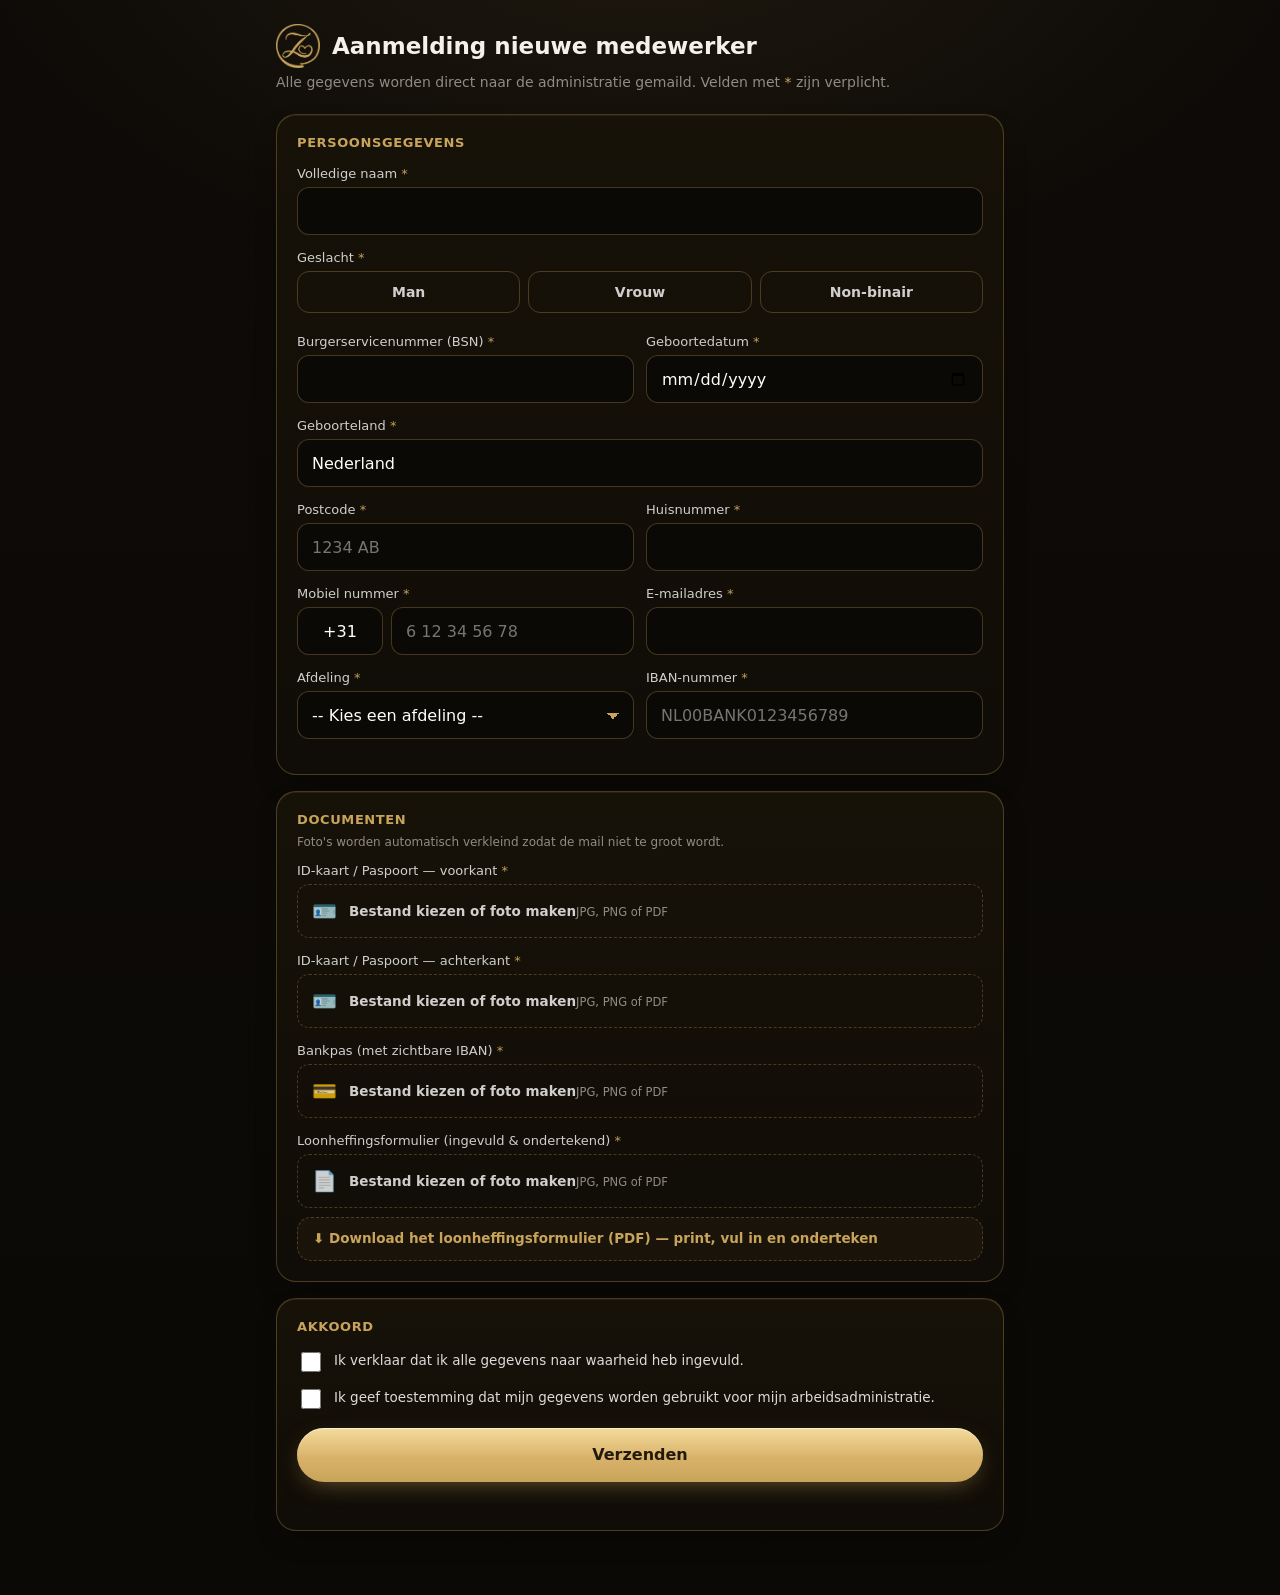
<file: aanmelden/index.html>
<!DOCTYPE html>
<html lang="nl">
<head>
<meta charset="utf-8">
<meta name="viewport" content="width=device-width, initial-scale=1, viewport-fit=cover">
<title>Aanmelden — 't Zusje Roermond</title>
<link rel="icon" type="image/png" href="../favicon.png">
<link rel="apple-touch-icon" href="../favicon.png">
<style>
:root{--gold:#c8a45b;--gold-bright:#f0d28a;--bg:#0b0906;--bg2:#120d08;--line:rgba(200,164,91,.3);--muted:rgba(245,241,232,.55);--grad-gold:linear-gradient(180deg,#f4dc9c 0%,#d9b26a 55%,#c8a45b 100%);--ease:cubic-bezier(.4,0,.2,1)}
*,*::before,*::after{box-sizing:border-box}
html,body{margin:0;background:radial-gradient(ellipse 90% 45% at 50% -8%, rgba(200,164,91,.10), transparent 60%),linear-gradient(180deg,#0d0a07,#0b0906);color:#f5f1e8;font-family:Inter,ui-sans-serif,system-ui,-apple-system,"Segoe UI",sans-serif;-webkit-font-smoothing:antialiased}
.wrap{max-width:760px;margin:0 auto;padding:24px 16px calc(48px + env(safe-area-inset-bottom))}

.backbtn{display:inline-block;border:1px solid var(--line);background:transparent;color:var(--gold);
  font-family:inherit;font-size:13px;font-weight:600;padding:9px 16px;border-radius:999px;cursor:pointer;
  margin-bottom:16px;text-decoration:none}
.backbtn:hover{background:#1a1a1a;border-color:var(--gold)}
.head{display:flex;align-items:center;gap:12px;margin-bottom:6px}
.head img{width:44px;height:44px;object-fit:contain}
h1{font-size:23px;font-weight:600;margin:0}
.sub{color:var(--muted);font-size:14px;margin:0 0 24px}

.card{border:1px solid var(--line);border-radius:20px;background:linear-gradient(180deg,#171208,#100c07);padding:20px;margin-bottom:16px;box-shadow:0 12px 30px -14px rgba(0,0,0,.6),inset 0 1px 0 rgba(240,210,138,.07)}
.card h2{font-size:13px;font-weight:700;margin:0 0 16px;color:var(--gold);
  text-transform:uppercase;letter-spacing:.6px}

.field{margin-bottom:15px}
.field:last-child{margin-bottom:0}
label{display:block;font-size:13px;color:rgba(255,255,255,.8);margin:0 0 6px;font-weight:500}
.req{color:var(--gold)}
input[type=text],input[type=date],input[type=tel],input[type=email],select{
  width:100%;min-height:48px;border:1px solid var(--line);border-radius:12px;background:var(--bg);color:#fff;
  font-size:16px;padding:0 14px;outline:none;font-family:inherit}
select{appearance:none;background-image:linear-gradient(45deg,transparent 50%,var(--gold) 50%),linear-gradient(135deg,var(--gold) 50%,transparent 50%);
  background-position:calc(100% - 20px) 21px,calc(100% - 14px) 21px;background-size:6px 6px,6px 6px;background-repeat:no-repeat;padding-right:40px}
input:focus,select:focus{border-color:var(--gold);box-shadow:0 0 0 4px rgba(200,164,91,.15),0 0 20px -8px rgba(200,164,91,.4)}
.row{display:flex;gap:12px;flex-wrap:wrap}
.row>.field{flex:1;min-width:150px}
.hint{font-size:12px;color:var(--muted);margin-top:5px}

/* radio's */
.radios{display:flex;gap:8px;flex-wrap:wrap}
.radio{flex:1;min-width:100px;position:relative}
.radio input{position:absolute;opacity:0;width:0;height:0}
.radio span{display:block;text-align:center;border:1px solid var(--line);border-radius:12px;padding:12px 8px;
  font-size:14px;font-weight:600;cursor:pointer;transition:all .15s ease}
.radio input:checked+span{background:var(--grad-gold);color:#241a0c;border-color:transparent;box-shadow:0 4px 12px -4px rgba(200,164,91,.5)}
.radio input:focus-visible+span{box-shadow:0 0 0 3px rgba(200,164,91,.3)}

/* uploads */
.upload{border:1px dashed var(--line);border-radius:12px;padding:14px;display:flex;align-items:center;gap:12px;
  cursor:pointer;transition:border-color .15s ease,background .15s ease}
.upload:hover{border-color:var(--gold);background:rgba(200,164,91,.05)}
.upload.filled{border-style:solid;border-color:var(--gold);background:rgba(200,164,91,.1);box-shadow:0 0 18px -8px rgba(200,164,91,.35)}
.upload input{display:none}
.upload .ico{font-size:20px;flex:0 0 auto}
.upload .txt{flex:1;min-width:0}
.upload .name{font-size:13.5px;font-weight:600;overflow:hidden;text-overflow:ellipsis;white-space:nowrap}
.upload .meta{font-size:11.5px;color:var(--muted);margin-top:2px}

/* akkoord */
.check{display:flex;align-items:flex-start;gap:10px;margin-bottom:12px}
.check input{width:20px;height:20px;accent-color:var(--gold);flex:0 0 auto;margin-top:2px}
.check label{margin:0;font-size:13.5px;line-height:1.5;color:rgba(255,255,255,.85)}

.btn{width:100%;min-height:54px;border:none;background:var(--grad-gold);color:#241a0c;
  border-radius:999px;font-size:16px;font-weight:800;cursor:pointer;font-family:inherit;margin-top:4px;box-shadow:0 8px 24px -8px rgba(200,164,91,.5),inset 0 1px 0 rgba(255,255,255,.5);transition:all .18s var(--ease)}
.btn:hover:not(:disabled){filter:brightness(1.06);transform:translateY(-1px)}
.btn:disabled{opacity:.5;cursor:not-allowed}
.msg{margin-top:14px;padding:14px 16px;border-radius:12px;font-size:14px;line-height:1.5;display:none}
.msg.err{display:block;background:rgba(255,107,107,.12);border:1px solid rgba(255,107,107,.45);color:#ff9b9b}
.msg.ok{display:block;background:rgba(200,164,91,.12);border:1px solid var(--gold);color:var(--gold)}
.progress{font-size:13px;color:var(--muted);text-align:center;margin-top:10px;min-height:18px}

#done{display:none;text-align:center;padding:40px 20px}
#done .big{font-size:48px;margin-bottom:12px}
#done h2{font-size:22px;margin:0 0 8px;color:var(--gold)}
#done p{color:var(--muted);font-size:14px;line-height:1.6;margin:0 0 20px}
#done button{min-height:48px;padding:0 24px;border:1px solid var(--gold);background:transparent;color:var(--gold);
  border-radius:24px;font-size:15px;font-weight:600;cursor:pointer;font-family:inherit}
.dlform{display:block;margin-top:9px;padding:11px 15px;border:1px dashed var(--line);border-radius:14px;
  color:var(--gold);font-size:13.5px;font-weight:600;text-decoration:none;line-height:1.45;
  background:rgba(200,164,91,.05);transition:all .18s var(--ease)}
.dlform:hover{border-color:var(--gold);background:rgba(200,164,91,.12)}
</style>
</head>
<body>
<div class="wrap">
  <div id="formView">
    <div class="head">
      <img src="../logo.png" alt="">
      <h1>Aanmelding nieuwe medewerker</h1>
    </div>
    <p class="sub">Alle gegevens worden direct naar de administratie gemaild. Velden met <span class="req">*</span> zijn verplicht.</p>

    <form id="signupForm" novalidate>
      <div class="card">
        <h2>Persoonsgegevens</h2>

        <div class="field">
          <label for="fullName">Volledige naam <span class="req">*</span></label>
          <input type="text" id="fullName" name="fullName" autocomplete="name" required>
        </div>

        <div class="field">
          <label>Geslacht <span class="req">*</span></label>
          <div class="radios">
            <label class="radio"><input type="radio" name="gender" value="Man"><span>Man</span></label>
            <label class="radio"><input type="radio" name="gender" value="Vrouw"><span>Vrouw</span></label>
            <label class="radio"><input type="radio" name="gender" value="Non-binair"><span>Non-binair</span></label>
          </div>
        </div>

        <div class="row">
          <div class="field">
            <label for="bsn">Burgerservicenummer (BSN) <span class="req">*</span></label>
            <input type="text" id="bsn" name="bsn" inputmode="numeric" required>
          </div>
          <div class="field">
            <label for="birthDate">Geboortedatum <span class="req">*</span></label>
            <input type="date" id="birthDate" name="birthDate" required>
          </div>
        </div>

        <div class="field">
          <label for="birthCountry">Geboorteland <span class="req">*</span></label>
          <input type="text" id="birthCountry" name="birthCountry" value="Nederland" required>
        </div>

        <div class="row">
          <div class="field">
            <label for="postcode">Postcode <span class="req">*</span></label>
            <input type="text" id="postcode" name="postcode" placeholder="1234 AB" required>
          </div>
          <div class="field">
            <label for="houseNumber">Huisnummer <span class="req">*</span></label>
            <input type="text" id="houseNumber" name="houseNumber" required>
          </div>
        </div>

        <div class="row">
          <div class="field">
            <label for="mobile">Mobiel nummer <span class="req">*</span></label>
            <div style="display:grid;grid-template-columns:86px 1fr;gap:8px">
              <input type="tel" id="landcode" value="+31" aria-label="Landcode" style="text-align:center">
              <input type="tel" id="mobile" name="mobile" placeholder="6 12 34 56 78" required>
            </div>
          </div>
          <div class="field">
            <label for="email">E-mailadres <span class="req">*</span></label>
            <input type="email" id="email" name="email" autocomplete="email" required>
          </div>
        </div>

        <div class="row">
          <div class="field">
            <label for="department">Afdeling <span class="req">*</span></label>
            <select id="department" name="department" required>
              <option value="">-- Kies een afdeling --</option>
              <option>Bediening</option>
              <option>Keuken</option>
              <option>Spoelkeuken</option>
              <option>Schoonmaak</option>
            </select>
          </div>
          <div class="field">
            <label for="iban">IBAN-nummer <span class="req">*</span></label>
            <input type="text" id="iban" name="iban" placeholder="NL00BANK0123456789" required>
          </div>
        </div>
      </div>

      <div class="card">
        <h2>Documenten</h2>
        <p class="hint" style="margin:-8px 0 14px">Foto's worden automatisch verkleind zodat de mail niet te groot wordt.</p>

        <div class="field">
          <label>ID-kaart / Paspoort — voorkant <span class="req">*</span></label>
          <label class="upload" data-for="id_front">
            <span class="ico">🪪</span>
            <span class="txt"><span class="name">Bestand kiezen of foto maken</span><span class="meta">JPG, PNG of PDF</span></span>
            <input type="file" id="id_front" accept=".jpg,.jpeg,.png,.pdf,image/*">
          </label>
        </div>

        <div class="field">
          <label>ID-kaart / Paspoort — achterkant <span class="req">*</span></label>
          <label class="upload" data-for="id_back">
            <span class="ico">🪪</span>
            <span class="txt"><span class="name">Bestand kiezen of foto maken</span><span class="meta">JPG, PNG of PDF</span></span>
            <input type="file" id="id_back" accept=".jpg,.jpeg,.png,.pdf,image/*">
          </label>
        </div>

        <div class="field">
          <label>Bankpas (met zichtbare IBAN) <span class="req">*</span></label>
          <label class="upload" data-for="bank_card">
            <span class="ico">💳</span>
            <span class="txt"><span class="name">Bestand kiezen of foto maken</span><span class="meta">JPG, PNG of PDF</span></span>
            <input type="file" id="bank_card" accept=".jpg,.jpeg,.png,.pdf,image/*">
          </label>
        </div>

        <div class="field">
          <label>Loonheffingsformulier (ingevuld &amp; ondertekend) <span class="req">*</span></label>
          <label class="upload" data-for="tax_form">
            <span class="ico">📄</span>
            <span class="txt"><span class="name">Bestand kiezen of foto maken</span><span class="meta">JPG, PNG of PDF</span></span>
            <input type="file" id="tax_form" accept=".jpg,.jpeg,.png,.pdf,image/*">
          </label>
          <a class="dlform" href="https://download.belastingdienst.nl/belastingdienst/docs/model_opgaaf_gegevens_loonheffingen_lh0082z12fol.pdf" target="_blank" rel="noopener">
            ⬇️ Download het loonheffingsformulier (PDF) — print, vul in en onderteken
          </a>
        </div>
      </div>

      <div class="card">
        <h2>Akkoord</h2>
        <div class="check">
          <input type="checkbox" id="confirm_correct">
          <label for="confirm_correct">Ik verklaar dat ik alle gegevens naar waarheid heb ingevuld.</label>
        </div>
        <div class="check">
          <input type="checkbox" id="confirm_privacy">
          <label for="confirm_privacy">Ik geef toestemming dat mijn gegevens worden gebruikt voor mijn arbeidsadministratie.</label>
        </div>

        <button type="submit" class="btn" id="submitBtn">Verzenden</button>
        <div class="progress" id="progress"></div>
        <div class="msg" id="msg"></div>
      </div>
    </form>
  </div>

  <div id="done">
    <div class="big">✅</div>
    <h2>Bedankt voor je aanmelding!</h2>
    <p>De gegevens en documenten zijn verstuurd naar de administratie.<br>Je hoeft verder niets te doen.</p>
    <button type="button" id="againBtn">Nog een aanmelding invullen</button>
  </div>
</div>

<script>
(function(){
  // Apps Script dat de mail met bijlagen naar roermond@zusje.nl stuurt
  const SCRIPT_URL = "https://script.google.com/macros/s/AKfycbx6XXMHSoVzK_YWDLSq16mtLCgaiT5tpUDcjieL1RUgyUH71VGdkr2II8nqudqjcMYY/exec";

  const $ = id => document.getElementById(id);
  const form = $('signupForm'), btn = $('submitBtn'), msg = $('msg'), prog = $('progress');
  const FILES = ['id_front','id_back','bank_card','tax_form'];
  const MAX_DIM = 1600, JPEG_Q = 0.72, MAX_TOTAL = 18 * 1024 * 1024;

  // Bestandsnaam tonen zodra er iets gekozen is
  FILES.forEach(id=>{
    const input = $(id), box = input.closest('.upload');
    input.addEventListener('change', ()=>{
      const f = input.files && input.files[0];
      box.classList.toggle('filled', !!f);
      box.querySelector('.name').textContent = f ? f.name : 'Bestand kiezen of foto maken';
      box.querySelector('.meta').textContent = f ? (Math.round(f.size/1024) + ' KB') : 'JPG, PNG of PDF';
    });
  });

  function showMsg(type, html){ msg.className = 'msg ' + type; msg.innerHTML = html; }
  function clearMsg(){ msg.className = 'msg'; msg.innerHTML = ''; }

  // Afbeeldingen verkleinen zodat de mail binnen de limiet blijft (PDF blijft ongemoeid)
  function processFile(file){
    return new Promise((resolve, reject)=>{
      if(!file.type.startsWith('image/')){
        const r = new FileReader();
        r.onload = ()=> resolve({ data:(r.result+'').split(',')[1]||'', name:file.name, type:file.type||'application/octet-stream' });
        r.onerror = reject;
        r.readAsDataURL(file);
        return;
      }
      const r = new FileReader();
      r.onload = ()=>{
        const img = new Image();
        img.onload = ()=>{
          let {width:w, height:h} = img;
          const scale = Math.min(1, MAX_DIM/Math.max(w,h));
          w = Math.round(w*scale); h = Math.round(h*scale);
          const c = document.createElement('canvas');
          c.width = w; c.height = h;
          const ctx = c.getContext('2d');
          ctx.fillStyle = '#fff'; ctx.fillRect(0,0,w,h);
          ctx.drawImage(img, 0, 0, w, h);
          const dataUrl = c.toDataURL('image/jpeg', JPEG_Q);
          const base = file.name.replace(/\.[^.]+$/,'');
          resolve({ data:dataUrl.split(',')[1], name: base + '.jpg', type:'image/jpeg' });
        };
        img.onerror = reject;
        img.src = r.result;
      };
      r.onerror = reject;
      r.readAsDataURL(file);
    });
  }

  function validate(){
    const errors = [];
    const val = id => ($(id).value||'').trim();
    if(!val('fullName')) errors.push('Vul de volledige naam in.');
    if(!document.querySelector('input[name="gender"]:checked')) errors.push('Kies een geslacht.');
    if(!/^\d{8,9}$/.test(val('bsn').replace(/\s/g,''))) errors.push('Controleer het BSN (8 of 9 cijfers).');
    if(!val('birthDate')) errors.push('Vul de geboortedatum in.');
    if(!val('birthCountry')) errors.push('Vul het geboorteland in.');
    if(!val('postcode')) errors.push('Vul de postcode in.');
    if(!val('houseNumber')) errors.push('Vul het huisnummer in.');
    const landcode = val('landcode').replace(/\s/g,'') || '+31';
    let mobiel = val('mobile').replace(/\D/g,'');
    if(mobiel.startsWith('0')) mobiel = mobiel.slice(1);
    if(!/^\+\d{1,3}$/.test(landcode)) errors.push('Controleer de landcode (bijv. +31).');
    else if(landcode === '+31' && !/^6\d{8}$/.test(mobiel)) errors.push('Controleer het mobiele nummer (bijv. 6 12 34 56 78).');
    else if(landcode !== '+31' && !/^\d{6,12}$/.test(mobiel)) errors.push('Controleer het mobiele nummer.');
    if(!/^[^@\s]+@[^@\s]+\.[^@\s]+$/.test(val('email'))) errors.push('Controleer het e-mailadres.');
    if(!val('department')) errors.push('Kies een afdeling.');
    const iban = val('iban').toUpperCase().replace(/\s/g,'');
    if(!/^NL\d{2}[A-Z]{4}\d{10}$/.test(iban)) errors.push('Controleer de IBAN (bijv. NL00BANK0123456789).');
    FILES.forEach(id=>{ if(!$(id).files || !$(id).files.length) errors.push('Upload alle vier de documenten.'); });
    if(!$('confirm_correct').checked || !$('confirm_privacy').checked) errors.push('Zet beide vinkjes onderaan.');
    return [...new Set(errors)];
  }

  form.addEventListener('submit', async e=>{
    e.preventDefault();
    clearMsg();
    const errors = validate();
    if(errors.length){ showMsg('err', errors.join('<br>')); window.scrollTo({top:document.body.scrollHeight, behavior:'smooth'}); return; }

    btn.disabled = true; btn.textContent = 'Verzenden…';
    prog.textContent = 'Documenten voorbereiden…';
    try{
      const processed = {};
      let total = 0;
      for(let i=0;i<FILES.length;i++){
        const id = FILES[i];
        prog.textContent = 'Document ' + (i+1) + ' van ' + FILES.length + ' voorbereiden…';
        processed[id] = await processFile($(id).files[0]);
        total += (processed[id].data.length * 3) / 4;
      }
      if(total > MAX_TOTAL) throw new Error('De documenten zijn samen te groot (' + Math.round(total/1024/1024) + ' MB). Maak de fotos kleiner en probeer opnieuw.');

      // Telefoonnummer als één kopieerbaar internationaal nummer
      let mobiel = ($('mobile').value||'').replace(/\D/g,'');
      if(mobiel.startsWith('0')) mobiel = mobiel.slice(1);
      const telefoon = (($('landcode').value||'+31').replace(/\s/g,'')) + mobiel;
      // Geboortedatum als dd-mm-jjjj (direct kopieerbaar)
      const gd = ($('birthDate').value||'').split('-');
      const geboortedatum = gd.length === 3 ? gd[2] + '-' + gd[1] + '-' + gd[0] : $('birthDate').value;

      const velden = {};
      ['fullName','bsn','birthCountry','postcode','houseNumber','email','department','iban']
        .forEach(k => velden[k] = ($(k).value||'').trim());
      velden.birthDate = geboortedatum;
      velden.mobile = telefoon;
      velden.gender = document.querySelector('input[name="gender"]:checked').value;

      // Bijlagen: eerst wat het is, dan de naam van de medewerker
      const LABELS = { id_front:'ID voorkant', id_back:'ID achterkant', bank_card:'Bankpas', tax_form:'Loonheffingsformulier' };
      const files = FILES.map(id => {
        const ext = (processed[id].name.match(/\.[^.]+$/) || [''])[0];
        return { name: LABELS[id] + ' - ' + velden.fullName + ext, mime: processed[id].type, data: processed[id].data };
      });

      prog.textContent = 'Versturen naar de administratie…';
      const r = await fetch(SCRIPT_URL, { method:'POST', body: JSON.stringify({ type:'medewerker', velden, files }) });
      let ok = r.ok;
      try{ const j = await r.json(); ok = ok && j && j.ok !== false; }catch(_){}
      if(!ok) throw new Error('De administratie kon het formulier niet ontvangen.');

      $('formView').style.display = 'none';
      $('done').style.display = 'block';
      window.scrollTo({top:0});
    }catch(err){
      showMsg('err', (err && err.message) ? err.message : 'Er ging iets mis bij het verzenden. Probeer het opnieuw.');
    }finally{
      btn.disabled = false; btn.textContent = 'Verzenden'; prog.textContent = '';
    }
  });

  $('againBtn').addEventListener('click', ()=>{
    form.reset();
    FILES.forEach(id=>{
      const box = $(id).closest('.upload');
      box.classList.remove('filled');
      box.querySelector('.name').textContent = 'Bestand kiezen of foto maken';
      box.querySelector('.meta').textContent = 'JPG, PNG of PDF';
    });
    clearMsg();
    $('done').style.display = 'none';
    $('formView').style.display = 'block';
  });
})();
</script>
</body>
</html>
</file>
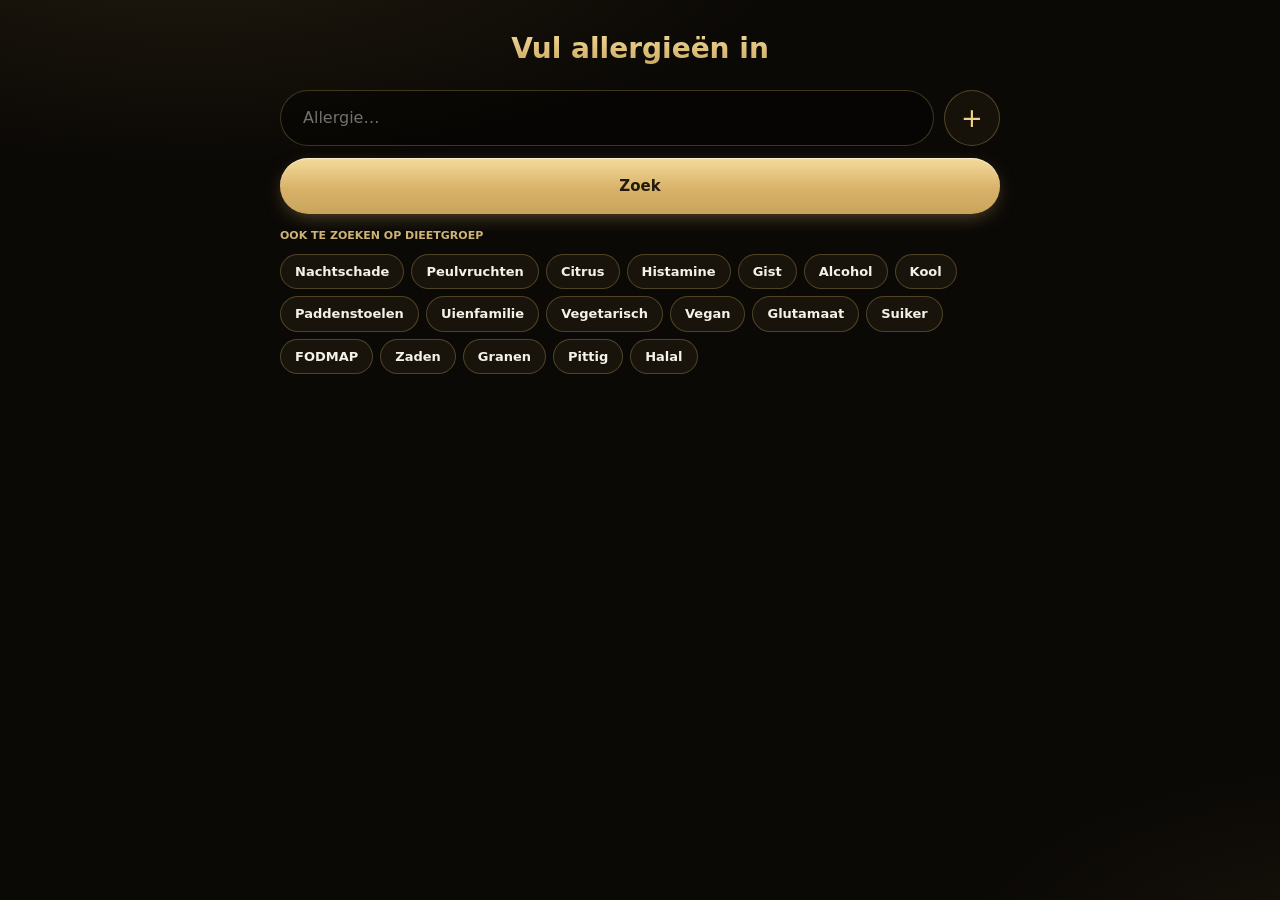
<file: allergenen/index.html>
<!DOCTYPE html>
<html lang="nl">
<head>
<meta charset="utf-8">
<meta name="viewport" content="width=device-width, initial-scale=1, maximum-scale=1, viewport-fit=cover">
<title>Allergenenzoeker</title>

<meta name="theme-color" content="#0b0b0b">
<meta name="mobile-web-app-capable" content="yes">
<meta name="apple-mobile-web-app-capable" content="yes">
<meta name="apple-mobile-web-app-status-bar-style" content="black-translucent">
<meta name="apple-mobile-web-app-title" content="Allergenen">
<meta name="application-name" content="Allergenen">
<meta name="format-detection" content="telephone=no">
<link rel="icon" type="image/png" href="favicon.png">
<link rel="apple-touch-icon" href="favicon.png">
<link rel="shortcut icon" href="favicon.png">
<link rel="manifest" href="manifest.json">

<style>
html,body{margin:0;padding:0;background:#0b0906;color:#f5f1e8}
body::before{content:"";position:fixed;inset:0;pointer-events:none;z-index:0;
  background:
    radial-gradient(ellipse 90% 50% at 15% -8%, rgba(200,164,91,.11), transparent 55%),
    radial-gradient(ellipse 60% 45% at 105% 108%, rgba(200,164,91,.07), transparent 55%)}
#aj-app,#aj-app *,#aj-app *::before,#aj-app *::after{
  box-sizing:border-box !important;
  font-family:Inter,ui-sans-serif,system-ui,-apple-system,BlinkMacSystemFont,"Segoe UI",sans-serif !important;
  letter-spacing:normal !important;
  line-height:1.5 !important;
  color:#f5f1e8 !important;
  -webkit-font-smoothing:antialiased;
}
#aj-app{min-height:100dvh;padding-top:env(safe-area-inset-top);padding-bottom:env(safe-area-inset-bottom);position:relative;z-index:1}
.wrap{max-width:860px;margin:0 auto;padding:28px 16px 48px}
.hero{min-height:32dvh;display:flex;align-items:center;justify-content:center}
.hero-inner{width:100%;max-width:720px}
#aj-app .title{margin:0 0 20px;text-align:center;font-size:28px;font-weight:650;
  background:linear-gradient(180deg,#f4dc9c,#c8a45b) !important;
  -webkit-background-clip:text !important;background-clip:text !important;
  -webkit-text-fill-color:transparent !important}

/* Zoekvelden */
.search-row{display:flex;gap:10px;align-items:center}
.search{flex:1;min-height:56px;border:1px solid rgba(200,164,91,.3);border-radius:999px;padding:0 22px;font-size:16px;outline:none;
  background:rgba(0,0,0,.35);color:#f5f1e8;transition:all .2s cubic-bezier(.4,0,.2,1)}
#aj-app .search::placeholder{color:#f5f1e8 !important;opacity:.45}
.search:focus{border-color:#c8a45b;box-shadow:0 0 0 4px rgba(200,164,91,.16), 0 0 26px -8px rgba(200,164,91,.45)}
#aj-app .btn{min-height:56px;padding:0 24px;border:none;border-radius:999px;
  background:linear-gradient(180deg,#f4dc9c 0%,#d9b26a 55%,#c8a45b 100%);color:#241a0c !important;
  font-size:15px;font-weight:700;cursor:pointer;
  box-shadow:0 6px 20px -6px rgba(200,164,91,.5), inset 0 1px 0 rgba(255,255,255,.5);
  transition:all .18s cubic-bezier(.4,0,.2,1)}
#aj-app .btn:hover{filter:brightness(1.06);transform:translateY(-1px)}
#aj-app .btn:active{transform:scale(.97)}
.search-fields{display:flex;flex-direction:column;gap:10px;margin-bottom:12px}
.field-row{display:flex;gap:10px;align-items:center}
#aj-app .fieldbtn{flex:0 0 auto;width:56px;height:56px;border:1px solid rgba(200,164,91,.35);border-radius:999px;
  background:rgba(200,164,91,.06);color:#f0d28a !important;font-size:26px;line-height:1 !important;font-weight:400;cursor:pointer;
  display:grid;place-items:center;transition:all .18s cubic-bezier(.4,0,.2,1)}
#aj-app .fieldbtn:hover{background:rgba(200,164,91,.16);border-color:rgba(200,164,91,.6);transform:translateY(-1px)}
#aj-app .fieldbtn:active{transform:scale(.95)}
.btn-search{width:100%}

/* Resultaten */
.results-shell{margin-top:12px}
.results-meta{margin:0 0 14px;font-size:13px;color:#f5f1e8;opacity:.6}
.results{display:grid;gap:12px}
.card{border:1px solid rgba(200,164,91,.24);border-radius:20px;overflow:hidden;
  background:linear-gradient(180deg,#16110a,#100c07);
  box-shadow:0 8px 22px -10px rgba(0,0,0,.55), inset 0 1px 0 rgba(255,255,255,.02);
  transition:border-color .2s cubic-bezier(.4,0,.2,1), box-shadow .2s cubic-bezier(.4,0,.2,1)}
.card:hover{border-color:rgba(200,164,91,.5);box-shadow:0 14px 34px -12px rgba(0,0,0,.6), 0 0 24px -10px rgba(200,164,91,.3)}
.card-head{display:flex;align-items:center;justify-content:space-between;gap:12px;padding:16px 18px 12px}
.card-title{margin:0;font-size:17px;font-weight:650;color:#f5f1e8 !important}
.card-main{padding:0 18px 14px}
#aj-app .label{margin:0 0 6px;font-size:11px;color:#f0d28a !important;text-transform:uppercase;letter-spacing:.6px !important;font-weight:700}
.hit-list{margin:0;padding-left:18px}
.hit-list li{margin:5px 0;color:#f5f1e8}
.toggle{width:34px;height:34px;border:1px solid rgba(200,164,91,.35);
  background:linear-gradient(180deg,#f4dc9c,#c8a45b);border-radius:999px;display:grid;place-items:center;cursor:pointer;flex:0 0 auto;
  transition:all .18s cubic-bezier(.4,0,.2,1)}
.toggle:hover{filter:brightness(1.08)}
#aj-app .chev{display:inline-block;font-size:14px;color:#241a0c !important;font-weight:700;transition:transform .18s cubic-bezier(.4,0,.2,1)}
details[open] .chev{transform:rotate(90deg)}
details{border-top:1px solid rgba(200,164,91,.18);background:rgba(0,0,0,.2)}
summary{list-style:none;cursor:pointer;padding:11px 18px;font-size:13px;color:#f5f1e8;opacity:.7;transition:opacity .15s}
summary:hover{opacity:1}
summary::-webkit-details-marker{display:none}
.detail-wrap{padding:0 18px 16px;display:grid;gap:8px}
.comp{border:1px solid rgba(200,164,91,.2);border-radius:14px;padding:11px 14px;background:rgba(255,255,255,.02)}
#aj-app .comp-name{margin:0 0 6px;font-size:14px;font-weight:650;color:#f0d28a !important}
.comp ul{margin:0;padding-left:18px}
.comp li{margin:4px 0;font-size:13px;color:#f5f1e8;opacity:.85}
#aj-app .empty{border:1px dashed rgba(200,164,91,.35);border-radius:18px;padding:30px 16px;text-align:center;color:#f5f1e8 !important;opacity:.7}
.hidden{display:none !important}
@media (max-width:640px){
  .wrap{padding:20px 12px 32px}
  .hero{min-height:28vh}
  .title{font-size:24px}
  .search-row{gap:8px}
  .search{min-height:52px;font-size:15px;padding:0 18px}
  .btn{min-height:52px;padding:0 18px}
  .fieldbtn{width:52px;height:52px;font-size:24px}
  .field-row{gap:8px}
  .card-head{padding:13px 15px 10px}
  .card-main{padding:0 15px 12px}
  summary{padding:10px 15px}
  .detail-wrap{padding:0 15px 13px}
}

/* Suggesties voor dieetgroepen */
#aj-app .groepen{margin:14px 0 4px}
#aj-app .groepen-kop{font-size:11px;font-weight:700;letter-spacing:.6px;text-transform:uppercase;
  color:#f0d28a !important;margin-bottom:9px;opacity:.85}
#aj-app .chips{display:flex;flex-wrap:wrap;gap:7px}
#aj-app .chip{border:1px solid rgba(200,164,91,.32);border-radius:999px;padding:7px 14px;font-size:13px;
  font-weight:600;color:#f5f1e8 !important;background:rgba(200,164,91,.07);cursor:pointer;
  font-family:inherit !important;transition:all .16s cubic-bezier(.4,0,.2,1)}
#aj-app .chip:hover{background:rgba(200,164,91,.2);border-color:rgba(200,164,91,.6);transform:translateY(-1px)}
#aj-app .chip:active{transform:scale(.96)}
</style>
</head>

<body>
<div id="protectedApp">

<div id="aj-app">
  <div class="wrap">
    <section id="hero" class="hero">
      <div class="hero-inner">
        <h1 class="title">Vul allergieën in</h1>
        <div id="searchFields" class="search-fields">
          <div class="field-row">
            <input id="q" class="search allergy-input" type="text" aria-label="Allergie 1" placeholder="Allergie…">
            <button id="addField" class="fieldbtn addbtn" type="button" aria-label="Extra allergie toevoegen" title="Extra allergie toevoegen">+</button>
          </div>
        </div>
        <button id="searchBtn" class="btn btn-search" type="button">Zoek</button>
        <div class="groepen">
          <div class="groepen-kop">Ook te zoeken op dieetgroep</div>
          <div class="chips">
            <button type="button" class="chip">Nachtschade</button>
            <button type="button" class="chip">Peulvruchten</button>
            <button type="button" class="chip">Citrus</button>
            <button type="button" class="chip">Histamine</button>
            <button type="button" class="chip">Gist</button>
            <button type="button" class="chip">Alcohol</button>
            <button type="button" class="chip">Kool</button>
            <button type="button" class="chip">Paddenstoelen</button>
            <button type="button" class="chip">Uienfamilie</button>
            <button type="button" class="chip">Vegetarisch</button>
            <button type="button" class="chip">Vegan</button>
            <button type="button" class="chip">Glutamaat</button>
            <button type="button" class="chip">Suiker</button>
            <button type="button" class="chip">FODMAP</button>
            <button type="button" class="chip">Zaden</button>
            <button type="button" class="chip">Granen</button>
            <button type="button" class="chip">Pittig</button>
            <button type="button" class="chip">Halal</button>
          </div>
        </div>

      </div>
    </section>

    <section id="resultsShell" class="results-shell hidden">
      <p id="resultsMeta" class="results-meta"></p>
      <div id="results" class="results"></div>
    </section>
  </div>
</div>

<script>
let DATA = [];
fetch("data.json").then(r => r.json()).then(d => { DATA = d; }).catch(e => { console.error("Kon data.json niet laden:", e); });

function normalize(str) {
  return (str || "")
    .toLowerCase()
    .normalize("NFD")
    .replace(/[\u0300-\u036f]/g, "")
    .replace(/[^a-z0-9% ]/g, " ")
    .replace(/\s+/g, " ")
    .trim();
}

function escapeHtml(str) {
  return String(str)
    .replace(/&/g,'&amp;')
    .replace(/</g,'&lt;')
    .replace(/>/g,'&gt;')
    .replace(/"/g,'&quot;');
}

function parseTerms(input) {
  return input.split(",").map(s => normalize(s)).filter(Boolean);
}

function escapeRegex(str) {
  return str.replace(/[.*+?^${}()|[\]\\]/g, "\\$&");
}

function containsWholeTerm(bag, term) {
  const pattern = new RegExp("(^|\\s)" + escapeRegex(term) + "(?=$|\\s)");
  return pattern.test(bag);
}

function ingredientBag(c) {
  return normalize([c.name, c.resolvedName, ...(c.ingredients || [])].join(" "));
}

function allergenBag(c) {
  return normalize((c.allergens || []).join(" "));
}

const ALLERGEN_GROUPS = {
  "gluten":["gluten","tarwe","tarwebloem","tarwemeel","tarwezetmeel","tarwegriesmeel","tarwevezel","tarwegluten","tarwemoutmeel","tarwezuurdesem","durum","durumtarwe","durumgriesmeel","rogge","roggebloem","gerst","gerstemout","gerstemoutextract","gerstevlokken","spelt","kamut","haver","havermout","mout","moutextract","couscous","bulgur","seitan","paneermeel","broodkruim","broodkruimels","panko","orzo","grissini","croutons","naan","naanta"],
  "melk":["melk","koemelk","volle melk","magere melk","halfvolle melk","melkpoeder","melkeiwit","melkeiwitten","melkvet","melkbestanddelen","melkchocolade","room","slagroom","zure room","kookroom","roomboter","boter","botervet","karnemelk","karnemelkpoeder","karne","wei","weipoeder","weipermeaat","wei eiwit","yoghurt","labneh","kaas","cheddar","mozzarella","parmezaan","parmezaanse","parmigiano","manchego","gorgonzola","geitenkaas","geitenmelk","brie","camembert","feta","ricotta","mascarpone","gouda","gecondenseerde melk","condens"],
  "lactose":["lactose","melk","koemelk","volle melk","magere melk","melkpoeder","melkeiwit","melkeiwitten","room","slagroom","zure room","kookroom","roomboter","boter","botervet","karnemelk","wei","weipoeder","weipermeaat","yoghurt","labneh","kaas","cheddar","mozzarella","parmezaan","manchego","gorgonzola","geitenkaas","brie","feta","ricotta","mascarpone","gouda","gecondenseerde melk"],
  "ei":["ei","eieren","eigeel","eidooier","eiwit","eipoeder","ei eiwit","ei eiwitpoeder","kippenei","kippenei eiwitpoeder","scharrelei","scharreleigeel","scharrel eigeel","scharreleiwit","heelei","scharrelheelei","meringue"],
  "vis":["vis","zalm","tonijn","kabeljauw","koolvis","pollak","heek","pangasius","schol","pladijs","haring","ansjovis","sardine","makreel","forel","vissaus","vispoeder","visextract","surimi","kibbeling","wijting"],
  "schaaldieren":["schaaldieren","schelpdieren","garnaal","garnalen","gamba","gambas","gamba s","scampi","kreeft","rivierkreeft","rivierkreeftjes","krab","langoustine","witpootgarnaal","noorse garnalen","noorse garnaal","penaeidea"],
  "weekdieren":["weekdieren","inktvis","mossel","mosselen","oester","oesters","octopus","calamari","zeeoor","sint jakobsschelp","slak","escargot"],
  "pinda":["pinda","pindas","pinda s","pindakaas","aardnoot","arachide"],
  "noten":["noten","amandel","amandelen","hazelnoot","walnoot","cashew","cashewnoot","pecan","pistache","macadamia","paranoot","notenmix","pijnboompitten"],
  "soja":["soja","sojabonen","sojaboon","sojasaus","soja eiwit","sojaeiwit","soja lecithine","sojalecithine","sojabloem","sojaolie","sojapasta","edamame","tofu","tempeh","miso"],
  "sesam":["sesam","sesamzaad","sesamolie","sesampasta","sesamzaadpasta","tahin","tahini","za atar","gomasio"],
  "mosterd":["mosterd","mosterdzaad","mosterdmeel","mosterdzaadpoeder","dijon"],
  "selderij":["selderij","knolselderij","bleekselderij","selderijzaad","selderijblad"],
  "sulfieten":["sulfieten","sulfiet","zwaveldioxide","natriumdisulfiet","natriummetabisulfiet","kaliumdisulfiet","disulfiet","e220","e221","e222","e223","e224","e225","e226","e227","e228","wijn","rode wijn","witte wijn","sherry","balsamico"],
  "lupine":["lupine","lupinemeel"]
};


/* ===== Dieet- en voedselgroepen =====
   Deze groepen klappen ALLEEN uit wanneer je de groepsnaam zelf zoekt.
   Zo blijft zoeken op "tomaat" gewoon tomaat, terwijl "nachtschade" de hele
   familie toont. Losse ingrediënten blijven dus onveranderd werken. */

const G_NACHTSCHADE = [
  "tomaat","tomaten","tomatenpuree","tomatenconcentraat","tomatensap","tomatensoep","tomatensaus",
  "tomatenketchup","ketchup","pruimtomaten","gepofte tomaat","zongedroogde tomaat","zongedroogde tomaten",
  "passata","marinarasaus","bruschetta salsa","salsa","pico del gallo","antiboise","tomaten cremesoepje",
  "aardappel","aardappelen","aardappelzetmeel","gemodificeerd aardappelzetmeel","aardappelgratin",
  "aardappelgratin taartje","aardappelflensje","aardappelpuree","aardappel puree","aardappelvlokken",
  "friet","frietje","truffelfrietje","kentang","tator tots","pommes","gnocchi","rosti",
  "paprika","paprikapoeder","paprika extract","paprika-extract","gerookte paprika","pimenton","piquillo",
  "gegrilde paprika","gegrilde rode paprika","gegrilde gele paprika","rode paprika gedroogd",
  "chili","chilipeper","chilipepers","chilipoeder","chiliflakes","chilisaus","rode chili","groene chilipeper",
  "gezouten chilipepers","gemalen rode chilipepers","chili peper-extract","chipotle","ancho",
  "jalapeno","jalapeno pepers","groene jalapeno pepers","spaanse peper","rode peper","rode peper gesneden",
  "verse rode pepers","cayennepeper","cayenne","peperoncino","sambal","sambal oelek","tabasco",
  "sriracha","sriracha mayonaise","harissa","piri piri","gochujang","ajvar","arrabbiata",
  "aubergine","gegrilde aubergine","baba ganoush","goji","gojibes","gojibessen","physalis","tomatillo"
];

const G_PEULVRUCHTEN = [
  "peulvruchten","peulvrucht","boon","bonen","bonenmeel","witte bonen","bruine bonen","kidneybonen",
  "zwarte bonen","cannellini","borlotti","sperziebonen","haricots verts","tuinbonen","kievitsbonen",
  "linzen","linzeneiwit","rode linzen","kikkererwt","kikkererwten","kikkererwtenmeel","hummus","houmous",
  "erwt","erwten","doperwt","doperwten","doperwtenextract","erwteneiwit","erwteneiwitisolaat","erwtenmeel",
  "kapucijners","soja","sojabonen","sojaboon","sojasaus","sojasauspoeder","soja eiwit","sojaeiwit",
  "sojalecithine","soja lecithine","sojabloem","sojaolie","sojapasta","edamame","tofu","tempeh","miso",
  "pinda","pindas","pindakaas","pindasaus","aardnoot","arachide","lupine","lupinemeel","falafel","johannesbroodpitmeel"
];

const G_CITRUS = [
  "citrus","citroen","citroensap","citroenschil","citroenschuim","citroenpuree","citroensorbet",
  "citroensorbetijs","gebrande citroen","citroenschijfje","gesneden partje citroen","citroen-limoen",
  "citroenzuur","citrusvezel","limoen","limoensap","limoenblad","limoenblaadjes","gesneden limoen",
  "sinaasappel","sinaasappelsap","sinaasappelschil","appelsien","mandarijn","mandarijnsap","mandarijnschuim",
  "grapefruit","pomelo","yuzu","bergamot","kumquat","limonade siroop"
];

const G_HISTAMINE = [
  "oude kaas","parmezaan","parmezaanse","parmezaanschuim","parmigiano","grana padano","gorgonzola",
  "blauwader","roquefort","manchego","cheddar","brie","camembert","emmentaler","gruyere",
  "wijn","rode wijn","witte wijn","rijstwijn","sherry","port","bier","champagne","prosecco",
  "azijn","azijnpoeder","azijnzuur","wijnazijn","balsamico","balsamicoazijn","balsamicodressing","rijstazijn",
  "zuurkool","kimchi","miso","sojasaus","sojasauspoeder","vissaus","worcestershire","worcestersaus",
  "gistextract","gist","gistpoeder","zuurdesem","tempeh",
  "salami","chorizo","pastrami","runderpastrami","serranoham","serrano","fuet","bacon","spek","ham","worst",
  "gerookte zalm","tonijn","tonijnsalade","tonijntartaar","makreel","ansjovis","sardine","haring","surimi",
  "spinazie","spinaziepoeder","spinazielasagne","avocado","tomaat","tomaten","tomatenpuree","aubergine",
  "chocolade","melkchocolade","cacao","cacaopoeder","cacaomassa","cacaoboter","cacaobestanddelen",
  "walnoot","cashew","pinda","aardbei","ananas","citroen","sinaasappel","papaja"
];

const G_GIST = [
  "gist","gistextract","gistpoeder","biergist","zuurdesem","desem","brood","broodkruim","broodkruimels",
  "paneermeel","panko","croutons","knoflook croutons","naan","grissini","bierdeeg","bier",
  "wijn","rode wijn","witte wijn","sojasaus","miso","tempeh","zuurkool","kimchi","azijn","balsamico",
  "smaakversterker","bouillon","bouillonpoeder","marmite"
];

const G_ALCOHOL = [
  "alcohol","wijn","rode wijn","witte wijn","rijstwijn","kookwijn","sherry","port","madeira","marsala",
  "bier","pils","champagne","prosecco","cava","likeur","rum","cognac","brandy","whisky","wodka","gin",
  "amaretto","triple sec","cointreau","grand marnier","pernod","calvados","vermouth","limoncello","baileys"
];

const G_KOOL = [
  "kool","koolsoorten","kruisbloemigen","witte kool","rode kool","spitskool","boerenkool","savooiekool",
  "chinese kool","paksoi","spruitjes","spruiten","broccoli","broccolirijst","bloemkool","bloemkoolsalade",
  "gepaneerde bloemkool","koolsalade","koolrabi","koolraap","raap","rucola","radijs","radijsjes","rammenas",
  "mierikswortel","wasabi","wasabipoeder","wasabikruiding","mosterd","mosterdzaad","mosterdmeel","dijon",
  "waterkers","tuinkers","romanesco"
];

const G_PADDENSTOEL = [
  "paddenstoel","paddenstoelen","champignon","champignons","kastanjechampignon","shiitake","oesterzwam",
  "eekhoorntjesbrood","portobello","truffel","truffelmayonaise","truffelstukjes","truffeltapenade",
  "truffelolie","truffelfrietje","gorgonzola","blauwader","roquefort","brie","camembert","schimmelkaas",
  "quorn","mycoproteine"
];

const G_ALLIUM = [
  "ui","uien","uienpoeder","ui poeder","bosui","lente-ui","lenteui","zilverui","zilveruien","rode ui",
  "gefrituurde ui","uienchutney","amsterdamse uien relish","zoetzure komkommer ui","zoetzure rode ui",
  "sjalot","sjalotten","prei","bieslook","bieslooksaus","daslook",
  "knoflook","knoflookpoeder","knoflookpuree","knoflooksaus","knoflookmayonaise","knoflook croutons",
  "knoflook olie","knoflook orzo","look","aioli"
];

const G_DIERLIJK = [
  "vlees","rundvlees","varkensvlees","kippenvlees","kalfsvlees","gehakt","rund","varken","kip","kalfsmuis",
  "bacon","spek","buikspek","ham","serranoham","fuet","worst","knakworst","hotdog","pastrami","chorizo",
  "shortrib","stoofvlees","draadjesvlees","steak","pepersteak","schnitzel","kipsate","carpaccio","beef",
  "ossenhaas","sucade","ribfingers","runderfond","kippenbouillon","runderbouillon","eend","lam","kalkoen",
  "vis","zalm","tonijn","kabeljauw","koolvis","pangasius","haring","ansjovis","makreel","forel","vissaus",
  "vispoeder","visextract","surimi","kibbeling","garnaal","garnalen","gamba","scampi","kreeft","krab",
  "mossel","mosselen","oester","oesters","inktvis","calamari","octopus",
  "melk","koemelk","room","slagroom","kookroom","boter","roomboter","botervet","karnemelk","yoghurt","labneh",
  "kaas","cheddar","mozzarella","parmezaan","feta","geitenkaas","brie","mascarpone","ricotta","gouda",
  "melkpoeder","melkeiwit","wei","weipoeder","stremsel","roomijs","gecondenseerde melk",
  "ei","eieren","eigeel","eidooier","eiwit","eipoeder","kippenei","scharrelei","meringue","mayonaise",
  "honing","gelatine","karmijn","e120","bijenwas","schellak"
];

const G_VEGETARISCH = [
  "vlees","rundvlees","varkensvlees","kippenvlees","kalfsvlees","gehakt","rund","varken","kip","kalfsmuis",
  "bacon","spek","buikspek","ham","serranoham","fuet","worst","knakworst","hotdog","pastrami","chorizo",
  "shortrib","stoofvlees","draadjesvlees","steak","pepersteak","schnitzel","kipsate","carpaccio","beef",
  "ossenhaas","sucade","ribfingers","runderfond","kippenbouillon","runderbouillon","eend","lam","kalkoen",
  "vis","zalm","tonijn","kabeljauw","koolvis","pangasius","haring","ansjovis","makreel","forel","vissaus",
  "vispoeder","visextract","surimi","kibbeling","garnaal","garnalen","gamba","scampi","kreeft","krab",
  "mossel","mosselen","oester","oesters","inktvis","calamari","octopus",
  "gelatine","stremsel","karmijn","e120","worcestershire","worcestersaus"
];

const G_GLUTAMAAT = [
  "glutamaat","mononatriumglutamaat","smaakversterker","smaakversterkers","e621","e627","e631","e635",
  "gistextract","gist","bouillon","bouillonpoeder","kippenbouillon","runderbouillon","groentebouillon",
  "sojasaus","vissaus","maggi","aroma","aroma s","natuurlijk aroma"
];

const G_SUIKER = [
  "suiker","suikers","rietsuiker","suikerriet","suikerrietmelasse","suikerbietstroop","suikerbietenpulp",
  "suikersiroop","suikerstroop","basterdsuiker","poedersuiker","glucose","glucosepoeder","glucosesiroop",
  "glucosestroop","glucose-fructose","glucose-fructosestroop","fructose","fructosestroop","fructosegehalte",
  "dextrose","maltose","maltodextrine","lactose","siroop","maissiroop","appelstroop","honing","agavesiroop",
  "ahornsiroop","melasse","karamel","karamelsiroop","sorbitol","xylitol","maltitol","aspartaam","sucralose"
];

const G_FODMAP = [
  "ui","uien","uienpoeder","bosui","lente-ui","zilverui","zilveruien","rode ui","sjalot","sjalotten","prei",
  "knoflook","knoflookpoeder","knoflookpuree","knoflooksaus","knoflookmayonaise","look","aioli",
  "tarwe","tarwebloem","tarwemeel","tarwezetmeel","durum","couscous","bulgur","brood","paneermeel","panko",
  "croutons","naan","orzo","pasta","spaghetti","penne","rogge","gerst",
  "peulvruchten","bonen","witte bonen","bruine bonen","kidneybonen","linzen","kikkererwten","hummus",
  "doperwt","doperwten","erwten","soja","sojabonen","edamame","cashew","pistache",
  "melk","koemelk","room","slagroom","yoghurt","karnemelk","ijs","roomijs","gecondenseerde melk","lactose",
  "appel","appelblokjes","appelpartjes","appelstroop","peer","mango","kersen","watermeloen","perzik",
  "abrikoos","nectarine","pruim","vijg","vijgen","vijgenjam","dadel","rozijn","rozijnen",
  "honing","agavesiroop","fructosestroop","glucose-fructosestroop","sorbitol","xylitol","maltitol",
  "bloemkool","gepaneerde bloemkool","champignon","champignons","paddenstoelen","asperge","artisjok",
  "zuurkool","kimchi","cashewnoot"
];

const G_ZADEN = [
  "zaden","zaad","pitten","sesam","sesamzaad","sesamolie","sesampasta","tahin","tahini","gomasio","za atar",
  "zonnebloempit","zonnebloempitten","zonnebloemolie","zonnebloemlecithine","pompoenpit","pompoenpitten",
  "lijnzaad","maanzaad","chiazaad","hennepzaad","papaverzaad","quinoazaad","pijnboompitten",
  "mosterdzaad","korianderzaad","venkelzaad","komijnzaad","selderijzaad","karwijzaad","koolzaad","raapzaad"
];

const G_GRANEN = [
  "granen","graan","tarwe","tarwebloem","tarwemeel","tarwezetmeel","tarwegriesmeel","tarwevezel","tarwegluten",
  "durum","durumtarwe","durumgriesmeel","spelt","kamut","rogge","roggebloem","gerst","gerstemout","haver",
  "havermout","mout","moutextract","couscous","bulgur","orzo","seitan","brood","broodkruim","paneermeel",
  "panko","croutons","naan","grissini","pasta","spaghetti","penne","noedels","mie",
  "rijst","rijstbloem","rijstebloem","rijstmeel","rijstzetmeel","rijstolie","rijstazijn","broccolirijst",
  "mais","maisbloem","maiszetmeel","maissiroop","polenta","quinoa","quinoazaad","boekweit","boekweitsalade",
  "gierst","sorghum","teff","amarant","tapioca","tapiocazetmeel","zetmeel"
];

const G_PITTIG = [
  "pittig","scherp","chili","chilipeper","chilipepers","chilipoeder","chiliflakes","chilisaus","rode chili",
  "groene chilipeper","gezouten chilipepers","gemalen rode chilipepers","chili peper-extract","chipotle",
  "jalapeno","groene jalapeno pepers","spaanse peper","rode peper","rode peper gesneden","verse rode pepers",
  "cayennepeper","cayenne","peperoncino","sambal","sambal oelek","tabasco","sriracha","sriracha mayonaise",
  "harissa","piri piri","gochujang","arrabbiata","wasabi","wasabipoeder","wasabikruiding","mierikswortel",
  "currypasta","rode curry","groene curry"
];

const ONE_WAY_GROUPS = {
  "nachtschade": G_NACHTSCHADE, "nachtschades": G_NACHTSCHADE,
  "nachtschadefamilie": G_NACHTSCHADE, "solanaceae": G_NACHTSCHADE,

  "peulvruchten": G_PEULVRUCHTEN, "peulvrucht": G_PEULVRUCHTEN, "peulen": G_PEULVRUCHTEN,

  "citrus": G_CITRUS, "citrusvruchten": G_CITRUS, "citrusvrucht": G_CITRUS,

  "histamine": G_HISTAMINE, "histamine intolerantie": G_HISTAMINE, "histaminevrij": G_HISTAMINE,

  "gist": G_GIST, "gistvrij": G_GIST, "fermentatie": G_GIST, "gefermenteerd": G_GIST,

  "alcohol": G_ALCOHOL, "alcoholvrij": G_ALCOHOL, "drank": G_ALCOHOL,

  "kool": G_KOOL, "koolsoorten": G_KOOL, "kruisbloemigen": G_KOOL, "brassica": G_KOOL,

  "paddenstoelen": G_PADDENSTOEL, "paddenstoel": G_PADDENSTOEL, "champignons": G_PADDENSTOEL,
  "schimmel": G_PADDENSTOEL, "schimmels": G_PADDENSTOEL,

  "uienfamilie": G_ALLIUM, "ui familie": G_ALLIUM, "allium": G_ALLIUM, "lookfamilie": G_ALLIUM,

  "dierlijk": G_DIERLIJK, "dierlijke producten": G_DIERLIJK, "veganistisch": G_DIERLIJK, "vegan": G_DIERLIJK,

  "vegetarisch": G_VEGETARISCH, "vega": G_VEGETARISCH,

  "glutamaat": G_GLUTAMAAT, "smaakversterker": G_GLUTAMAAT, "smaakversterkers": G_GLUTAMAAT, "msg": G_GLUTAMAAT,

  "suiker": G_SUIKER, "suikers": G_SUIKER, "suikervrij": G_SUIKER,

  "fodmap": G_FODMAP, "fodmaps": G_FODMAP, "prikkelbare darm": G_FODMAP,

  "zaden": G_ZADEN, "pitten": G_ZADEN, "zaden en pitten": G_ZADEN,

  "granen": G_GRANEN, "graan": G_GRANEN, "graanvrij": G_GRANEN,

  "pittig": G_PITTIG, "scherp": G_PITTIG, "heet": G_PITTIG
};

const INGREDIENT_VARIANTS = {
  "ui":["ui","uien","bosui","zilverui","zilveruien","rode ui","lente ui","lenteui","sjalot","sjalotten","uienpoeder","ui poeder","gefrituurde ui","amsterdamse uien relish","zoetzure komkommer ui","zoetzure rode ui","uienchutney","bieslook","bieslooksaus"],
  "knoflook":["knoflook","knoflookpoeder","knoflookpuree","knoflooksaus","knoflookmayonaise","knoflook croutons","knoflook olie","knoflook orzo","look","aioli"],
  "kaas":["kaas","cheddar","cheddarsaus","mozzarella","parmezaan","parmezaanse kaas","parmezaanschuim","parmigiano","grana padano","gouda","brie","camembert","roomkaas","mascarpone","ricotta","gorgonzola","manchego","feta","geitenkaas","geitenkaasrolletje","kaassaus","kaaskroketje"],
  "peper":["peper","zwarte peper","witte peper","rode peper","peperkorrels","chili","chilipoeder","chilipeper","jalapeno","jalapeño","paprika","cayennepeper","spaanse peper","pepersteak","pepersaus"],
  "tomaat":["tomaat","tomaten","tomatenpuree","tomatensap","pruimtomaten","tomatensoep","tomatensaus","marinarasaus","bruschetta salsa","pico del gallo","antiboise","tomatenketchup","gepofte tomaat"],
  "citroen":["citroen","citroensap","citroenschil","citroenschuim","citroenpuree","citroensorbet","citroensorbetijs","gebrande citroen","citroenschijfje","gesneden partje citroen"],
  "limoen":["limoen","limoensap","limoenblad","gesneden limoen"],
  "aardappel":["aardappel","aardappelen","aardappelzetmeel","aardappelgratin","aardappelgratin taartje","aardappelflensje","aardappelpuree","aardappel puree","puree","puree met doperwten","friet","frietje","aardappelvlokken","kentang","tator tots"],
  "kip":["kip","kippenvlees","kippenborst","kiphaas","kiphaasjes","kippendij","kippendijvlees","krokante kippenhaas","kipsate","kipsaté","butter chicken","wrap pollo","pollo","kippenhaasje"],
  "rund":["rund","rundvlees","rundervlees","runderfond","runderhamburger","runderhamburgertje","runderpastrami","beef","beef tataki","carpaccio","steak","steak tartaar","pepersteak","ossenhaas","ossenhaasspiesje","stoofvlees","draadjesvlees","sucade","pastrami","kalfsvlees","kalfsmuis","tataki"],
  "varken":["varken","varkensvlees","varkenshaas","bacon","baconstrip","bacon jam","spek","buikspek","oosterse buikspek","fuet","serranoham","serrano","ham","chorizo","ribfinger","ribfingers","shortrib","hotdog","knakworst","worst","schnitzel","saucijs"],
  "vis":["vis","zalm","gerookte zalm","verse zalm","zalmsnippers","tonijn","tonijnsalade","tonijntartaar","kabeljauw","kabeljauwsalade","koolvis","heek","vissaus","vispoeder","surimi","kibbeling","ansjovis"],
  "garnaal":["garnaal","garnalen","gamba","gambas","gamba s","gamba ringen","noorse garnalen","witpootgarnaal","rivierkreeft","rivierkreeftjes","krab","scampi"],
  "brood":["brood","broodje","toast","brioche","brioche toast","brioche bolletje","viking bread","bao bun","hotdogbroodje","grissini","croutons","knoflook croutons","naan","naanta","mini naanta","wrap","tortilla","tortillachips","cracker","nori cracker","pappadum","pappadums","suikerwafel","wafel"],
  "rijst":["rijst","witte rijst","rijstebloem","rijstmeel","rijstzetmeel","mihoen","risotto"],
  "pasta":["pasta","orzo","knoflook orzo","truffel orzo","lasagne","spinazielasagne","gnocchi","noedels","spaghetti"],
  "paddenstoel":["paddenstoel","paddenstoelen","champignon","champignons","bundelzwam","bundelzwammen","shiitake","oesterzwam","kastanjechampignon","pulled paddo","pulled paddos","portobello","truffel","truffeltapenade"],
  "sla":["sla","little gem","littlegem","rucola","frisee","kruidensla","ijsbergsla","veldsla","salade"],
  "saus":["saus","dressing","vinaigrette","sladressing","mayonaise","mayo","jus","saliejus","vleesjus","relish","compote","ketchup","bbq","bbq saus","hoisin","hoisin saus","hoisin mayonaise","sriracha","sriracha mayonaise","pepersaus","hollandaise","hollandaisesaus","pindasaus","cheddarsaus","remouladesaus","antiboise","piccalilly","piccalilly saus","tonnato","tonijnmayonaise","truffelmayonaise","knoflookmayonaise","thai dressing","soja knoflook dressing","balsamicodressing","honing tijmsaus","bieslooksaus","rode wijnsaus","bacon jam","dip"],
  "kruiden":["kruiden","peterselie","bieslook","kervel","basilicum","oregano","tijm","rozemarijn","koriander","dille","tuinkers","munt","salie","dragon","lavas","za atar","kruidensla","kruidenolie","groene kruidencrumble","kruidencrumble"],
  "fruit":["fruit","appel","appelblokjes","appelpartjes","ananas","citroen","limoen","sinaasappel","mandarijn","vijg","vijgenjam","cranberry","kersen","kers","rode bes","rode bessen","framboos","passievrucht","druiven","bes","bessen","rood fruit"]
};

function matchesSmartTerm(component, term) {
  term = normalize(term);
  if (!term) return true;
  const bag = ingredientBag(component) + " " + allergenBag(component);
  const targets = new Set([term]);
  const collect = (key, list) => {
    if (normalize(key) === term || list.some(a => normalize(a) === term)) {
      targets.add(normalize(key));
      list.forEach(a => targets.add(normalize(a)));
    }
  };
  for (const key in ALLERGEN_GROUPS) collect(key, ALLERGEN_GROUPS[key]);
  for (const key in INGREDIENT_VARIANTS) collect(key, INGREDIENT_VARIANTS[key]);
  // Eenrichtingsgroepen: alleen uitklappen op de groepsnaam zelf.
  for (const key in ONE_WAY_GROUPS) {
    if (normalize(key) === term) ONE_WAY_GROUPS[key].forEach(a => targets.add(normalize(a)));
  }
  if (term === "vlees" || term === "vleeswaren") {
    ["vlees","rundvlees","varkensvlees","kippenvlees","kalfsvlees","gehakt","rund","varken","kip","kalfsmuis","bacon","spek","buikspek","ham","serranoham","fuet","worst","knakworst","hotdog","pastrami","runderpastrami","shortrib","stoofvlees","draadjesvlees","steak","pepersteak","schnitzel","kipsate","kippenhaasje","carpaccio","beef","ossenhaas","sucade","ribfingers"].forEach(m => targets.add(normalize(m)));
  }
  for (const t of targets) {
    if (t && containsWholeTerm(bag, t)) return true;
  }
  return false;
}

function render() {
  const terms = parseTerms(document.getElementById("q").value.trim());
  const resultsEl = document.getElementById("results");
  const statsEl = document.getElementById("stats");

  const filtered = DATA.map(dish => {
    const matchingComponents = terms.length
      ? dish.components.filter(c => terms.every(t => matchesSmartTerm(c, t)))
      : dish.components.slice();

    return {
      ...dish,
      matchingComponents,
      otherComponents: dish.components.filter(c => !matchingComponents.includes(c))
    };
  }).filter(dish => !terms.length || dish.matchingComponents.length > 0);

  statsEl.textContent = terms.length
    ? `${filtered.length} gerecht(en) gevonden`
    : `${DATA.length} gerecht(en) in totaal`;

  if (!filtered.length) {
    resultsEl.innerHTML = '<div class="empty">Geen matches gevonden.</div>';
    return;
  }

  resultsEl.innerHTML = filtered.map(dish => {
    const dishTags = (dish.allergens || []).length
      ? dish.allergens.map(a => `<span class="tag alert">${escapeHtml(a)}</span>`).join("")
      : `<span class="tag">Geen allergenen herkend</span>`;

    const left = dish.matchingComponents.length
      ? `<ul>${dish.matchingComponents.map(c => `<li><strong>${escapeHtml(c.name)}</strong></li>`).join("")}</ul>`
      : `<div class="small">Geen specifieke onderdelen gevonden.</div>`;

    const right = dish.otherComponents.length
      ? `<ul>${dish.otherComponents.map(c => `<li>${escapeHtml(c.name)}</li>`).join("")}</ul>`
      : `<div class="small">Geen overige onderdelen.</div>`;

    const details = dish.components.map(c => {
      const ctags = (c.allergens || []).length
        ? c.allergens.map(a => `<span class="tag alert">${escapeHtml(a)}</span>`).join("")
        : `<span class="tag">Geen allergenen herkend</span>`;
      const ingList = (c.ingredients || []).length
        ? `<ul>${c.ingredients.map(i => `<li>${escapeHtml(i)}</li>`).join("")}</ul>`
        : `<div class="small">Geen detail beschikbaar.</div>`;
      const linked = c.dbFound ? 'Database gekoppeld' : 'Nog geen uitgewerkte productentry';

      return `
        <div class="comp">
          <div class="compname">${escapeHtml(c.name)}</div>
          <div class="small">${linked}</div>
          <div class="tags" style="margin:8px 0">${ctags}</div>
          ${ingList}
        </div>
      `;
    }).join("");

    return `
      <div class="card">
        <div class="head">
          <h2 class="title">${escapeHtml(dish.title)}</h2>
          <div class="tags">${dishTags}</div>
        </div>
        <div class="body">
          <div class="grid">
            <div class="box">
              <h3>producten waar dit in zit</h3>
              ${left}
            </div>
            <div class="box">
              <h3>overige producten van dit gerecht</h3>
              ${right}
            </div>
          </div>
          <details>
            <summary>toon alle onderdelen + ingrediënten</summary>
            <div class="compwrap">${details}</div>
          </details>
        </div>
      </div>
    `;
  }).join("");
}



function renderMinimal() {
  const inputs = document.querySelectorAll(".allergy-input");
  const raw = [...inputs].map(i => i.value.trim()).filter(Boolean).join(",");
  const terms = parseTerms(raw);
  const resultsEl = document.getElementById("results");
  const metaEl = document.getElementById("resultsMeta");
  const shellEl = document.getElementById("resultsShell");

  if (!terms.length) {
    shellEl.classList.add("hidden");
    resultsEl.innerHTML = "";
    metaEl.textContent = "";
    return;
  }

  // OF-logica: een gerecht verschijnt zodra het minstens één van de ingevoerde
  // allergieën bevat, zodat je álles ziet wat je niet mag serveren.
  // Bij "halal" tonen we juist het niet-halal vlees dat je NIET mag serveren.
  function componentMatchesTerm(c, t){
    if (t === "halal") return matchesSmartTerm(c, "vlees") && !matchesSmartTerm(c, "halal");
    return matchesSmartTerm(c, t);
  }
  const filtered = DATA.map(dish => {
    const matchingComponents = dish.components.filter(c => terms.some(t => componentMatchesTerm(c, t)));
    return {...dish, matchingComponents};
  }).filter(dish => dish.matchingComponents.length > 0);

  shellEl.classList.remove("hidden");
  metaEl.textContent = `${filtered.length} gerecht(en) gevonden`;

  if (!filtered.length) {
    resultsEl.innerHTML = '<div class="empty">Geen resultaten gevonden.</div>';
    return;
  }

  resultsEl.innerHTML = filtered.map((dish, idx) => {
    const hitList = `<ul class="hit-list">${dish.matchingComponents.map(c => `<li><strong>${escapeHtml(c.name)}</strong>${matchesSmartTerm(c, "halal") ? ' <span style="color:#c8a45b;font-weight:600">(halal)</span>' : ''}</li>`).join("")}</ul>`;
    const detailHtml = dish.matchingComponents.map(c => {
      const ingList = (c.ingredients || []).length
        ? `<ul>${c.ingredients.map(i => `<li>${escapeHtml(i)}</li>`).join("")}</ul>`
        : `<ul><li>${escapeHtml(c.name)}</li></ul>`;
      return `<div class="comp"><p class="comp-name">${escapeHtml(c.name)}</p>${ingList}</div>`;
    }).join("");

    return `
      <div class="card">
        <div class="card-head">
          <h2 class="card-title">${escapeHtml(dish.title)}</h2>
          <button class="toggle" type="button" aria-label="Toon details" onclick="toggleDetail('detail-${idx}')">
            <span class="chev">›</span>
          </button>
        </div>
        <div class="card-main">
          <p class="label">Niet serveren:</p>
          ${hitList}
        </div>
        <details id="detail-${idx}">
          <summary>Details</summary>
          <div class="detail-wrap">${detailHtml}</div>
        </details>
      </div>
    `;
  }).join("");

  document.querySelectorAll("details").forEach(d => d.open = false);
}

function toggleDetail(id) {
  const el = document.getElementById(id);
  if (!el) return;
  el.open = !el.open;
}

function onInputKeydown(e){
  if (e.key === "Enter") {
    e.preventDefault();
    renderMinimal();
    if (document.activeElement) document.activeElement.blur();
  }
}
// Search live while typing, across all fields.
function wireInput(input){
  input.addEventListener("input", renderMinimal);
  input.addEventListener("keydown", onInputKeydown);
}

function addField(){
  const wrap = document.getElementById("searchFields");
  const row = document.createElement("div");
  row.className = "field-row";
  const idx = wrap.querySelectorAll(".allergy-input").length + 1;
  const input = document.createElement("input");
  input.type = "text";
  input.className = "search allergy-input";
  input.setAttribute("aria-label", "Allergie " + idx);
  input.placeholder = "Allergie…";
  const rm = document.createElement("button");
  rm.type = "button";
  rm.className = "fieldbtn rmbtn";
  rm.setAttribute("aria-label", "Verwijder dit veld");
  rm.title = "Verwijder";
  rm.textContent = "−";
  rm.addEventListener("click", () => { row.remove(); renderMinimal(); });
  row.appendChild(input);
  row.appendChild(rm);
  wrap.appendChild(row);
  wireInput(input);
  input.focus();
}

document.getElementById("addField").addEventListener("click", addField);
document.getElementById("searchBtn").addEventListener("click", () => {
  renderMinimal();
  if (document.activeElement) document.activeElement.blur();
});
wireInput(document.getElementById("q"));

// Chips: zet de dieetgroep in het eerste vrije veld en zoek meteen.
document.querySelectorAll(".chip").forEach(chip => {
  chip.addEventListener("click", () => {
    const velden = [...document.querySelectorAll(".allergy-input")];
    const leeg = velden.find(v => !v.value.trim()) || velden[velden.length - 1];
    if (leeg) leeg.value = chip.textContent.trim();
    document.getElementById("searchBtn").click();
  });
});
</script>

</div>
</body>

</html>
</file>
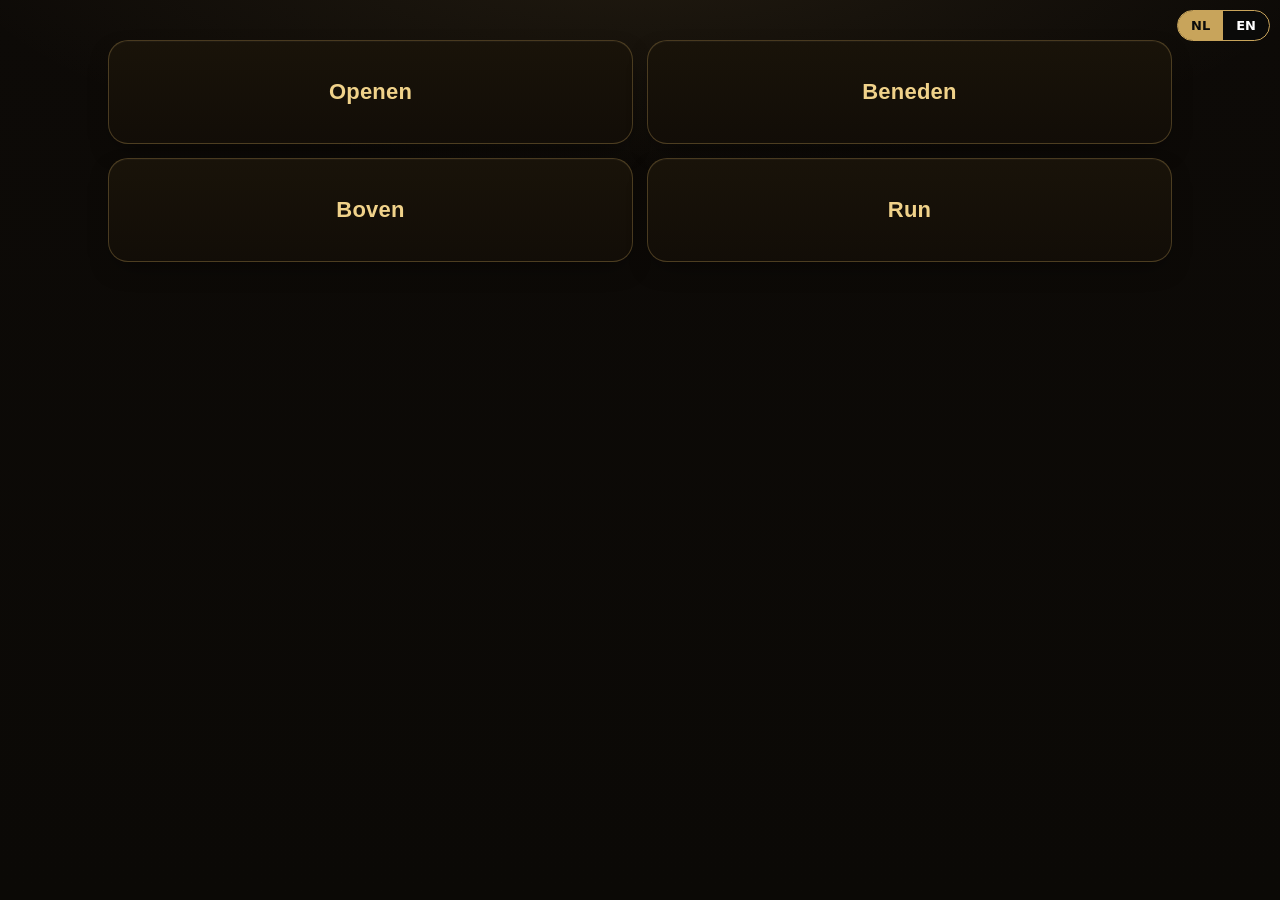
<file: checklists/index.html>
<!DOCTYPE html>
<html lang="nl">
<head>
  <meta charset="UTF-8" />
  <meta name="viewport" content="width=device-width, initial-scale=1, viewport-fit=cover" />
  <title>Checklist menu</title>
  <link rel="preconnect" href="https://fonts.googleapis.com">
<link rel="preconnect" href="https://fonts.gstatic.com" crossorigin>
<link href="https://fonts.googleapis.com/css2?family=Inter:wght@400;500;600;700;800&display=swap" rel="stylesheet">
<style>
    :root{
      --bg:#0b0906;
      --bg-2:#0e0b07;
      --card:#151009;
      --card-2:#191309;
      --text:#f5f1e8;
      --muted:#b8b0a0;
      --gold:#c8a45b;
      --gold-bright:#f0d28a;
      --gold-line:rgba(200,164,91,.4);
      --gold-soft:rgba(200,164,91,.14);
      --success:#22c55e;
      --danger:#ef4444;
      --grad-gold:linear-gradient(180deg,#f4dc9c 0%,#d9b26a 55%,#c8a45b 100%);
      --ease:cubic-bezier(.4,0,.2,1);
    }

    *{ box-sizing:border-box; -webkit-tap-highlight-color:transparent; }
    html,body{ min-height:100%; }

    body{
      margin:0;
      background:
        radial-gradient(ellipse 90% 40% at 50% -5%, rgba(200,164,91,.10), transparent 60%),
        linear-gradient(180deg, #0d0a07 0%, #0b0906 100%);
      color:var(--text);
      font-family:Inter,'Segoe UI',system-ui,-apple-system,Arial,sans-serif;
      -webkit-font-smoothing:antialiased;
    }

    .app-shell{ width:100%; min-height:100vh; }

    .screen{ display:none; width:100%; min-height:100vh; }
    .screen.active{ display:block; animation:screenIn .25s var(--ease); }
    @keyframes screenIn{ from{opacity:0; transform:translateY(6px)} to{opacity:1; transform:none} }

    .menu-wrap,
    .checklist-wrapper{
      max-width:1100px;
      margin:0 auto;
      padding:22px 18px 72px;
    }

    .hero{
      position:relative;
      background:linear-gradient(180deg, rgba(30,24,15,.85), rgba(17,13,8,.9));
      border:1px solid var(--gold-line);
      border-radius:24px;
      padding:24px 20px 20px;
      box-shadow:0 16px 44px -14px rgba(0,0,0,.6), 0 0 40px -18px rgba(200,164,91,.3),
        inset 0 1px 0 rgba(240,210,138,.12);
      margin-bottom:20px;
      overflow:hidden;
    }
    .hero::before{
      content:""; position:absolute; left:18%; right:18%; top:0; height:1px;
      background:linear-gradient(90deg,transparent,rgba(240,210,138,.65),transparent);
    }

    .hero-title{
      font-size:clamp(26px,3.5vw,40px);
      font-weight:750;
      letter-spacing:-.01em;
      text-align:center;
      margin:0;
      color:#fff;
    }

    .hero-subtitle{
      text-align:center;
      color:var(--muted);
      font-size:14px;
      margin-top:8px;
      line-height:1.5;
    }

    .menu-grid{
      display:grid;
      grid-template-columns:repeat(2, minmax(0,1fr));
      gap:14px;
      margin-top:18px;
    }

    .menu-card{
      position:relative;
      border:1px solid rgba(200,164,91,.3);
      border-radius:20px;
      background:linear-gradient(180deg, #191309 0%, #120d07 100%);
      padding:20px;
      min-height:104px;
      display:flex;
      align-items:center;
      justify-content:center;
      text-align:center;
      color:var(--text);
      cursor:pointer;
      box-shadow:0 10px 26px -10px rgba(0,0,0,.55), inset 0 1px 0 rgba(255,255,255,.03);
      transition:transform .22s var(--ease), border-color .22s var(--ease), box-shadow .22s var(--ease);
    }

    .menu-card:hover{
      transform:translateY(-3px);
      border-color:var(--gold);
      box-shadow:0 18px 40px -12px rgba(0,0,0,.6), 0 8px 30px -8px rgba(200,164,91,.35);
    }
    .menu-card:active{ transform:translateY(-1px) scale(.985); }

    .menu-card-title{
      font-size:22px;
      font-weight:800;
      letter-spacing:.01em;
      color:var(--gold-bright);
      margin:0;
    }

    .menu-card-text{
      color:var(--muted);
      font-size:14px;
      line-height:1.5;
      margin:0;
    }

    .topbar{
      display:flex;
      align-items:center;
      justify-content:space-between;
      gap:12px;
      margin-bottom:16px;
      flex-wrap:wrap;
    }

    .back-btn{
      appearance:none;
      border:none;
      background:var(--grad-gold);
      color:#241a0c;
      border-radius:999px;
      padding:12px 18px;
      font-weight:800;
      font-family:inherit;
      font-size:14px;
      cursor:pointer;
      box-shadow:0 6px 18px -6px rgba(200,164,91,.5), inset 0 1px 0 rgba(255,255,255,.5);
      transition:all .18s var(--ease);
    }
    .back-btn:hover{ filter:brightness(1.06); transform:translateY(-1px); }
    .back-btn:active{ transform:scale(.97); }

    .checklist-title{
      font-size:clamp(24px,3.2vw,34px);
      font-weight:750;
      letter-spacing:-.01em;
      text-align:center;
      margin:0;
      flex:1;
      color:#fff;
    }

    .checklist-subtitle{
      text-align:center;
      color:var(--muted);
      font-size:14px;
      margin-top:8px;
    }

    .notice-banner{
      background:linear-gradient(180deg, rgba(200,164,91,.18), rgba(200,164,91,.07));
      color:#fff;
      border:1px solid var(--gold-line);
      border-radius:18px;
      font-weight:800;
      font-size:clamp(14px,2vw,18px);
      padding:15px 18px;
      text-align:center;
      line-height:1.45;
      margin-bottom:20px;
      text-transform:uppercase;
      letter-spacing:.03em;
      box-shadow:0 0 0 1px rgba(200,164,91,.06), 0 10px 28px -12px rgba(0,0,0,.5);
    }

    .section{ margin-top:24px; }

    .section-heading{
      display:flex;
      align-items:center;
      gap:10px;
      font-size:17px;
      font-weight:800;
      letter-spacing:.02em;
      color:#fff;
      margin:0 0 14px;
      padding:13px 16px;
      border:1px solid rgba(200,164,91,.3);
      border-radius:16px;
      background:linear-gradient(180deg, rgba(200,164,91,.10), rgba(200,164,91,.02));
      box-shadow:inset 0 1px 0 rgba(240,210,138,.1);
    }

    .checklist-grid{
      display:grid;
      gap:12px;
      grid-template-columns:repeat(2,minmax(0,1fr));
    }

    .checklist-card{
      background:linear-gradient(180deg, #16110a 0%, #100c07 100%);
      border:1px solid rgba(200,164,91,.24);
      border-radius:16px;
      padding:14px 15px;
      display:flex;
      align-items:flex-start;
      gap:12px;
      box-shadow:0 6px 18px -8px rgba(0,0,0,.5), inset 0 1px 0 rgba(255,255,255,.02);
      transition:transform .18s var(--ease), border-color .18s var(--ease), box-shadow .18s var(--ease);
    }

    .checklist-card:hover{
      transform:translateY(-1px);
      border-color:var(--gold);
      box-shadow:0 12px 26px -10px rgba(0,0,0,.55), 0 0 20px -8px rgba(200,164,91,.25);
    }

    .checklist-card input[type="checkbox"]{
      width:21px;
      height:21px;
      min-width:21px;
      margin-top:2px;
      cursor:pointer;
      accent-color:var(--gold);
    }

    .checklist-card label{
      font-size:15.5px;
      font-weight:700;
      line-height:1.5;
      cursor:pointer;
      color:var(--text);
    }
    .checklist-card:has(input:checked){ border-color:rgba(200,164,91,.5); }
    .checklist-card:has(input:checked) label{ opacity:.55; }

    .checklist-card.important{
      border:1px solid var(--gold);
      background:
        linear-gradient(180deg, rgba(200,164,91,.16), rgba(200,164,91,.06)),
        linear-gradient(180deg, #191309 0%, #110d07 100%);
      box-shadow:0 12px 28px -10px rgba(0,0,0,.55), 0 0 26px -8px rgba(200,164,91,.28);
    }

    .important-badge{
      display:inline-block;
      margin-right:8px;
      padding:3px 10px;
      border-radius:999px;
      background:var(--grad-gold);
      color:#241a0c;
      font-weight:800;
      font-size:11px;
      text-transform:uppercase;
      letter-spacing:.5px;
      vertical-align:middle;
      box-shadow:0 2px 8px -2px rgba(200,164,91,.5);
    }

    .important-text{
      display:block;
      margin-top:8px;
      color:#f6e3b4;
      font-weight:750;
      font-size:13px;
    }

    .form-panel{
      margin-top:28px;
      background:linear-gradient(180deg, rgba(30,24,15,.8), rgba(17,13,8,.85));
      border:1px solid var(--gold-line);
      border-radius:20px;
      padding:20px;
      box-shadow:0 14px 34px -14px rgba(0,0,0,.55), inset 0 1px 0 rgba(240,210,138,.08);
    }

    .form-footer{
      display:flex;
      gap:10px;
      flex-wrap:wrap;
      align-items:center;
      justify-content:center;
    }

    .form-footer input[type="text"]{
      padding:13px 18px;
      width:340px;
      max-width:100%;
      border-radius:999px;
      border:1px solid var(--gold-line);
      background:rgba(0,0,0,.35);
      color:var(--text);
      font-size:15px;
      font-family:inherit;
      outline:none;
      transition:all .2s var(--ease);
    }
    .form-footer input[type="text"]::placeholder{ color:var(--muted); }
    .form-footer input[type="text"]:focus{
      border-color:var(--gold);
      box-shadow:0 0 0 4px rgba(200,164,91,.15), 0 0 22px -8px rgba(200,164,91,.4);
    }

    .form-footer button{
      appearance:none;
      border:none;
      background:var(--grad-gold);
      color:#241a0c;
      border-radius:999px;
      padding:13px 26px;
      font-weight:800;
      font-family:inherit;
      font-size:15px;
      cursor:pointer;
      box-shadow:0 6px 20px -6px rgba(200,164,91,.5), inset 0 1px 0 rgba(255,255,255,.5);
      transition:all .18s var(--ease);
    }
    .form-footer button:hover{ filter:brightness(1.06); transform:translateY(-1px); }
    .form-footer button:active{ transform:scale(.97); }
    .form-footer button:disabled{
      opacity:.4; cursor:not-allowed; transform:none; filter:grayscale(.5);
    }

    .hint{
      margin-top:12px;
      text-align:center;
      color:var(--muted);
      font-size:13px;
      line-height:1.5;
    }

    .success-message,
    .error-message{
      display:none;
      margin-top:12px;
      text-align:center;
      font-weight:700;
      font-size:14px;
      padding:12px 16px;
      border-radius:14px;
    }
    .success-message{
      color:#c9f2d6;
      background:rgba(34,197,94,.12);
      border:1px solid rgba(34,197,94,.4);
    }
    .error-message{
      color:#ffc9c9;
      background:rgba(239,68,68,.12);
      border:1px solid rgba(239,68,68,.4);
    }

    @media (max-width:760px){
      .checklist-grid{ grid-template-columns:1fr; }
      .menu-grid{ grid-template-columns:1fr; }
      .checklist-title{ width:100%; }
    }

  </style>
</head>
<body>
  <div class="app-shell">

    <!-- MENU -->
    <section class="screen active" id="screen-menu">
      <div class="menu-wrap">
        <div class="menu-grid">
          <button class="menu-card" data-open-screen="screen-openen">
            <div class="menu-card-title">Openen</div>
          </button>

          <button class="menu-card" data-open-screen="screen-beneden">
            <div class="menu-card-title">Beneden</div>
          </button>

          <button class="menu-card" data-open-screen="screen-boven">
            <div class="menu-card-title">Boven</div>
          </button>

          <button class="menu-card" data-open-screen="screen-run">
            <div class="menu-card-title">Run</div>
          </button>
        </div>
      </div>
    </section>

    <!-- OPENEN -->
    <section class="screen" id="screen-openen">
      <div class="checklist-wrapper checklist-page" data-page="openen">
        <div class="topbar">
          <button class="back-btn" data-back-menu>← Terug naar menu</button>
          <div class="checklist-title">Checklist Openen</div>
        </div>

        <div class="hero">
          
        </div>

        <div class="notice-banner">
          HOUD ALTIJD DE TELEFOON BIJ TIJDENS HET WERKEN. ALLE TELEFOONTJES MOETEN WORDEN BEANTWOORD!
        </div>

        <div class="sections-host" data-host="openen"></div>

        <div class="form-panel">
          <div class="form-footer">
            <input type="text" class="naam-input" placeholder="Je naam…" />
            <button class="submit-btn">Checklist verzenden</button>
          </div>
          <div class="success-message ok-msg">✔ Dank je — checklist ontvangen!</div>
          <div class="error-message err-msg">❌ Verzenden mislukt — probeer het opnieuw.</div>
        </div>
      </div>
    </section>

    <!-- BENEDEN -->
    <section class="screen" id="screen-beneden">
      <div class="checklist-wrapper checklist-page" data-page="beneden">
        <div class="topbar">
          <button class="back-btn" data-back-menu>← Terug naar menu</button>
          <div class="checklist-title">Sluitchecklist — Bar beneden</div>
        </div>

        <div class="hero">
          <div class="checklist-subtitle"></div>
        </div>

        <div class="sections-host" data-host="beneden"></div>

        <div class="form-panel">
          <div class="form-footer">
            <input type="text" class="naam-input" placeholder="Je naam…" />
            <button class="submit-btn">Checklist verzenden</button>
          </div>
          <div class="success-message ok-msg">✔️ Dank je — checklist ontvangen!</div>
          <div class="error-message err-msg">❌ Verzenden mislukt — probeer het opnieuw.</div>
        </div>
      </div>
    </section>

    <!-- BOVEN -->
    <section class="screen" id="screen-boven">
      <div class="checklist-wrapper checklist-page" data-page="boven">
        <div class="topbar">
          <button class="back-btn" data-back-menu>← Terug naar menu</button>
          <div class="checklist-title">Checklist Bar Afsluiten & Restaurant Taken (Boven)</div>
        </div>

        <div class="hero">
          <div class="checklist-subtitle"></div>
        </div>

        <div class="sections-host" data-host="boven"></div>

        <div class="form-panel">
          <div class="form-footer">
            <input type="text" class="naam-input" placeholder="Je naam…" />
            <button class="submit-btn">Checklist verzenden</button>
          </div>
          <div class="success-message ok-msg">✔️ Dank je — checklist ontvangen!</div>
          <div class="error-message err-msg">❌ Verzenden mislukt — probeer het opnieuw.</div>
        </div>
      </div>
    </section>

    <!-- RUN -->
    <section class="screen" id="screen-run">
      <div class="checklist-wrapper checklist-page" data-page="run">
        <div class="topbar">
          <button class="back-btn" data-back-menu>← Terug naar menu</button>
          <div class="checklist-title">Checklist — Run</div>
        </div>

        <div class="hero">
          <div class="checklist-subtitle"></div>
        </div>

        <div class="sections-host" data-host="run"></div>

        <div class="form-panel">
          <div class="form-footer">
            <input type="text" class="naam-input" placeholder="Je naam…" />
            <button class="submit-btn">Checklist verzenden</button>
          </div>
          <div class="success-message ok-msg">✔️ Dank je — checklist ontvangen!</div>
          <div class="error-message err-msg">❌ Verzenden mislukt — probeer het opnieuw.</div>
        </div>
      </div>
    </section>
  </div>

  <script>
    (function(){
      const SCRIPT_URL = "https://script.google.com/macros/s/AKfycbw_Tn0z0s3AJ7CARzHt9sFy8CGhrCe_HzS9ao0KKDtgzq9TR_H-28WBss316I6PDcr7/exec";

      const screens = Array.from(document.querySelectorAll('.screen'));

      function showScreen(id){
        screens.forEach(screen => screen.classList.toggle('active', screen.id === id));
        window.scrollTo({ top: 0, behavior: 'instant' in window ? 'instant' : 'auto' });
        requestResize();
      }

      document.querySelectorAll('[data-open-screen]').forEach(btn=>{
        btn.addEventListener('click', ()=> showScreen(btn.dataset.openScreen));
      });

      document.querySelectorAll('[data-back-menu]').forEach(btn=>{
        btn.addEventListener('click', ()=> showScreen('screen-menu'));
      });

      function weekdayLateCutoff02(){
        const tz='Europe/Amsterdam';
        const now=new Date();
        const hourFmt=new Intl.DateTimeFormat('nl-NL',{timeZone:tz,hour:'2-digit',hour12:false});
        const hour=Number(hourFmt.format(now));
        const ref=(hour<2)?new Date(now.getTime()-2*60*60*1000):now;
        const wdFmt=new Intl.DateTimeFormat('nl-NL',{timeZone:tz,weekday:'short'});
        return wdFmt.format(ref).toLowerCase();
      }

      // Checklist-inhoud (secties + punten) komt uit Supabase en wordt hieronder
      // gerenderd; daggebonden taken hebben een weekday-veld.

      function show(el){
        el.style.display='block';
        clearTimeout(el._t);
        el._t=setTimeout(()=>el.style.display='none',3000);
      }

      function resetPageForm(page){
        const naamEl = page.querySelector('.naam-input');
        if(naamEl) naamEl.value = '';
        page.querySelectorAll('input[type="checkbox"]').forEach(chk => chk.checked = false);
      }

      // OPENEN
      (function(){
        const page = document.querySelector('[data-page="openen"]');
        const CHECKLIST = "Openen";
        const naamEl = page.querySelector('.naam-input');
        const btn = page.querySelector('.submit-btn');
        const okMsg = page.querySelector('.ok-msg');
        const errMsg = page.querySelector('.err-msg');

        async function submitForm(){
          errMsg.style.display='none';
          okMsg.style.display='none';
          const by = (naamEl.value||'').trim();
          if(!by){ alert('Vul alsjeblieft je naam in.'); naamEl.focus(); return; }

          const fields = Array.from(page.querySelectorAll('input[type="checkbox"]')).map(chk=>{
            const lbl = page.querySelector(`label[for="${chk.id}"]`);
            return { id: chk.id, label: (lbl?.textContent||'').trim(), checked: chk.checked };
          });

          const params = new URLSearchParams();
          params.set('checklist', CHECKLIST);
          params.set('by', by);
          params.set('fields', JSON.stringify({ total: fields.length, checked: fields.filter(i=>i.checked).length, items: fields }));

          btn.disabled = true;
          const orig = btn.textContent;
          btn.textContent = 'Verzenden…';

          try{
            const r = await fetch(SCRIPT_URL, {
              method:'POST',
              headers:{'Content-Type':'application/x-www-form-urlencoded'},
              body:params.toString()
            });
            if(!r.ok) throw new Error();
            resetPageForm(page);
            show(okMsg);
          }catch(e){
            try{
              const blob = new Blob([params.toString()],{type:'application/x-www-form-urlencoded'});
              if(navigator.sendBeacon && navigator.sendBeacon(SCRIPT_URL, blob)){
                resetPageForm(page);
                show(okMsg);
              } else {
                show(errMsg);
              }
            }catch(_){
              show(errMsg);
            }
          }finally{
            btn.disabled = false;
            btn.textContent = orig;
            requestResize();
          }
        }

        btn.addEventListener('click', submitForm);
        naamEl.addEventListener('keydown', e=>{ if(e.key==='Enter') submitForm(); });
      })();

      // BENEDEN
      (function(){
        const page = document.querySelector('[data-page="beneden"]');
        const DASH_CHECKLIST = "Bediening onder";
        const LOCAL_TAB_NAME = "Bar beneden";
        const naamEl = page.querySelector('.naam-input');
        const btn = page.querySelector('.submit-btn');
        const okMsg = page.querySelector('.ok-msg');
        const errMsg = page.querySelector('.err-msg');

        btn.addEventListener('click', async function(){
          const naam = (naamEl.value || '').trim();
          if(!naam){ alert('Vul alsjeblieft je naam in.'); naamEl.focus(); return; }

          const params = new URLSearchParams();
          params.append('checklist', DASH_CHECKLIST);
          params.append('by', naam);
          params.append('tijd', new Date().toISOString());
          params.append('tab', LOCAL_TAB_NAME);

          btn.disabled = true;
          const orig = btn.textContent;
          btn.textContent = 'Verzenden…';

          try{
            const res = await fetch(SCRIPT_URL, {
              method:'POST',
              headers:{ 'Content-Type':'application/x-www-form-urlencoded' },
              body: params.toString()
            });
            if(res.ok){
              show(okMsg);
              resetPageForm(page);
            }else{
              show(errMsg);
            }
          }catch(e){
            show(errMsg);
          }finally{
            btn.disabled = false;
            btn.textContent = orig;
            requestResize();
          }
        });
      })();

      // BOVEN
      (function(){
        const page = document.querySelector('[data-page="boven"]');
        const DASH_CHECKLIST = "Bediening boven";
        const LOCAL_TAB_NAME = "Bar boven";
        const naamEl = page.querySelector('.naam-input');
        const btn = page.querySelector('.submit-btn');
        const okMsg = page.querySelector('.ok-msg');
        const errMsg = page.querySelector('.err-msg');

        btn.addEventListener('click', async function(){
          const naam=(naamEl.value||'').trim();
          if(!naam){alert('Vul alsjeblieft je naam in.');naamEl.focus();return;}
          const params=new URLSearchParams();
          params.append('checklist',DASH_CHECKLIST);
          params.append('by',naam);
          params.append('tijd',new Date().toISOString());
          params.append('tab',LOCAL_TAB_NAME);
          btn.disabled=true;
          const orig=btn.textContent;
          btn.textContent='Verzenden…';
          try{
            const res=await fetch(SCRIPT_URL,{
              method:'POST',
              headers:{'Content-Type':'application/x-www-form-urlencoded'},
              body:params.toString()
            });
            if(res.ok){
              show(okMsg);
              resetPageForm(page);
            }else{
              show(errMsg);
            }
          }catch(e){
            show(errMsg);
          }finally{
            btn.disabled=false;
            btn.textContent=orig;
            requestResize();
          }
        });
      })();

      // RUN
      (function(){
        const page = document.querySelector('[data-page="run"]');
        const DASH_CHECKLIST = "Run";
        const LOCAL_TAB_NAME = "Run";
        const naamEl = page.querySelector('.naam-input');
        const btn = page.querySelector('.submit-btn');
        const okMsg = page.querySelector('.ok-msg');
        const errMsg = page.querySelector('.err-msg');

        btn.addEventListener('click', async function(){
          const naam = (naamEl.value || '').trim();
          if(!naam){ alert('Vul alsjeblieft je naam in.'); naamEl.focus(); return; }

          const params = new URLSearchParams();
          params.append('checklist', DASH_CHECKLIST);
          params.append('by', naam);
          params.append('tijd', new Date().toISOString());
          params.append('tab', LOCAL_TAB_NAME);

          btn.disabled = true;
          const orig = btn.textContent;
          btn.textContent = 'Verzenden…';
          try{
            const res = await fetch(SCRIPT_URL, {
              method: 'POST',
              headers: { 'Content-Type': 'application/x-www-form-urlencoded' },
              body: params.toString()
            });
            if(res.ok){
              show(okMsg);
              resetPageForm(page);
            }else{
              show(errMsg);
            }
          }catch(e){
            show(errMsg);
          }finally{
            btn.disabled = false;
            btn.textContent = orig;
            requestResize();
          }
        });
      })();

      function requestResize(){
        const active = document.querySelector('.screen.active');
        const h = Math.max(
          document.body.scrollHeight,
          document.documentElement.scrollHeight,
          active ? active.scrollHeight : 0
        );
        if(window.parent){
          window.parent.postMessage({ type:"resizeChecklist", height:h }, "*");
        }
      }

      window.addEventListener('load', requestResize);
      window.addEventListener('resize', requestResize);
      try{ new ResizeObserver(requestResize).observe(document.body); }catch(_){ setInterval(requestResize, 800); }
    })();
  </script>

<!-- ===== Checklist-inhoud uit Supabase + bewerkmodus ===== -->
<style>
  .cl-editbar{display:flex;justify-content:center;padding:14px 0 26px}
  .cl-editbtn{background:transparent;border:1px solid var(--gold-line,rgba(200,164,91,.35));color:var(--muted,#9a9a9a);
    font:600 12px/1 Inter,system-ui,sans-serif;padding:9px 16px;border-radius:999px;cursor:pointer;letter-spacing:.03em}
  .cl-editbtn:hover{border-color:var(--gold,#c8a45b);color:var(--gold,#c8a45b)}
  .cl-editbtn.on{background:var(--gold,#c8a45b);color:#0b0b0b;border-color:var(--gold,#c8a45b)}
  .cl-sec-tools,.cl-item-tools{display:inline-flex;gap:6px;margin-left:8px;vertical-align:middle}
  .cl-mini{background:transparent;border:1px solid rgba(200,164,91,.45);color:var(--gold,#c8a45b);
    width:28px;height:28px;border-radius:8px;cursor:pointer;font-size:13px;line-height:1;padding:0}
  .cl-mini:hover{background:rgba(200,164,91,.15)}
  .cl-mini.danger{border-color:rgba(255,107,107,.5);color:#ff8f8f}
  .cl-add{margin:10px 0 4px;background:transparent;border:1px dashed rgba(200,164,91,.5);color:var(--gold,#c8a45b);
    padding:9px 14px;border-radius:10px;cursor:pointer;font:600 13px/1 Inter,system-ui,sans-serif}
  .cl-add:hover{background:rgba(200,164,91,.1)}
  .cl-editing .checklist-card{border-style:dashed}
  .cl-daily-tag{font-size:11px;font-weight:700;color:var(--gold,#c8a45b);opacity:.8;margin-left:6px}
</style>
<script>
(function(){
  const SB_URL  = "https://xiwdbvxnjcrdwjhmpjnf.supabase.co";
  const SB_ANON = "eyJhbGciOiJIUzI1NiIsInR5cCI6IkpXVCJ9.eyJpc3MiOiJzdXBhYmFzZSIsInJlZiI6Inhpd2RidnhuamNyZHdqaG1wam5mIiwicm9sZSI6ImFub24iLCJpYXQiOjE3NTQ2NjE1NzAsImV4cCI6MjA3MDIzNzU3MH0.d14QNY5Pof9j3zmlbs-5gBTs25s6xo_XYhyVbWE2P1k";
  // Actieve vestiging komt via ?loc= uit de app-shell
  const LOC = (function(){
    try{ const v = new URLSearchParams(location.search).get("loc"); return v || "roermond"; }
    catch(e){ return "roermond"; }
  })();
  const PASSWORD = "kikker";
  const H = { apikey:SB_ANON, Authorization:"Bearer "+SB_ANON, "Content-Type":"application/json" };

  let ITEMS = [];
  let editMode = {};                       // per pagina aan/uit
  let unlocked = false;   // elke keer opnieuw invoeren
  try{ localStorage.removeItem("zusje_cl_unlocked"); sessionStorage.removeItem("zusje_cl_unlocked"); }catch(e){}  // Restanten van de eerdere onthoud-versie

  const esc = s => String(s==null?"":s).replace(/&/g,"&amp;").replace(/</g,"&lt;").replace(/>/g,"&gt;").replace(/"/g,"&quot;");

  // Weekdag met nachtgrens 02:00 (zelfde logica als de rest van de app)
  function weekdayNow(){
    const tz="Europe/Amsterdam", now=new Date();
    const hour=Number(new Intl.DateTimeFormat('nl-NL',{timeZone:tz,hour:'2-digit',hour12:false}).format(now));
    const ref=(hour<2)?new Date(now.getTime()-2*3600*1000):now;
    return new Intl.DateTimeFormat('nl-NL',{timeZone:tz,weekday:'short'}).format(ref).toLowerCase().replace('.','');
  }

  async function api(path, opts){
    const r = await fetch(SB_URL+"/rest/v1/"+path, Object.assign({headers:H, cache:"no-store"}, opts||{}));
    if(!r.ok) throw new Error("HTTP "+r.status);
    return r.status===204 ? null : r.json().catch(()=>null);
  }

  async function load(){
    try{
      try{
        ITEMS = await api("checklist_items?select=*&location=eq."+encodeURIComponent(LOC)+"&order=page,section_order,sort_order") || [];
      }catch(err){
        // Vestigingskolom bestaat nog niet: toon dan gewoon alles
        ITEMS = await api("checklist_items?select=*&order=page,section_order,sort_order") || [];
      }
    }catch(e){ console.warn("Checklist-items laden mislukt:", e); ITEMS = []; }
    renderAll();
  }

  function pagesOf(page){
    const wd = weekdayNow();
    const rows = ITEMS.filter(r => r.page === page)
                      .filter(r => !r.weekday || r.weekday === wd);
    const secs = [];
    rows.forEach(r=>{
      let s = secs.find(x=>x.name === r.section);
      if(!s){ s = {name:r.section, order:r.section_order, items:[]}; secs.push(s); }
      s.items.push(r);
    });
    secs.sort((a,b)=>a.order-b.order);
    return secs;
  }

  function itemHtml(it, editing){
    const id = "cl-item-"+it.id;
    const tools = editing ? `<span class="cl-item-tools">
        <button class="cl-mini" title="Bewerken" data-act="edit-item" data-id="${it.id}">✎</button>
        <button class="cl-mini danger" title="Verwijderen" data-act="del-item" data-id="${it.id}">🗑</button>
      </span>` : "";
    const dayTag = it.weekday ? `<span class="cl-daily-tag">(${esc(it.weekday)})</span>` : "";
    if(it.important){
      return `<div class="checklist-card important">
        <input type="checkbox" id="${id}">
        <label for="${id}">
          <span class="important-badge">Belangrijk</span>
          ${esc(it.label)}${dayTag}
          ${it.important_text ? `<span class="important-text">${esc(it.important_text)}</span>` : ""}
        </label>${tools}
      </div>`;
    }
    return `<div class="checklist-card">
      <input type="checkbox" id="${id}"><label for="${id}">${esc(it.label)}${dayTag}</label>${tools}
    </div>`;
  }

  function renderPage(page){
    const host = document.querySelector(`.sections-host[data-host="${page}"]`);
    if(!host) return;
    const editing = !!editMode[page];
    const secs = pagesOf(page);
    let html = "";
    secs.forEach(sec=>{
      const secTools = editing ? `<span class="cl-sec-tools">
          <button class="cl-mini" title="Categorie hernoemen" data-act="edit-sec" data-page="${page}" data-sec="${esc(sec.name)}">✎</button>
          <button class="cl-mini danger" title="Categorie verwijderen" data-act="del-sec" data-page="${page}" data-sec="${esc(sec.name)}">🗑</button>
        </span>` : "";
      html += `<div class="section">
        <div class="section-heading">${esc(sec.name)}${secTools}</div>
        <div class="checklist-grid">${sec.items.map(it=>itemHtml(it, editing)).join("")}</div>
        ${editing ? `<button class="cl-add" data-act="add-item" data-page="${page}" data-sec="${esc(sec.name)}">+ Punt toevoegen</button>` : ""}
      </div>`;
    });
    if(editing){
      html += `<button class="cl-add" data-act="add-sec" data-page="${page}">+ Categorie toevoegen</button>`;
    }
    if(!secs.length && !editing){
      html += `<div class="section"><div class="section-heading">Nog geen punten</div></div>`;
    }
    host.innerHTML = html;
    host.closest(".checklist-page").classList.toggle("cl-editing", editing);
  }

  function ensureEditBar(page){
    const pageEl = document.querySelector(`.checklist-page[data-page="${page}"]`);
    if(!pageEl || pageEl.querySelector(".cl-editbar")) return;
    const bar = document.createElement("div");
    bar.className = "cl-editbar";
    bar.innerHTML = `<button class="cl-editbtn" data-act="toggle-edit" data-page="${page}">✎ Lijst bewerken</button>`;
    pageEl.appendChild(bar);
  }

  function renderAll(){
    ["openen","beneden","boven","run"].forEach(p=>{ renderPage(p); ensureEditBar(p); });
    if(typeof window.clApplyLang === "function") window.clApplyLang();
  }

  function askPassword(){
    if(unlocked) return true;
    const v = prompt("Wachtwoord om de checklist te bewerken:");
    if(v === null) return false;
    if(v.trim().toLowerCase() === PASSWORD){
      unlocked = true;
      return true;
    }
    alert("Onjuist wachtwoord.");
    return false;
  }

  async function refresh(){ await load(); }

  document.addEventListener("click", async (e)=>{
    const btn = e.target.closest("[data-act]");
    if(!btn) return;
    const act  = btn.dataset.act;
    const page = btn.dataset.page;
    const sec  = btn.dataset.sec;
    const id   = btn.dataset.id;

    if(act === "toggle-edit"){
      if(!editMode[page] && !askPassword()) return;
      editMode[page] = !editMode[page];
      if(!editMode[page]) unlocked = false;   // sluiten = weer op slot
      btn.classList.toggle("on", editMode[page]);
      btn.textContent = editMode[page] ? "✓ Klaar met bewerken" : "✎ Lijst bewerken";
      renderPage(page);
      if(typeof window.clApplyLang === "function") window.clApplyLang();
      return;
    }
    if(!unlocked) return;

    try{
      if(act === "edit-item"){
        const it = ITEMS.find(x=>String(x.id)===String(id)); if(!it) return;
        const v = prompt("Punt aanpassen:", it.label);
        if(v===null || !v.trim()) return;
        await api("checklist_items?id=eq."+id, {method:"PATCH", body:JSON.stringify({label:v.trim()})});
        await refresh();
      }
      else if(act === "del-item"){
        const it = ITEMS.find(x=>String(x.id)===String(id)); if(!it) return;
        if(!confirm(`Punt verwijderen?\n\n"${it.label}"`)) return;
        await api("checklist_items?id=eq."+id, {method:"DELETE"});
        await refresh();
      }
      else if(act === "add-item"){
        const v = prompt("Nieuw punt:");
        if(v===null || !v.trim()) return;
        const inSec = ITEMS.filter(x=>x.page===page && x.section===sec);
        const secOrder = inSec.length ? inSec[0].section_order : 1;
        const maxSort  = inSec.reduce((m,x)=>Math.max(m,x.sort_order||0),0);
        await api("checklist_items", {method:"POST", body:JSON.stringify({
          page, section:sec, section_order:secOrder, label:v.trim(), sort_order:maxSort+1, location:LOC
        })});
        await refresh();
      }
      else if(act === "edit-sec"){
        const v = prompt("Categorie hernoemen:", sec);
        if(v===null || !v.trim() || v.trim()===sec) return;
        await api(`checklist_items?page=eq.${encodeURIComponent(page)}&section=eq.${encodeURIComponent(sec)}&location=eq.${encodeURIComponent(LOC)}`,
          {method:"PATCH", body:JSON.stringify({section:v.trim()})});
        await refresh();
      }
      else if(act === "del-sec"){
        const n = ITEMS.filter(x=>x.page===page && x.section===sec).length;
        if(!confirm(`Categorie "${sec}" en alle ${n} punten erin verwijderen?`)) return;
        await api(`checklist_items?page=eq.${encodeURIComponent(page)}&section=eq.${encodeURIComponent(sec)}&location=eq.${encodeURIComponent(LOC)}`, {method:"DELETE"});
        await refresh();
      }
      else if(act === "add-sec"){
        const name = prompt("Naam van de nieuwe categorie:");
        if(name===null || !name.trim()) return;
        const first = prompt("Eerste punt in deze categorie:");
        if(first===null || !first.trim()) return;
        const maxSec = ITEMS.filter(x=>x.page===page).reduce((m,x)=>Math.max(m,x.section_order||0),0);
        await api("checklist_items", {method:"POST", body:JSON.stringify({
          page, section:name.trim(), section_order:maxSec+1, label:first.trim(), sort_order:1, location:LOC
        })});
        await refresh();
      }
    }catch(err){
      alert("Opslaan mislukt. Probeer het opnieuw.");
      console.warn(err);
    }
  });

  load();
})();
</script>

<div class="cl-lang" role="group" aria-label="Taal / Language">
  <button id="clLangNL" type="button">NL</button>
  <button id="clLangEN" type="button">EN</button>
</div>
<style>
.cl-lang{position:fixed;top:10px;right:10px;z-index:9999;display:inline-flex;border:1px solid var(--gold);border-radius:999px;overflow:hidden;background:rgba(11,11,11,.9)}
.cl-lang button{border:0;background:transparent;color:#fff;font:600 13px/1 system-ui,-apple-system,sans-serif;padding:8px 13px;cursor:pointer}
.cl-lang button.active{background:var(--gold);color:#0b0b0b}
</style>
<script>
(function(){
  const NL2EN = {"Openen": "Opening", "Beneden": "Downstairs", "Boven": "Upstairs", "Run": "Run", "← Terug naar menu": "← Back to menu", "Checklist Openen": "Opening checklist", "Werk de lijst op volgorde af": "Work through the list in order", "HOUD ALTIJD DE TELEFOON BIJ TIJDENS HET WERKEN. ALLE TELEFOONTJES MOETEN WORDEN BEANTWOORD!": "ALWAYS KEEP THE PHONE WITH YOU WHILE WORKING. ALL CALLS MUST BE ANSWERED!", "□ Terras voorbereiden": "□ Prepare the terrace", "Containers naar binnen.": "Bring the containers inside.", "Belangrijk": "Important", "Terras helemaal vrij maken van sigarettenpeuken en andere rotzooi.": "Completely clear the terrace of cigarette butts and other litter.", "Wordt vaak vergeten — De uitstraling van de zaak is cruciaal!": "Often forgotten — the appearance of the venue is crucial!", "Terrasstoelen en tafels netjes en recht.": "Terrace chairs and tables neat and straight.", "Parasol goed openklappen, Stoepbord plaatsen, Kussens neerleggen op de bank, Tafelgarnering correct plaatsen (Plantjes, kaarsjes, Menu en drankenkaarten)": "Open the parasol properly, place the sidewalk sign, put the cushions on the bench, place the table decoration correctly (plants, candles, menus and drink cards)", "Kaarsjes waar nodig vervangen zodat ze de hele avond mee kunnen": "Replace candles where needed so they last the whole evening", "Spaghettimat rechtleggen": "Straighten the spaghetti mat", "Rommel en peuken uit plantenbak halen": "Remove litter and butts from the planter", "Terraskar netjes maken!": "Tidy up the terrace cart!", "□ Voor opening van het restaurant": "□ Before the restaurant opens", "Was ophangen en nieuwe was aanzetten. LET OP VOOR PENNEN IN DE ZAKKEN!!!": "Hang up the laundry and start a new load. WATCH OUT FOR PENS IN THE POCKETS!!!", "Poleermachine en Lattiz aanzetten, bestek/koffiekopjes poleren.": "Turn on the polishing machine and Lattiz, polish cutlery/coffee cups.", "Allergiestroken, verjaardagskaartjes en kinderkaarten klaarleggen voor de lunch.": "Prepare allergy slips, birthday cards and children's cards for lunch.", "Fruit snijden en aanvullen (passievrucht, munt, gember, rozemarijn), alles stickeren en klaarzetten.": "Cut and restock fruit (passion fruit, mint, ginger, rosemary), label everything and set it out.", "Waterflessen bijvullen.": "Refill the water bottles.", "Run klaarzetten: sauzenpompen, tipjes, chips.": "Set up the run: sauce pumps, tips, chips.", "Bestek beneden recht leggen, tafelattributen controleren.": "Lay out the cutlery downstairs straight, check the table items.", "Lamellen overal netjes en op gelijke hoogte.": "Blinds everywhere neat and at equal height.", "Kaarsjes aanzetten (ook toiletten).": "Light the candles (toilets too).", "Computer en muziek aan, verlichting op “Duister”.": "Computer and music on, lighting set to 'Duister'.", "IJsblokjes halen, wasbakken vol laten lopen.": "Get ice cubes, let the sinks fill up.", "Bestelling opruimen (ma, do, za).": "Put away the delivery (Mon, Thu, Sat).", "MADEBLUE waterkaartjes en bierviltjes aanvullen.": "Restock MADEBLUE water cards and beer coasters.", "Verwarming aanzetten.": "Turn on the heating.", "⏰ Voor 16:00 klaar": "⏰ Done before 16:00", "Stoelen en tafels uit beide garderobes.": "Chairs and tables out of both cloakrooms.", "Voor 16:00: indekken, stoelen recht, kaarten klaarzetten en versieren.": "Before 16:00: set the tables, chairs straight, prepare cards and decorate.", "Reserveringen: groepen bellen, allergieën checken, WhatsApp herinneringen sturen.": "Reservations: call groups, check allergies, send WhatsApp reminders.", "Reserveringslijst opnieuw uitprinten en overschrijven.": "Reprint and rewrite the reservation list.", "Kaartjes voor morgen schrijven (stroken, allergenen, verjaardagen).": "Write the cards for tomorrow (slips, allergens, birthdays).", "Tafelgarnering checken.": "Check the table decoration.", "Tafelgarnering controleren volgens protocol plaatsen. Drankenkaartjes en topkaartjes netjes. Kaarsje per 4 gasten in het midden!": "Check the table decoration and place it according to protocol. Drink cards and top cards neat. One candle per 4 guests in the middle!", "Tafelindeling checken.": "Check the table layout.", "Koffiedoosjes checken.": "Check the coffee boxes.", "Personeelsdrank koud zetten voor de avond.": "Chill the staff drinks for the evening.", "Checklist verzenden": "Submit checklist", "Tip: Dashboard vinkt": "Tip: the dashboard checks", "af. Reset om 04:00.": "off. Resets at 04:00.", "✔ Dank je — checklist ontvangen!": "✔ Thank you — checklist received!", "❌ Verzenden mislukt — probeer het opnieuw.": "❌ Submission failed — please try again.", "Sluitchecklist — Bar beneden": "Closing checklist — Downstairs bar", "□ Bar schoonmaken": "□ Clean the bar", "Wijnen stickeren met datum wanneer geopend (OOK RODE WIJNEN).": "Label wines with the date when opened (RED WINES TOO).", "Kratten met lege flesjes naar de kelder of in de lift.": "Crates of empty bottles to the cellar or in the lift.", "Bar schoonmaken met warm sopje met Addix.": "Clean the bar with warm soapy water with Addix.", "Onderkant van opvangplaten niet vergeten.": "Don't forget the underside of the drip trays.", "Matjes onder bierglazen door de poleermachine halen.": "Run the mats under the beer glasses through the polishing machine.", "Bierglazen netjes terugplaatsen met labels naar voren.": "Put the beer glasses back neatly with labels facing front.", "Borstel, stop, afschuimers en ijsbak door de poleermachine.": "Brush, plug, skimmers and ice bin through the polishing machine.", "Filters en onderdelen poleermachine door de spoel.": "Filters and polishing machine parts through the dishwasher.", "Alle dienbladen naar de spoel brengen.": "Bring all trays to the dishwasher.", "Fruit en kruiden controleren, afdekken en terug in de koeling.": "Check fruit and herbs, cover and return to the fridge.", "Snoepjes, kaartjes, biervilten, rietjes en stokjes bijvullen.": "Restock sweets, cards, beer coasters, straws and sticks.", "Vuilniszakken verwisselen, volle naar kelder.": "Change the bin bags, full ones to the cellar.", "Biertap reinigen, putjes spoelen met water en azijn.": "Clean the beer tap, rinse the drip trays with water and vinegar.", "Alle tappen afdekken met folie.": "Cover all taps with foil.", "☕ Koffiehoek": "☕ Coffee corner", "Filterdragers reinigen met middel en programma starten.": "Clean the filter holders with cleaner and start the programme.", "Lekbak en koffiedrapbak leeg en schoon.": "Drip tray and coffee grounds tray empty and clean.", "Lattiz schoonmaken, lekbak leeg, lattiz uit.": "Clean the Lattiz, empty the drip tray, Lattiz off.", "Kopjes, schotels en glazen poleren.": "Polish cups, saucers and glasses.", "Buitenkant koffiemachine schoon en vlekvrij.": "Outside of the coffee machine clean and spotless.", "□ Overige taken": "□ Other tasks", "Bovenkant van de bar netjes en leeg.": "Top of the bar neat and empty.", "Computerhoek netjes en schoon.": "Computer corner neat and clean.", "Waterflessen naar boven brengen.": "Bring the water bottles upstairs.", "Werkbank bij kassa schoonmaken en kassascherm poetsen.": "Clean the workbench by the till and wipe the till screen.", "Tafels schoonmaken en schuiven, garnering controleren.": "Clean and move the tables, check the decoration.", "Indekken met bestek.": "Set the tables with cutlery.", "Vloer rondom prullenbak netjes en schoon.": "Floor around the bin neat and clean.", "Garderobe vrij van stoelen, tafels, kratjes etc.": "Cloakroom clear of chairs, tables, crates etc.", "Terraskar opgeruimd en netjes.": "Terrace cart tidy and neat.", "⏱️ Daggebonden taken": "⏱️ Day-specific tasks", "Tip: het dashboard vinkt": "Tip: the dashboard checks", "Bediening onder": "Service downstairs", "af zodra je indient.": "off as soon as you submit.", "✔️ Dank je — checklist ontvangen!": "✔️ Thank you — checklist received!", "Checklist Bar Afsluiten & Restaurant Taken (Boven)": "Checklist Closing the Bar & Restaurant Tasks (Upstairs)", "□ Bar afsluiten": "□ Close the bar", "Wijnen stickeren met datum wanneer geopend.": "Label wines with the date when opened.", "Bar schoonmaken met warm sopje met allesreiniger of Addix.": "Clean the bar with warm soapy water with all-purpose cleaner or Addix.", "Onderkant van de opvangplaten niet vergeten.": "Don't forget the underside of the drip trays.", "Borstel, wasbakstop, afschuimers, ijsbak door de poleermachine.": "Brush, sink plug, skimmers, ice bin through the polishing machine.", "Fruit en kruiden controleren, afdekken, terug in keukenkoeling.": "Check fruit and herbs, cover, return to the kitchen fridge.", "Snoepjes, kaartjes, rekeningmapjes, biervilten, rietjes, stampers en stokjes bijvullen.": "Restock sweets, cards, bill folders, beer coasters, straws, muddlers and sticks.", "Kassascherm poetsen met blauwe spray.": "Wipe the till screen with the blue spray.", "Vuilniszakken wisselen, volle naar de kelder.": "Change the bin bags, full ones to the cellar.", "Tap reinigen met tapreiniger, putjes spoelen met water en azijn.": "Clean the tap with tap cleaner, rinse the drip trays with water and vinegar.", "Alle tappen afgedekt met folie.": "All taps covered with foil.", "□ Restaurant taken": "□ Restaurant tasks", "Werkbank bij kassa opruimen en schoonmaken. Kassa poetsen.": "Tidy and clean the workbench by the till. Wipe the till.", "Verwarming uitzetten.": "Turn off the heating.", "Tafels schoon en schuiven. Tafelgarnering goed zetten en controleren.": "Tables clean and moved. Set and check the table decoration.", "Indekken met placemats, servetten en glazen.": "Set the tables with placemats, napkins and glasses.", "Sopje weggooien en andere zooi opruimen.": "Throw away the soapy water and clear up other mess.", "Kaarsjes uitmaken.": "Put out the candles.", "Bediening boven": "Service upstairs", "Checklist — Run": "Checklist — Run", "□ Run": "□ Run", "Dienbladen poetsen": "Wipe the trays", "Run schoonmaken": "Clean the run", "Sauzen in de koeling": "Sauces in the fridge", "Glaswerk van de run terug naar de bar": "Glassware from the run back to the bar", "Vuilniszak run verwisselen": "Change the run bin bag", "Kast met broodbakken poetsen": "Wipe the cupboard with bread bins", "Klaptafels schoonmaken": "Clean the folding tables", "Run vloer vegen": "Sweep the run floor", "Koffiedoosjes uit de spoel halen": "Take the coffee boxes out of the dishwasher", "Extra dagtaken (Zie dashboard)": "Extra daily tasks (See dashboard)", "direct af zodra je indient.": "off immediately as soon as you submit."};
  const PH = { nl:"Je naam\u2026", en:"Your name\u2026" };
  let clLang = localStorage.getItem("zusje_checklist_lang") || "nl";
  function translate(toEN){
    const w = document.createTreeWalker(document.body, NodeFilter.SHOW_TEXT, null);
    const nodes = []; let n;
    while (n = w.nextNode()) nodes.push(n);
    nodes.forEach(node => {
      const raw = node.nodeValue; const t = raw.trim();
      if (!t) return;
      if (toEN){
        const en = NL2EN[t];
        if (en !== undefined){ if (node.__nl == null) node.__nl = raw; node.nodeValue = raw.replace(t, en); }
      } else if (node.__nl != null){ node.nodeValue = node.__nl; }
    });
    document.querySelectorAll(".naam-input").forEach(i => { i.placeholder = toEN ? PH.en : PH.nl; });
  }
  function apply(){
    translate(clLang === "en");
    const nl = document.getElementById("clLangNL"), en = document.getElementById("clLangEN");
    if (nl) nl.classList.toggle("active", clLang === "nl");
    if (en) en.classList.toggle("active", clLang === "en");
    document.documentElement.lang = clLang;
  }
  function setLang(l){ clLang = l; localStorage.setItem("zusje_checklist_lang", l); apply(); }
  document.getElementById("clLangNL").addEventListener("click", () => setLang("nl"));
  document.getElementById("clLangEN").addEventListener("click", () => setLang("en"));
  // Beschikbaar maken zodat dynamisch geladen checklist-items ook vertaald worden.
  window.clApplyLang = apply;
  apply();
})();
</script>

</body>
</html>
</file>
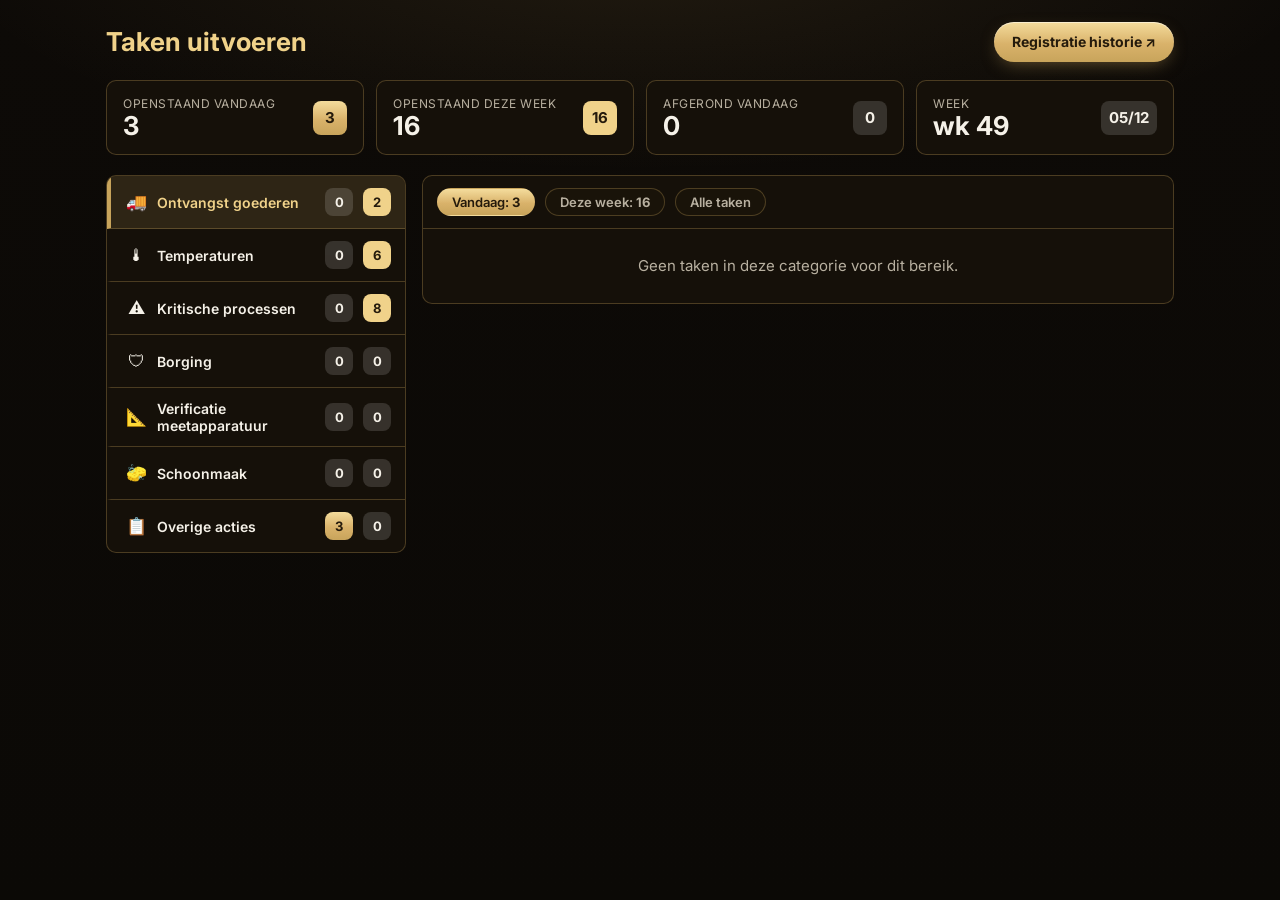
<file: haccp/index.html>
<!DOCTYPE html>
<html lang="nl">
<head>
<meta charset="utf-8">
<meta name="viewport" content="width=device-width, initial-scale=1, viewport-fit=cover">
<title>HACCP</title>
<link rel="preconnect" href="https://fonts.googleapis.com">
<link rel="preconnect" href="https://fonts.gstatic.com" crossorigin>
<link href="https://fonts.googleapis.com/css2?family=Inter:wght@400;500;600;700;800&display=swap" rel="stylesheet">
<style>
  :root{
    /* Huisstijl Zusje-app: zelfde opzet, alleen andere kleuren.
       --oranje/--blauw houden hun naam zodat de rest van de opmaak klopt. */
    --oranje:#c8a45b; --oranje-dim:rgba(200,164,91,.14);
    --blauw:#f0d28a; --grijs:#0b0906; --lijn:rgba(200,164,91,.3);
    --tekst:#f5f1e8; --zacht:#b8b0a0;
    --groen:#22c55e; --rood:#ef4444;
    --vlak:#151009; --vlak-2:#191309; --veld:rgba(0,0,0,.35);
    --grad-gold:linear-gradient(180deg,#f4dc9c 0%,#d9b26a 55%,#c8a45b 100%);
    --radius:10px;
    --font:Inter,-apple-system,BlinkMacSystemFont,"Segoe UI",Roboto,Arial,sans-serif;
  }
  *{box-sizing:border-box}
  html,body{margin:0;padding:0}
  body{font-family:var(--font);color:var(--tekst);-webkit-font-smoothing:antialiased;
       background:
         radial-gradient(ellipse 90% 40% at 50% -5%, rgba(200,164,91,.10), transparent 60%),
         linear-gradient(180deg,#0d0a07 0%,#0b0906 100%);
       background-attachment:fixed;
       font-size:15px;line-height:1.45;-webkit-text-size-adjust:100%}
  /* knoppen erven de tekstkleur; anders vallen ze weg op de donkere ondergrond */
  button{font-family:inherit;font-size:inherit;color:inherit}

  /* ---------- kop ---------- */
  header{background:var(--vlak);border-bottom:1px solid var(--lijn);position:sticky;top:0;z-index:20}
  .kop{max-width:1100px;margin:0 auto;padding:12px 16px;display:flex;align-items:center;gap:14px;flex-wrap:wrap}
  .merk{font-weight:700;font-size:17px;color:var(--tekst);letter-spacing:.2px}
  .merk span{color:var(--oranje)}
  .kop-rechts{margin-left:auto;display:flex;align-items:center;gap:10px}
  .mw{background:var(--oranje-dim);color:var(--blauw);border:1px solid var(--lijn);
      padding:5px 12px;border-radius:99px;font-size:13px;font-weight:600;cursor:pointer}
  .knop-tekst{background:none;border:0;color:var(--zacht);cursor:pointer;font-size:13px;text-decoration:underline}

  main{max-width:1100px;margin:0 auto;padding:18px 16px 60px}
  h1{font-size:26px;margin:4px 0 18px;color:var(--blauw)}

  /* ---------- tellers ---------- */
  .tellers{display:grid;grid-template-columns:repeat(auto-fit,minmax(160px,1fr));gap:12px;margin-bottom:20px}
  .teller{background:var(--vlak);border:1px solid var(--lijn);border-radius:var(--radius);
          padding:14px 16px;display:flex;align-items:center;justify-content:space-between;gap:10px}
  .teller small{display:block;color:var(--zacht);font-size:12px;text-transform:uppercase;letter-spacing:.5px}
  .teller b{font-size:26px;line-height:1}
  .bal{min-width:34px;height:34px;border-radius:8px;display:flex;align-items:center;justify-content:center;
       font-weight:700;font-size:15px;color:#241a0c;padding:0 8px}
  .bal.oranje{background:var(--grad-gold)} .bal.blauw{background:var(--blauw)}
  .bal.leeg{background:rgba(255,255,255,.14);color:var(--tekst)}

  /* ---------- indeling ---------- */
  .grid{display:grid;grid-template-columns:300px 1fr;gap:16px;align-items:start}
  @media(max-width:820px){.grid{grid-template-columns:1fr}}

  .cats{background:var(--vlak);border:1px solid var(--lijn);border-radius:var(--radius);overflow:hidden}
  .cat{display:flex;align-items:center;gap:10px;padding:12px 14px;border:0;background:none;
       width:100%;text-align:left;cursor:pointer;border-left:4px solid transparent;border-bottom:1px solid var(--lijn)}
  .cat:last-child{border-bottom:0}
  .cat:hover{background:rgba(200,164,91,.08)}
  .cat.actief{background:var(--oranje-dim);border-left-color:var(--oranje)}
  .cat.actief .nm{color:var(--blauw)}
  .cat .ic{font-size:17px;width:22px;text-align:center}
  .cat .nm{flex:1;font-size:14px;font-weight:600}
  .cat .bal{min-width:28px;height:28px;font-size:13px}

  .paneel{background:var(--vlak);border:1px solid var(--lijn);border-radius:var(--radius);overflow:hidden}
  .paneel-kop{padding:12px 14px;border-bottom:1px solid var(--lijn);display:flex;gap:10px;align-items:center;flex-wrap:wrap}
  .tab{border:1px solid var(--lijn);background:var(--vlak-2);border-radius:99px;padding:5px 14px;
       cursor:pointer;font-size:13px;font-weight:600;color:var(--zacht)}
  .tab.actief{background:var(--grad-gold);border-color:transparent;color:#241a0c}

  table{width:100%;border-collapse:collapse}
  th{font-size:12px;text-transform:uppercase;letter-spacing:.4px;color:var(--zacht);
     text-align:left;padding:10px 14px;border-bottom:1px solid var(--lijn);font-weight:600}
  td{padding:11px 14px;border-bottom:1px solid var(--lijn);font-size:14px;vertical-align:top}
  tr.rij{cursor:pointer}
  tr.rij:hover td{background:rgba(200,164,91,.08)}
  tr.rij.klaar td{color:var(--zacht)}
  .afd{color:var(--zacht);font-size:13px}
  .vink{color:var(--groen);font-weight:700}
  .leeg-melding{padding:26px 14px;color:var(--zacht);text-align:center}
  @media(max-width:600px){th:nth-child(2),td:nth-child(2){display:none}}

  /* ---------- dialoog ---------- */
  .overlay{position:fixed;inset:0;background:rgba(0,0,0,.72);-webkit-backdrop-filter:blur(4px);backdrop-filter:blur(4px);display:flex;
           align-items:flex-start;justify-content:center;padding:24px 14px;overflow:auto;z-index:50}
  .overlay[hidden]{display:none}
  .dlg{background:var(--vlak);border:1px solid var(--lijn);border-radius:var(--radius);max-width:560px;width:100%;
       box-shadow:0 12px 40px rgba(0,0,0,.6);margin:auto}
  .dlg-kop{display:flex;align-items:center;gap:10px;padding:13px 16px;border-bottom:1px solid var(--lijn)}
  .dlg-kop h2{font-size:14px;margin:0;font-weight:600;flex:1}
  .sluit{border:0;background:none;font-size:22px;line-height:1;color:var(--zacht);cursor:pointer;padding:0 4px}
  .dlg-body{padding:18px 16px}
  .dlg-voet{padding:12px 16px;border-top:1px solid var(--lijn);display:flex;gap:10px;justify-content:flex-end;flex-wrap:wrap}

  .taaktitel{color:var(--oranje);font-weight:700;font-size:15px;margin:0 0 2px}
  .taakafd{color:var(--zacht);font-size:13px;margin:0 0 12px}
  .instructie{background:var(--oranje-dim);color:#f6e3b4;border-left:3px solid var(--oranje);padding:9px 12px;
              border-radius:0 6px 6px 0;font-size:13.5px;margin:0 0 16px}
  .kopje{font-weight:700;font-size:13px;margin:18px 0 8px;color:var(--tekst)}
  label.veld{display:block;margin-bottom:14px}
  label.veld .lbl{display:block;font-size:13px;color:var(--zacht);margin-bottom:4px}
  input[type=text],input[type=number],select,textarea{
    width:100%;padding:8px 10px;border:1px solid var(--lijn);border-radius:6px;
    font-family:inherit;font-size:15px;background:var(--veld);color:var(--tekst)}
  input.kort{max-width:150px}
  textarea{min-height:74px;resize:vertical}
  input:focus,select:focus,textarea:focus{outline:2px solid var(--oranje);outline-offset:-1px;border-color:var(--oranje)}
  .buiten-norm{border-color:var(--rood)!important;background:rgba(239,68,68,.12)}
  .norm-waarschuwing{color:var(--rood);font-size:12.5px;font-weight:600;margin-top:4px}
  .norm-ok{color:var(--groen);font-size:12.5px;font-weight:600;margin-top:4px}

  .schakel{display:flex;align-items:center;gap:10px;margin:0 0 16px;cursor:pointer;font-size:14px}
  .schakel input{position:absolute;opacity:0;width:0;height:0}
  .spoor{width:42px;height:23px;border-radius:99px;background:rgba(255,255,255,.16);position:relative;transition:background .15s;flex:none}
  .spoor::after{content:'';position:absolute;top:2px;left:2px;width:19px;height:19px;border-radius:50%;
                background:#f5f1e8;transition:transform .15s;box-shadow:0 1px 3px rgba(0,0,0,.3)}
  .schakel input:checked + .spoor{background:var(--oranje)}
  .schakel input:checked + .spoor::after{transform:translateX(19px)}

  .beoordeling-rij{display:flex;align-items:center;gap:10px;padding:7px 0;border-bottom:1px solid var(--lijn)}
  .beoordeling-rij span{flex:1;font-size:14px}
  .duim{border:1px solid var(--lijn);background:var(--veld);border-radius:6px;width:42px;height:34px;
        cursor:pointer;font-size:17px;line-height:1}
  .duim.op.aan{background:rgba(34,197,94,.2);border-color:var(--groen)}
  .duim.neer.aan{background:rgba(239,68,68,.2);border-color:var(--rood)}

  .keuzes{display:flex;gap:10px;flex-wrap:wrap}
  .keuze{border:1px solid var(--lijn);background:var(--veld);color:var(--tekst);border-radius:99px;padding:8px 18px;cursor:pointer;font-size:14px}
  .keuze.aan{background:var(--grad-gold);border-color:transparent;color:#241a0c;font-weight:700}

  .btn{border:0;border-radius:6px;padding:9px 18px;cursor:pointer;font-weight:600;font-size:14px}
  .btn.primair{background:var(--grad-gold);color:#241a0c}
  .btn.grijs{background:rgba(255,255,255,.08);color:var(--tekst)}
  .btn:disabled{opacity:.5;cursor:not-allowed}
  .let-op{color:var(--oranje);font-size:12.5px;text-align:center;margin:14px 0 0}

  .hist-rij{border-bottom:1px solid var(--lijn);padding:10px 0;font-size:13.5px}
  .hist-rij b{display:block;font-size:14px}
  .hist-meta{color:var(--zacht);font-size:12.5px}
  .hist-detail{margin-top:4px}

  .sync{font-size:12px;font-weight:600;padding:4px 10px;border-radius:99px;
        border:1px solid var(--lijn);color:var(--zacht);background:var(--vlak-2);white-space:nowrap}
  .sync.ok{background:rgba(34,197,94,.12);border-color:rgba(34,197,94,.4);color:#c9f2d6}
  .sync.wacht{background:var(--oranje-dim);border-color:var(--lijn);color:#f6e3b4}
  .sync.uit{background:rgba(255,255,255,.06)}
  .hint{font-size:12.5px;color:var(--zacht);margin:-8px 0 16px}
  .hint a{color:var(--oranje)}
  .melding{font-size:13px;font-weight:600;margin:10px 0 0}
  .melding.goed{color:var(--groen)} .melding.fout{color:var(--rood)}

  /* ---------- titel + spreadsheetknop ---------- */
  .titelrij{display:flex;align-items:center;justify-content:space-between;gap:12px;flex-wrap:wrap;margin:4px 0 18px}
  .titelrij h1{margin:0}
  .knop-sheet{display:inline-flex;align-items:center;gap:6px;background:var(--grad-gold);color:#241a0c;
    text-decoration:none;font-weight:700;font-size:14px;padding:10px 18px;border-radius:99px;
    box-shadow:0 6px 18px -6px rgba(200,164,91,.5),inset 0 1px 0 rgba(255,255,255,.5);transition:filter .15s,transform .15s}
  .knop-sheet:hover{filter:brightness(1.06);transform:translateY(-1px)}
  .knop-sheet:active{transform:scale(.97)}

  /* ---------- wachtrij-indicator (alleen zichtbaar als er iets klaarstaat) ---------- */
  #syncStatus{position:fixed;right:16px;bottom:16px;z-index:40;cursor:pointer;
    font-size:13px;font-weight:700;padding:10px 16px;border-radius:99px;font-family:inherit;
    background:var(--oranje-dim);border:1px solid var(--lijn);color:#f6e3b4;
    box-shadow:0 8px 24px -8px rgba(0,0,0,.6)}
  #syncStatus[hidden]{display:none}
  #syncStatus:hover{filter:brightness(1.15)}
</style>
</head>
<body>

<main>
  <div class="titelrij">
    <h1>Taken uitvoeren</h1>
    <a class="knop-sheet" href="https://docs.google.com/spreadsheets/d/1-Vy5ebrcC8FM9-zetaa3zq7pkBv0yw2BFIBzbY3DMhI/edit"
       target="_blank" rel="noopener">Registratie historie &#8599;</a>
  </div>

  <div class="tellers">
    <div class="teller"><div><small>Openstaand vandaag</small><b id="tVandaag">0</b></div><div class="bal oranje" id="bVandaag">0</div></div>
    <div class="teller"><div><small>Openstaand deze week</small><b id="tWeek">0</b></div><div class="bal blauw" id="bWeek">0</div></div>
    <div class="teller"><div><small>Afgerond vandaag</small><b id="tKlaar">0</b></div><div class="bal leeg" id="bKlaar">0</div></div>
    <div class="teller"><div><small>Week</small><b id="tWeeknr">–</b></div><div class="bal leeg" id="bDatum">–</div></div>
  </div>

  <div class="grid">
    <div class="cats" id="cats"></div>
    <div class="paneel">
      <div class="paneel-kop">
        <button class="tab actief" data-bereik="vandaag" id="tabVandaag">Vandaag: <b>0</b></button>
        <button class="tab" data-bereik="week" id="tabWeek">Deze week: <b>0</b></button>
        <button class="tab" data-bereik="alle" id="tabAlle">Alle taken</button>
      </div>
      <div id="lijst"></div>
    </div>
  </div>
</main>

<button id="syncStatus" type="button" hidden
        title="Tik om nu opnieuw te versturen"></button>

<!-- registratie -->
<div class="overlay" id="ovTaak" hidden>
  <div class="dlg">
    <div class="dlg-kop"><h2>Registreren uitgevoerde taak</h2><button class="sluit" data-sluit="ovTaak">×</button></div>
    <div class="dlg-body" id="taakBody"></div>
    <div class="dlg-voet">
      <button class="btn grijs" data-sluit="ovTaak">Pagina sluiten</button>
      <button class="btn primair" id="btnOpslaan">Opslaan en sluiten</button>
    </div>
  </div>
</div>



<script src="instellingen.js"></script>
<script src="taken.js"></script>
<script src="app.js"></script>
</body>
</html>
</file>
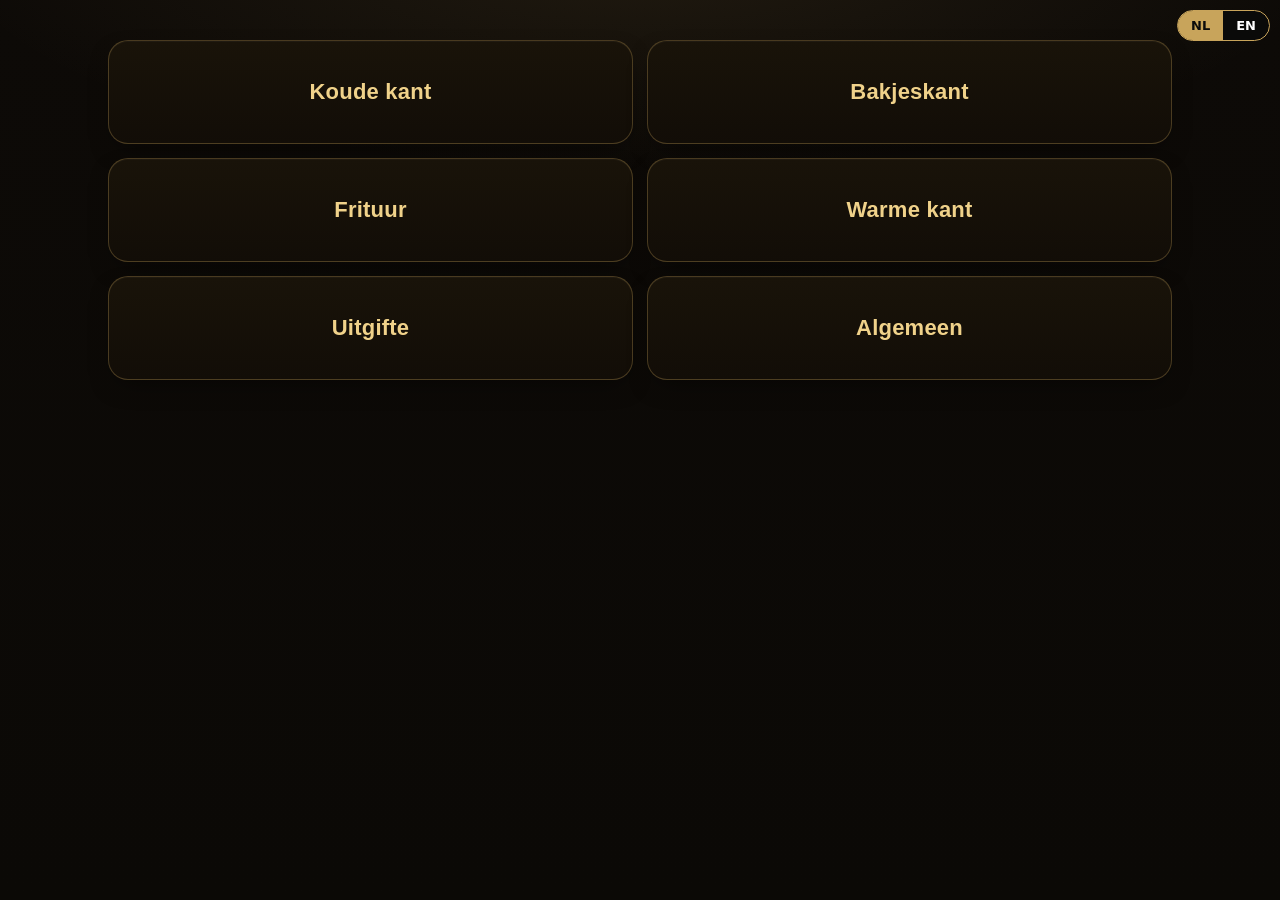
<file: keukenchecklists/index.html>
<!DOCTYPE html>
<html lang="nl">
<head>
  <meta charset="UTF-8" />
  <meta name="viewport" content="width=device-width, initial-scale=1, viewport-fit=cover" />
  <title>Keuken checklists</title>
  <link rel="preconnect" href="https://fonts.googleapis.com">
<link rel="preconnect" href="https://fonts.gstatic.com" crossorigin>
<link href="https://fonts.googleapis.com/css2?family=Inter:wght@400;500;600;700;800&display=swap" rel="stylesheet">
<style>
    :root{
      --bg:#0b0906;
      --bg-2:#0e0b07;
      --card:#151009;
      --card-2:#191309;
      --text:#f5f1e8;
      --muted:#b8b0a0;
      --gold:#c8a45b;
      --gold-bright:#f0d28a;
      --gold-line:rgba(200,164,91,.4);
      --gold-soft:rgba(200,164,91,.14);
      --success:#22c55e;
      --danger:#ef4444;
      --grad-gold:linear-gradient(180deg,#f4dc9c 0%,#d9b26a 55%,#c8a45b 100%);
      --ease:cubic-bezier(.4,0,.2,1);
    }

    *{ box-sizing:border-box; -webkit-tap-highlight-color:transparent; }
    html,body{ min-height:100%; }

    body{
      margin:0;
      background:
        radial-gradient(ellipse 90% 40% at 50% -5%, rgba(200,164,91,.10), transparent 60%),
        linear-gradient(180deg, #0d0a07 0%, #0b0906 100%);
      color:var(--text);
      font-family:Inter,'Segoe UI',system-ui,-apple-system,Arial,sans-serif;
      -webkit-font-smoothing:antialiased;
    }

    .app-shell{ width:100%; min-height:100vh; }

    .screen{ display:none; width:100%; min-height:100vh; }
    .screen.active{ display:block; animation:screenIn .25s var(--ease); }
    @keyframes screenIn{ from{opacity:0; transform:translateY(6px)} to{opacity:1; transform:none} }

    .menu-wrap,
    .checklist-wrapper{
      max-width:1100px;
      margin:0 auto;
      padding:22px 18px 72px;
    }

    .hero{
      position:relative;
      background:linear-gradient(180deg, rgba(30,24,15,.85), rgba(17,13,8,.9));
      border:1px solid var(--gold-line);
      border-radius:24px;
      padding:24px 20px 20px;
      box-shadow:0 16px 44px -14px rgba(0,0,0,.6), 0 0 40px -18px rgba(200,164,91,.3),
        inset 0 1px 0 rgba(240,210,138,.12);
      margin-bottom:20px;
      overflow:hidden;
    }
    .hero::before{
      content:""; position:absolute; left:18%; right:18%; top:0; height:1px;
      background:linear-gradient(90deg,transparent,rgba(240,210,138,.65),transparent);
    }

    .hero-title{
      font-size:clamp(26px,3.5vw,40px);
      font-weight:750;
      letter-spacing:-.01em;
      text-align:center;
      margin:0;
      color:#fff;
    }

    .hero-subtitle{
      text-align:center;
      color:var(--muted);
      font-size:14px;
      margin-top:8px;
      line-height:1.5;
    }

    .menu-grid{
      display:grid;
      grid-template-columns:repeat(2, minmax(0,1fr));
      gap:14px;
      margin-top:18px;
    }

    .menu-card{
      position:relative;
      border:1px solid rgba(200,164,91,.3);
      border-radius:20px;
      background:linear-gradient(180deg, #191309 0%, #120d07 100%);
      padding:20px;
      min-height:104px;
      display:flex;
      align-items:center;
      justify-content:center;
      text-align:center;
      color:var(--text);
      cursor:pointer;
      box-shadow:0 10px 26px -10px rgba(0,0,0,.55), inset 0 1px 0 rgba(255,255,255,.03);
      transition:transform .22s var(--ease), border-color .22s var(--ease), box-shadow .22s var(--ease);
    }

    .menu-card:hover{
      transform:translateY(-3px);
      border-color:var(--gold);
      box-shadow:0 18px 40px -12px rgba(0,0,0,.6), 0 8px 30px -8px rgba(200,164,91,.35);
    }
    .menu-card:active{ transform:translateY(-1px) scale(.985); }

    .menu-card-title{
      font-size:22px;
      font-weight:800;
      letter-spacing:.01em;
      color:var(--gold-bright);
      margin:0;
    }

    .menu-card-text{
      color:var(--muted);
      font-size:14px;
      line-height:1.5;
      margin:0;
    }

    .topbar{
      display:flex;
      align-items:center;
      justify-content:space-between;
      gap:12px;
      margin-bottom:16px;
      flex-wrap:wrap;
    }

    .back-btn{
      appearance:none;
      border:none;
      background:var(--grad-gold);
      color:#241a0c;
      border-radius:999px;
      padding:12px 18px;
      font-weight:800;
      font-family:inherit;
      font-size:14px;
      cursor:pointer;
      box-shadow:0 6px 18px -6px rgba(200,164,91,.5), inset 0 1px 0 rgba(255,255,255,.5);
      transition:all .18s var(--ease);
    }
    .back-btn:hover{ filter:brightness(1.06); transform:translateY(-1px); }
    .back-btn:active{ transform:scale(.97); }

    .checklist-title{
      font-size:clamp(24px,3.2vw,34px);
      font-weight:750;
      letter-spacing:-.01em;
      text-align:center;
      margin:0;
      flex:1;
      color:#fff;
    }

    .checklist-subtitle{
      text-align:center;
      color:var(--muted);
      font-size:14px;
      margin-top:8px;
    }

    .notice-banner{
      background:linear-gradient(180deg, rgba(200,164,91,.18), rgba(200,164,91,.07));
      color:#fff;
      border:1px solid var(--gold-line);
      border-radius:18px;
      font-weight:800;
      font-size:clamp(14px,2vw,18px);
      padding:15px 18px;
      text-align:center;
      line-height:1.45;
      margin-bottom:20px;
      text-transform:uppercase;
      letter-spacing:.03em;
      box-shadow:0 0 0 1px rgba(200,164,91,.06), 0 10px 28px -12px rgba(0,0,0,.5);
    }

    .section{ margin-top:24px; }

    .section-heading{
      display:flex;
      align-items:center;
      gap:10px;
      font-size:17px;
      font-weight:800;
      letter-spacing:.02em;
      color:#fff;
      margin:0 0 14px;
      padding:13px 16px;
      border:1px solid rgba(200,164,91,.3);
      border-radius:16px;
      background:linear-gradient(180deg, rgba(200,164,91,.10), rgba(200,164,91,.02));
      box-shadow:inset 0 1px 0 rgba(240,210,138,.1);
    }

    .checklist-grid{
      display:grid;
      gap:12px;
      grid-template-columns:repeat(2,minmax(0,1fr));
    }

    .checklist-card{
      background:linear-gradient(180deg, #16110a 0%, #100c07 100%);
      border:1px solid rgba(200,164,91,.24);
      border-radius:16px;
      padding:14px 15px;
      display:flex;
      align-items:flex-start;
      gap:12px;
      box-shadow:0 6px 18px -8px rgba(0,0,0,.5), inset 0 1px 0 rgba(255,255,255,.02);
      transition:transform .18s var(--ease), border-color .18s var(--ease), box-shadow .18s var(--ease);
    }

    .checklist-card:hover{
      transform:translateY(-1px);
      border-color:var(--gold);
      box-shadow:0 12px 26px -10px rgba(0,0,0,.55), 0 0 20px -8px rgba(200,164,91,.25);
    }

    .checklist-card input[type="checkbox"]{
      width:21px;
      height:21px;
      min-width:21px;
      margin-top:2px;
      cursor:pointer;
      accent-color:var(--gold);
    }

    .checklist-card label{
      font-size:15.5px;
      font-weight:700;
      line-height:1.5;
      cursor:pointer;
      color:var(--text);
    }
    .checklist-card:has(input:checked){ border-color:rgba(200,164,91,.5); }
    .checklist-card:has(input:checked) label{ opacity:.55; }

    .checklist-card.important{
      border:1px solid var(--gold);
      background:
        linear-gradient(180deg, rgba(200,164,91,.16), rgba(200,164,91,.06)),
        linear-gradient(180deg, #191309 0%, #110d07 100%);
      box-shadow:0 12px 28px -10px rgba(0,0,0,.55), 0 0 26px -8px rgba(200,164,91,.28);
    }

    .important-badge{
      display:inline-block;
      margin-right:8px;
      padding:3px 10px;
      border-radius:999px;
      background:var(--grad-gold);
      color:#241a0c;
      font-weight:800;
      font-size:11px;
      text-transform:uppercase;
      letter-spacing:.5px;
      vertical-align:middle;
      box-shadow:0 2px 8px -2px rgba(200,164,91,.5);
    }

    .important-text{
      display:block;
      margin-top:8px;
      color:#f6e3b4;
      font-weight:750;
      font-size:13px;
    }

    .form-panel{
      margin-top:28px;
      background:linear-gradient(180deg, rgba(30,24,15,.8), rgba(17,13,8,.85));
      border:1px solid var(--gold-line);
      border-radius:20px;
      padding:20px;
      box-shadow:0 14px 34px -14px rgba(0,0,0,.55), inset 0 1px 0 rgba(240,210,138,.08);
    }

    .form-footer{
      display:flex;
      gap:10px;
      flex-wrap:wrap;
      align-items:center;
      justify-content:center;
    }

    .form-footer input[type="text"]{
      padding:13px 18px;
      width:340px;
      max-width:100%;
      border-radius:999px;
      border:1px solid var(--gold-line);
      background:rgba(0,0,0,.35);
      color:var(--text);
      font-size:15px;
      font-family:inherit;
      outline:none;
      transition:all .2s var(--ease);
    }
    .form-footer input[type="text"]::placeholder{ color:var(--muted); }
    .form-footer input[type="text"]:focus{
      border-color:var(--gold);
      box-shadow:0 0 0 4px rgba(200,164,91,.15), 0 0 22px -8px rgba(200,164,91,.4);
    }

    .form-footer button{
      appearance:none;
      border:none;
      background:var(--grad-gold);
      color:#241a0c;
      border-radius:999px;
      padding:13px 26px;
      font-weight:800;
      font-family:inherit;
      font-size:15px;
      cursor:pointer;
      box-shadow:0 6px 20px -6px rgba(200,164,91,.5), inset 0 1px 0 rgba(255,255,255,.5);
      transition:all .18s var(--ease);
    }
    .form-footer button:hover{ filter:brightness(1.06); transform:translateY(-1px); }
    .form-footer button:active{ transform:scale(.97); }
    .form-footer button:disabled{
      opacity:.4; cursor:not-allowed; transform:none; filter:grayscale(.5);
    }

    .hint{
      margin-top:12px;
      text-align:center;
      color:var(--muted);
      font-size:13px;
      line-height:1.5;
    }

    .success-message,
    .error-message{
      display:none;
      margin-top:12px;
      text-align:center;
      font-weight:700;
      font-size:14px;
      padding:12px 16px;
      border-radius:14px;
    }
    .success-message{
      color:#c9f2d6;
      background:rgba(34,197,94,.12);
      border:1px solid rgba(34,197,94,.4);
    }
    .error-message{
      color:#ffc9c9;
      background:rgba(239,68,68,.12);
      border:1px solid rgba(239,68,68,.4);
    }

    @media (max-width:760px){
      .checklist-grid{ grid-template-columns:1fr; }
      .menu-grid{ grid-template-columns:1fr; }
      .checklist-title{ width:100%; }
    }

  </style>
</head>
<body>
  <div class="app-shell">

    <!-- MENU -->
    <section class="screen active" id="screen-menu">
      <div class="menu-wrap">
        <div class="menu-grid">
          <button class="menu-card" data-open-screen="screen-koude">
            <div class="menu-card-title">Koude kant</div>
          </button>

          <button class="menu-card" data-open-screen="screen-bakjes">
            <div class="menu-card-title">Bakjeskant</div>
          </button>

          <button class="menu-card" data-open-screen="screen-frituur">
            <div class="menu-card-title">Frituur</div>
          </button>

          <button class="menu-card" data-open-screen="screen-warme">
            <div class="menu-card-title">Warme kant</div>
          </button>

          <button class="menu-card" data-open-screen="screen-uitgifte">
            <div class="menu-card-title">Uitgifte</div>
          </button>

          <button class="menu-card" data-open-screen="screen-algemeen">
            <div class="menu-card-title">Algemeen</div>
          </button>
        </div>
      </div>
    </section>

    <section class="screen" id="screen-koude">
      <div class="checklist-wrapper checklist-page" data-page="keuken-koude" data-dash="Keuken — Koude kant">
        <div class="topbar">
          <button class="back-btn" data-back-menu>← Terug naar menu</button>
          <div class="checklist-title">Poetslijst — Koude kant</div>
        </div>

        <div class="hero">
          <div class="checklist-subtitle"></div>
        </div>

        <div class="sections-host" data-host="keuken-koude"></div>

        <div class="form-panel">
          <div class="form-footer">
            <input type="text" class="naam-input" placeholder="Je naam…" />
            <button class="submit-btn">Checklist verzenden</button>
          </div>
          <div class="success-message ok-msg">✔️ Dank je — checklist ontvangen!</div>
          <div class="error-message err-msg">❌ Verzenden mislukt — probeer het opnieuw.</div>
        </div>
      </div>
    </section>

    <section class="screen" id="screen-bakjes">
      <div class="checklist-wrapper checklist-page" data-page="keuken-bakjes" data-dash="Keuken — Bakjeskant">
        <div class="topbar">
          <button class="back-btn" data-back-menu>← Terug naar menu</button>
          <div class="checklist-title">Poetslijst — Bakjeskant</div>
        </div>

        <div class="hero">
          <div class="checklist-subtitle"></div>
        </div>

        <div class="sections-host" data-host="keuken-bakjes"></div>

        <div class="form-panel">
          <div class="form-footer">
            <button class="submit-btn">Markeer als gedaan</button>
          </div>
          <div class="success-message ok-msg">✔️ Dank je — checklist ontvangen!</div>
          <div class="error-message err-msg">❌ Verzenden mislukt — probeer het opnieuw.</div>
        </div>
      </div>
    </section>

    <section class="screen" id="screen-frituur">
      <div class="checklist-wrapper checklist-page" data-page="keuken-frituur" data-dash="Keuken — Frituur">
        <div class="topbar">
          <button class="back-btn" data-back-menu>← Terug naar menu</button>
          <div class="checklist-title">Poetslijst — Frituur</div>
        </div>

        <div class="hero">
          <div class="checklist-subtitle"></div>
        </div>

        <div class="sections-host" data-host="keuken-frituur"></div>

        <div class="form-panel">
          <div class="form-footer">
            <button class="submit-btn">Markeer als gedaan</button>
          </div>
          <div class="success-message ok-msg">✔️ Dank je — checklist ontvangen!</div>
          <div class="error-message err-msg">❌ Verzenden mislukt — probeer het opnieuw.</div>
        </div>
      </div>
    </section>

    <section class="screen" id="screen-warme">
      <div class="checklist-wrapper checklist-page" data-page="keuken-warme" data-dash="Keuken — Warme kant">
        <div class="topbar">
          <button class="back-btn" data-back-menu>← Terug naar menu</button>
          <div class="checklist-title">Poetslijst — Warme kant</div>
        </div>

        <div class="hero">
          <div class="checklist-subtitle"></div>
        </div>

        <div class="sections-host" data-host="keuken-warme"></div>

        <div class="form-panel">
          <div class="form-footer">
            <button class="submit-btn">Markeer als gedaan</button>
          </div>
          <div class="success-message ok-msg">✔️ Dank je — checklist ontvangen!</div>
          <div class="error-message err-msg">❌ Verzenden mislukt — probeer het opnieuw.</div>
        </div>
      </div>
    </section>

    <section class="screen" id="screen-uitgifte">
      <div class="checklist-wrapper checklist-page" data-page="keuken-uitgifte" data-dash="Keuken — Uitgifte">
        <div class="topbar">
          <button class="back-btn" data-back-menu>← Terug naar menu</button>
          <div class="checklist-title">Poetslijst — Uitgifte</div>
        </div>

        <div class="hero">
          <div class="checklist-subtitle"></div>
        </div>

        <div class="sections-host" data-host="keuken-uitgifte"></div>

        <div class="form-panel">
          <div class="form-footer">
            <button class="submit-btn">Markeer als gedaan</button>
          </div>
          <div class="success-message ok-msg">✔️ Dank je — checklist ontvangen!</div>
          <div class="error-message err-msg">❌ Verzenden mislukt — probeer het opnieuw.</div>
        </div>
      </div>
    </section>

    <section class="screen" id="screen-algemeen">
      <div class="checklist-wrapper checklist-page" data-page="keuken-algemeen" data-dash="Keuken — Algemeen" data-gate="1">
        <div class="topbar">
          <button class="back-btn" data-back-menu>← Terug naar menu</button>
          <div class="checklist-title">Keuken — Algemene checklist</div>
        </div>

        <div class="hero">
          <div class="checklist-subtitle"></div>
        </div>

        <div class="section">
          <div class="section-heading">□ Afdelingen</div>
          <div class="dept-list" id="deptList"></div>
        </div>

        <div class="sections-host" data-host="keuken-algemeen"></div>

        <div class="form-panel">
          <div class="form-footer">
            <input type="text" class="naam-input" placeholder="Je naam…" />
            <button class="submit-btn">Checklist verzenden</button>
          </div>
          <div class="gate-hint" id="gateHint">Rond eerst alles af om te kunnen indienen.</div>
          <div class="success-message ok-msg">✔️ Dank je — checklist ontvangen!</div>
          <div class="error-message err-msg">❌ Verzenden mislukt — probeer het opnieuw.</div>
        </div>
      </div>
    </section>

  <script>
    (function(){
      const SCRIPT_URL = "https://script.google.com/macros/s/AKfycbw_Tn0z0s3AJ7CARzHt9sFy8CGhrCe_HzS9ao0KKDtgzq9TR_H-28WBss316I6PDcr7/exec";
      const AUTO_BY = "Keuken";   // lijsten zonder naamveld worden op 'Keuken' gezet

      const screens = Array.from(document.querySelectorAll('.screen'));
      function showScreen(id){
        screens.forEach(s => s.classList.toggle('active', s.id === id));
        window.scrollTo({ top: 0, behavior: 'instant' in window ? 'instant' : 'auto' });
        requestResize();
      }
      document.querySelectorAll('[data-open-screen]').forEach(btn=>{
        btn.addEventListener('click', ()=> showScreen(btn.dataset.openScreen));
      });
      document.querySelectorAll('[data-back-menu]').forEach(btn=>{
        btn.addEventListener('click', ()=> showScreen('screen-menu'));
      });

      function show(el){
        el.style.display='block';
        clearTimeout(el._t);
        el._t=setTimeout(()=>el.style.display='none',3000);
      }
      function resetPageForm(page){
        const naamEl = page.querySelector('.naam-input');
        if(naamEl) naamEl.value = '';
        page.querySelectorAll('input[type="checkbox"]').forEach(chk => chk.checked = false);
      }

      // Eén generieke verzendknop voor alle keukenlijsten
      document.querySelectorAll('.checklist-page').forEach(page=>{
        const btn    = page.querySelector('.submit-btn');
        const naamEl = page.querySelector('.naam-input');
        const okMsg  = page.querySelector('.ok-msg');
        const errMsg = page.querySelector('.err-msg');
        const CHECKLIST = page.dataset.dash || '';
        if(!btn) return;

        btn.addEventListener('click', async function(){
          errMsg.style.display='none'; okMsg.style.display='none';
          let by = AUTO_BY;
          if(naamEl){
            by = (naamEl.value||'').trim();
            if(!by){ alert('Vul alsjeblieft je naam in.'); naamEl.focus(); return; }
          }

          const fields = Array.from(page.querySelectorAll('input[type="checkbox"]')).map(chk=>{
            const lbl = page.querySelector('label[for="'+chk.id+'"]');
            return { id: chk.id, label: (lbl?lbl.textContent:'').trim(), checked: chk.checked };
          });

          const params = new URLSearchParams();
          params.set('checklist', CHECKLIST);
          params.set('by', by);
          params.set('fields', JSON.stringify({
            total: fields.length,
            checked: fields.filter(i=>i.checked).length,
            items: fields
          }));

          btn.disabled = true;
          const orig = btn.textContent;
          btn.textContent = 'Verzenden…';
          try{
            const r = await fetch(SCRIPT_URL, {
              method:'POST',
              headers:{'Content-Type':'application/x-www-form-urlencoded'},
              body:params.toString()
            });
            if(!r.ok) throw new Error('HTTP '+r.status);
            resetPageForm(page);
            show(okMsg);
          }catch(e){
            try{
              const blob = new Blob([params.toString()],{type:'application/x-www-form-urlencoded'});
              if(navigator.sendBeacon && navigator.sendBeacon(SCRIPT_URL, blob)){
                resetPageForm(page); show(okMsg);
              } else { show(errMsg); }
            }catch(_){ show(errMsg); }
          }finally{
            btn.disabled = false;
            btn.textContent = orig;
            requestResize();
          }
        });
      });

      /* ===== Afdelingen-status + indien-slot (Algemeen) ===== */
      const DEPARTMENTS = [
        { key:"Keuken — Koude kant", label:"Koude kant" },
        { key:"Keuken — Bakjeskant", label:"Bakjeskant" },
        { key:"Keuken — Frituur",    label:"Frituur"    },
        { key:"Keuken — Warme kant", label:"Warme kant" },
        { key:"Keuken — Uitgifte",   label:"Uitgifte"   }
      ];
      let deptDone = new Map();

      function norm(s){
        return String(s||"").trim()
          .replace(/\u2014/g,'-').replace(/\u2013/g,'-')
          .replace(/-+/g,'-').replace(/\s+/g,' ')
          .replace(/\s*-\s*/g,' - ').trim().toLowerCase();
      }

      const algPage   = document.querySelector('.checklist-page[data-gate="1"]');
      const deptListEl= document.getElementById('deptList');
      const gateHint  = document.getElementById('gateHint');

      function buildDeptList(){
        if(!deptListEl) return;
        deptListEl.innerHTML = "";
        DEPARTMENTS.forEach(dep=>{
          const row = document.createElement('div');
          row.className = "dept-item";
          row.dataset.dept = dep.key;
          row.innerHTML = '<div class="dept-name">'+dep.label+'</div>' +
                          '<div class="dept-chip"><span class="chip chip-open">Open</span></div>';
          deptListEl.appendChild(row);
        });
      }

      function updateDeptUI(){
        document.querySelectorAll('.dept-item').forEach(el=>{
          const done = !!deptDone.get(el.dataset.dept);
          el.querySelector('.dept-chip').innerHTML = done
            ? '<span class="chip chip-ok">Klaar</span>'
            : '<span class="chip chip-open">Open</span>';
        });
      }

      function allDepartmentsDone(){ return DEPARTMENTS.every(d => !!deptDone.get(d.key)); }
      function allPointsChecked(){
        if(!algPage) return true;
        const boxes = algPage.querySelectorAll('.sections-host input[type="checkbox"]');
        return boxes.length > 0 && Array.from(boxes).every(x => x.checked);
      }

      function computeGate(){
        if(!algPage) return;
        const btn = algPage.querySelector('.submit-btn');
        const naamEl = algPage.querySelector('.naam-input');
        if(!btn) return;
        const nameOk   = !naamEl || (naamEl.value||"").trim().length > 0;
        const depsOk   = allDepartmentsDone();
        const pointsOk = allPointsChecked();
        btn.disabled = !(nameOk && depsOk && pointsOk);
        if(!gateHint) return;
        if(!depsOk){        gateHint.textContent = "Nog niet alle 5 afdelingen zijn klaar."; }
        else if(!pointsOk){ gateHint.textContent = "Vink eerst alle punten hieronder af."; }
        else if(!nameOk){   gateHint.textContent = "Vul je naam in om te kunnen indienen."; }
        else {              gateHint.textContent = "Alles is klaar — je kunt indienen."; }
      }
      window.clComputeGate = computeGate;   // aanroepen na (her)render van de punten

      async function fetchStatuses(){
        try{
          const r = await fetch(SCRIPT_URL + "?tz=Europe/Amsterdam", { cache:"no-store" });
          const j = await r.json();
          if(!j || j.ok !== true || !Array.isArray(j.items)) return;
          const got = new Map();
          j.items.forEach(it => got.set(norm(it.name), !!it.done));
          deptDone = new Map();
          DEPARTMENTS.forEach(d => deptDone.set(d.key, !!got.get(norm(d.key))));
          updateDeptUI();
          computeGate();
        }catch(e){ console.warn("status ophalen mislukt", e); }
      }

      if(algPage){
        buildDeptList();
        computeGate();
        const naamEl = algPage.querySelector('.naam-input');
        if(naamEl) naamEl.addEventListener('input', computeGate);
        algPage.addEventListener('change', e=>{
          if(e.target && e.target.type === 'checkbox') computeGate();
        });
        // status verversen bij openen van de Algemeen-pagina en periodiek
        document.querySelectorAll('[data-open-screen="screen-algemeen"]').forEach(b=>{
          b.addEventListener('click', fetchStatuses);
        });
        fetchStatuses();
        setInterval(()=>{ if(document.getElementById('screen-algemeen').classList.contains('active')) fetchStatuses(); }, 30000);
      }

      function requestResize(){
        const active = document.querySelector('.screen.active');
        const h = Math.max(document.body.scrollHeight, document.documentElement.scrollHeight, active ? active.scrollHeight : 0);
        if(window.parent){ window.parent.postMessage({ type:"resizeChecklist", height:h }, "*"); }
      }
      window.addEventListener('load', requestResize);
      window.addEventListener('resize', requestResize);
      try{ new ResizeObserver(requestResize).observe(document.body); }catch(_){ setInterval(requestResize, 800); }
    })();
  </script>

<!-- ===== Checklist-inhoud uit Supabase + bewerkmodus ===== -->
<style>
  .cl-editbar{display:flex;justify-content:center;padding:14px 0 26px}
  .cl-editbtn{background:transparent;border:1px solid var(--gold-line,rgba(200,164,91,.35));color:var(--muted,#9a9a9a);
    font:600 12px/1 Inter,system-ui,sans-serif;padding:9px 16px;border-radius:999px;cursor:pointer;letter-spacing:.03em}
  .cl-editbtn:hover{border-color:var(--gold,#c8a45b);color:var(--gold,#c8a45b)}
  .cl-editbtn.on{background:var(--gold,#c8a45b);color:#0b0b0b;border-color:var(--gold,#c8a45b)}
  .cl-sec-tools,.cl-item-tools{display:inline-flex;gap:6px;margin-left:8px;vertical-align:middle}
  .cl-mini{background:transparent;border:1px solid rgba(200,164,91,.45);color:var(--gold,#c8a45b);
    width:28px;height:28px;border-radius:8px;cursor:pointer;font-size:13px;line-height:1;padding:0}
  .cl-mini:hover{background:rgba(200,164,91,.15)}
  .cl-mini.danger{border-color:rgba(255,107,107,.5);color:#ff8f8f}
  .cl-add{margin:10px 0 4px;background:transparent;border:1px dashed rgba(200,164,91,.5);color:var(--gold,#c8a45b);
    padding:9px 14px;border-radius:10px;cursor:pointer;font:600 13px/1 Inter,system-ui,sans-serif}
  .cl-add:hover{background:rgba(200,164,91,.1)}
  .cl-editing .checklist-card{border-style:dashed}
  .dept-list{display:flex;flex-direction:column;gap:10px;margin-bottom:6px}
  .dept-item{display:flex;align-items:center;justify-content:space-between;gap:12px;
    background:linear-gradient(180deg,#151515 0%,#111111 100%);border:1px solid var(--gold-line,rgba(200,164,91,.35));
    border-radius:14px;padding:12px 14px}
  .dept-name{font-size:15px;font-weight:900;color:var(--text,#fff)}
  .chip{font-weight:900;font-size:12px;line-height:1;padding:8px 12px;border-radius:999px;border:1px solid transparent;
    white-space:nowrap;text-transform:uppercase;letter-spacing:.4px}
  .chip-ok{color:#0b0b0b;background:var(--gold,#c8a45b);border-color:var(--gold,#c8a45b)}
  .chip-open{color:var(--muted,#9a9a9a);background:rgba(255,255,255,.05);border-color:rgba(255,255,255,.12)}
  .gate-hint{font-size:13px;color:var(--muted,#9a9a9a);text-align:center;margin-top:8px;line-height:1.45}
  .submit-btn:disabled{opacity:.45;cursor:not-allowed;filter:grayscale(.4)}
  .cl-daily-tag{font-size:11px;font-weight:700;color:var(--gold,#c8a45b);opacity:.8;margin-left:6px}
</style>
<script>
(function(){
  const SB_URL  = "https://xiwdbvxnjcrdwjhmpjnf.supabase.co";
  const SB_ANON = "eyJhbGciOiJIUzI1NiIsInR5cCI6IkpXVCJ9.eyJpc3MiOiJzdXBhYmFzZSIsInJlZiI6Inhpd2RidnhuamNyZHdqaG1wam5mIiwicm9sZSI6ImFub24iLCJpYXQiOjE3NTQ2NjE1NzAsImV4cCI6MjA3MDIzNzU3MH0.d14QNY5Pof9j3zmlbs-5gBTs25s6xo_XYhyVbWE2P1k";
  // Actieve vestiging komt via ?loc= uit de app-shell
  const LOC = (function(){
    try{ const v = new URLSearchParams(location.search).get("loc"); return v || "roermond"; }
    catch(e){ return "roermond"; }
  })();
  const PASSWORD = "kikker";
  const H = { apikey:SB_ANON, Authorization:"Bearer "+SB_ANON, "Content-Type":"application/json" };

  let ITEMS = [];
  let editMode = {};                       // per pagina aan/uit
  let unlocked = false;   // elke keer opnieuw invoeren
  try{ localStorage.removeItem("zusje_cl_unlocked"); sessionStorage.removeItem("zusje_cl_unlocked"); }catch(e){}  // Restanten van de eerdere onthoud-versie

  const esc = s => String(s==null?"":s).replace(/&/g,"&amp;").replace(/</g,"&lt;").replace(/>/g,"&gt;").replace(/"/g,"&quot;");

  // Weekdag met nachtgrens 02:00 (zelfde logica als de rest van de app)
  function weekdayNow(){
    const tz="Europe/Amsterdam", now=new Date();
    const hour=Number(new Intl.DateTimeFormat('nl-NL',{timeZone:tz,hour:'2-digit',hour12:false}).format(now));
    const ref=(hour<2)?new Date(now.getTime()-2*3600*1000):now;
    return new Intl.DateTimeFormat('nl-NL',{timeZone:tz,weekday:'short'}).format(ref).toLowerCase().replace('.','');
  }

  async function api(path, opts){
    const r = await fetch(SB_URL+"/rest/v1/"+path, Object.assign({headers:H, cache:"no-store"}, opts||{}));
    if(!r.ok) throw new Error("HTTP "+r.status);
    return r.status===204 ? null : r.json().catch(()=>null);
  }

  async function load(){
    try{
      try{
        ITEMS = await api("checklist_items?select=*&location=eq."+encodeURIComponent(LOC)+"&order=page,section_order,sort_order") || [];
      }catch(err){
        // Vestigingskolom bestaat nog niet: toon dan gewoon alles
        ITEMS = await api("checklist_items?select=*&order=page,section_order,sort_order") || [];
      }
    }catch(e){ console.warn("Checklist-items laden mislukt:", e); ITEMS = []; }
    renderAll();
  }

  function pagesOf(page){
    const wd = weekdayNow();
    const rows = ITEMS.filter(r => r.page === page)
                      .filter(r => !r.weekday || r.weekday === wd);
    const secs = [];
    rows.forEach(r=>{
      let s = secs.find(x=>x.name === r.section);
      if(!s){ s = {name:r.section, order:r.section_order, items:[]}; secs.push(s); }
      s.items.push(r);
    });
    secs.sort((a,b)=>a.order-b.order);
    return secs;
  }

  function itemHtml(it, editing){
    const id = "cl-item-"+it.id;
    const tools = editing ? `<span class="cl-item-tools">
        <button class="cl-mini" title="Bewerken" data-act="edit-item" data-id="${it.id}">✎</button>
        <button class="cl-mini danger" title="Verwijderen" data-act="del-item" data-id="${it.id}">🗑</button>
      </span>` : "";
    const dayTag = it.weekday ? `<span class="cl-daily-tag">(${esc(it.weekday)})</span>` : "";
    if(it.important){
      return `<div class="checklist-card important">
        <input type="checkbox" id="${id}">
        <label for="${id}">
          <span class="important-badge">Belangrijk</span>
          ${esc(it.label)}${dayTag}
          ${it.important_text ? `<span class="important-text">${esc(it.important_text)}</span>` : ""}
        </label>${tools}
      </div>`;
    }
    return `<div class="checklist-card">
      <input type="checkbox" id="${id}"><label for="${id}">${esc(it.label)}${dayTag}</label>${tools}
    </div>`;
  }

  function renderPage(page){
    const host = document.querySelector(`.sections-host[data-host="${page}"]`);
    if(!host) return;
    const editing = !!editMode[page];
    const secs = pagesOf(page);
    let html = "";
    secs.forEach(sec=>{
      const secTools = editing ? `<span class="cl-sec-tools">
          <button class="cl-mini" title="Categorie hernoemen" data-act="edit-sec" data-page="${page}" data-sec="${esc(sec.name)}">✎</button>
          <button class="cl-mini danger" title="Categorie verwijderen" data-act="del-sec" data-page="${page}" data-sec="${esc(sec.name)}">🗑</button>
        </span>` : "";
      html += `<div class="section">
        <div class="section-heading">${esc(sec.name)}${secTools}</div>
        <div class="checklist-grid">${sec.items.map(it=>itemHtml(it, editing)).join("")}</div>
        ${editing ? `<button class="cl-add" data-act="add-item" data-page="${page}" data-sec="${esc(sec.name)}">+ Punt toevoegen</button>` : ""}
      </div>`;
    });
    if(editing){
      html += `<button class="cl-add" data-act="add-sec" data-page="${page}">+ Categorie toevoegen</button>`;
    }
    if(!secs.length && !editing){
      html += `<div class="section"><div class="section-heading">Nog geen punten</div></div>`;
    }
    host.innerHTML = html;
    host.closest(".checklist-page").classList.toggle("cl-editing", editing);
  }

  function ensureEditBar(page){
    const pageEl = document.querySelector(`.checklist-page[data-page="${page}"]`);
    if(!pageEl || pageEl.querySelector(".cl-editbar")) return;
    const bar = document.createElement("div");
    bar.className = "cl-editbar";
    bar.innerHTML = `<button class="cl-editbtn" data-act="toggle-edit" data-page="${page}">✎ Lijst bewerken</button>`;
    pageEl.appendChild(bar);
  }

  function renderAll(){
    ["keuken-koude","keuken-bakjes","keuken-frituur","keuken-warme","keuken-uitgifte","keuken-algemeen"].forEach(p=>{ renderPage(p); ensureEditBar(p); });
    if(typeof window.clApplyLang === "function") window.clApplyLang();
    if(typeof window.clComputeGate === "function") window.clComputeGate();
  }

  function askPassword(){
    if(unlocked) return true;
    const v = prompt("Wachtwoord om de checklist te bewerken:");
    if(v === null) return false;
    if(v.trim().toLowerCase() === PASSWORD){
      unlocked = true;
      return true;
    }
    alert("Onjuist wachtwoord.");
    return false;
  }

  async function refresh(){ await load(); }

  document.addEventListener("click", async (e)=>{
    const btn = e.target.closest("[data-act]");
    if(!btn) return;
    const act  = btn.dataset.act;
    const page = btn.dataset.page;
    const sec  = btn.dataset.sec;
    const id   = btn.dataset.id;

    if(act === "toggle-edit"){
      if(!editMode[page] && !askPassword()) return;
      editMode[page] = !editMode[page];
      if(!editMode[page]) unlocked = false;   // sluiten = weer op slot
      btn.classList.toggle("on", editMode[page]);
      btn.textContent = editMode[page] ? "✓ Klaar met bewerken" : "✎ Lijst bewerken";
      renderPage(page);
      if(typeof window.clApplyLang === "function") window.clApplyLang();
      return;
    }
    if(!unlocked) return;

    try{
      if(act === "edit-item"){
        const it = ITEMS.find(x=>String(x.id)===String(id)); if(!it) return;
        const v = prompt("Punt aanpassen:", it.label);
        if(v===null || !v.trim()) return;
        await api("checklist_items?id=eq."+id, {method:"PATCH", body:JSON.stringify({label:v.trim()})});
        await refresh();
      }
      else if(act === "del-item"){
        const it = ITEMS.find(x=>String(x.id)===String(id)); if(!it) return;
        if(!confirm(`Punt verwijderen?\n\n"${it.label}"`)) return;
        await api("checklist_items?id=eq."+id, {method:"DELETE"});
        await refresh();
      }
      else if(act === "add-item"){
        const v = prompt("Nieuw punt:");
        if(v===null || !v.trim()) return;
        const inSec = ITEMS.filter(x=>x.page===page && x.section===sec);
        const secOrder = inSec.length ? inSec[0].section_order : 1;
        const maxSort  = inSec.reduce((m,x)=>Math.max(m,x.sort_order||0),0);
        await api("checklist_items", {method:"POST", body:JSON.stringify({
          page, section:sec, section_order:secOrder, label:v.trim(), sort_order:maxSort+1, location:LOC
        })});
        await refresh();
      }
      else if(act === "edit-sec"){
        const v = prompt("Categorie hernoemen:", sec);
        if(v===null || !v.trim() || v.trim()===sec) return;
        await api(`checklist_items?page=eq.${encodeURIComponent(page)}&section=eq.${encodeURIComponent(sec)}&location=eq.${encodeURIComponent(LOC)}`,
          {method:"PATCH", body:JSON.stringify({section:v.trim()})});
        await refresh();
      }
      else if(act === "del-sec"){
        const n = ITEMS.filter(x=>x.page===page && x.section===sec).length;
        if(!confirm(`Categorie "${sec}" en alle ${n} punten erin verwijderen?`)) return;
        await api(`checklist_items?page=eq.${encodeURIComponent(page)}&section=eq.${encodeURIComponent(sec)}&location=eq.${encodeURIComponent(LOC)}`, {method:"DELETE"});
        await refresh();
      }
      else if(act === "add-sec"){
        const name = prompt("Naam van de nieuwe categorie:");
        if(name===null || !name.trim()) return;
        const first = prompt("Eerste punt in deze categorie:");
        if(first===null || !first.trim()) return;
        const maxSec = ITEMS.filter(x=>x.page===page).reduce((m,x)=>Math.max(m,x.section_order||0),0);
        await api("checklist_items", {method:"POST", body:JSON.stringify({
          page, section:name.trim(), section_order:maxSec+1, label:first.trim(), sort_order:1, location:LOC
        })});
        await refresh();
      }
    }catch(err){
      alert("Opslaan mislukt. Probeer het opnieuw.");
      console.warn(err);
    }
  });

  load();
})();
</script>

<div class="cl-lang" role="group" aria-label="Taal / Language">
  <button id="clLangNL" type="button">NL</button>
  <button id="clLangEN" type="button">EN</button>
</div>
<style>
.cl-lang{position:fixed;top:10px;right:10px;z-index:9999;display:inline-flex;border:1px solid var(--gold);border-radius:999px;overflow:hidden;background:rgba(11,11,11,.9)}
.cl-lang button{border:0;background:transparent;color:#fff;font:600 13px/1 system-ui,-apple-system,sans-serif;padding:8px 13px;cursor:pointer}
.cl-lang button.active{background:var(--gold);color:#0b0b0b}
</style>
<script>
(function(){
  const NL2EN = {"Openen": "Opening", "Beneden": "Downstairs", "Boven": "Upstairs", "Run": "Run", "← Terug naar menu": "← Back to menu", "Checklist Openen": "Opening checklist", "Werk de lijst op volgorde af": "Work through the list in order", "HOUD ALTIJD DE TELEFOON BIJ TIJDENS HET WERKEN. ALLE TELEFOONTJES MOETEN WORDEN BEANTWOORD!": "ALWAYS KEEP THE PHONE WITH YOU WHILE WORKING. ALL CALLS MUST BE ANSWERED!", "□ Terras voorbereiden": "□ Prepare the terrace", "Containers naar binnen.": "Bring the containers inside.", "Belangrijk": "Important", "Terras helemaal vrij maken van sigarettenpeuken en andere rotzooi.": "Completely clear the terrace of cigarette butts and other litter.", "Wordt vaak vergeten — De uitstraling van de zaak is cruciaal!": "Often forgotten — the appearance of the venue is crucial!", "Terrasstoelen en tafels netjes en recht.": "Terrace chairs and tables neat and straight.", "Parasol goed openklappen, Stoepbord plaatsen, Kussens neerleggen op de bank, Tafelgarnering correct plaatsen (Plantjes, kaarsjes, Menu en drankenkaarten)": "Open the parasol properly, place the sidewalk sign, put the cushions on the bench, place the table decoration correctly (plants, candles, menus and drink cards)", "Kaarsjes waar nodig vervangen zodat ze de hele avond mee kunnen": "Replace candles where needed so they last the whole evening", "Spaghettimat rechtleggen": "Straighten the spaghetti mat", "Rommel en peuken uit plantenbak halen": "Remove litter and butts from the planter", "Terraskar netjes maken!": "Tidy up the terrace cart!", "□ Voor opening van het restaurant": "□ Before the restaurant opens", "Was ophangen en nieuwe was aanzetten. LET OP VOOR PENNEN IN DE ZAKKEN!!!": "Hang up the laundry and start a new load. WATCH OUT FOR PENS IN THE POCKETS!!!", "Poleermachine en Lattiz aanzetten, bestek/koffiekopjes poleren.": "Turn on the polishing machine and Lattiz, polish cutlery/coffee cups.", "Allergiestroken, verjaardagskaartjes en kinderkaarten klaarleggen voor de lunch.": "Prepare allergy slips, birthday cards and children's cards for lunch.", "Fruit snijden en aanvullen (passievrucht, munt, gember, rozemarijn), alles stickeren en klaarzetten.": "Cut and restock fruit (passion fruit, mint, ginger, rosemary), label everything and set it out.", "Waterflessen bijvullen.": "Refill the water bottles.", "Run klaarzetten: sauzenpompen, tipjes, chips.": "Set up the run: sauce pumps, tips, chips.", "Bestek beneden recht leggen, tafelattributen controleren.": "Lay out the cutlery downstairs straight, check the table items.", "Lamellen overal netjes en op gelijke hoogte.": "Blinds everywhere neat and at equal height.", "Kaarsjes aanzetten (ook toiletten).": "Light the candles (toilets too).", "Computer en muziek aan, verlichting op “Duister”.": "Computer and music on, lighting set to 'Duister'.", "IJsblokjes halen, wasbakken vol laten lopen.": "Get ice cubes, let the sinks fill up.", "Bestelling opruimen (ma, do, za).": "Put away the delivery (Mon, Thu, Sat).", "MADEBLUE waterkaartjes en bierviltjes aanvullen.": "Restock MADEBLUE water cards and beer coasters.", "Verwarming aanzetten.": "Turn on the heating.", "⏰ Voor 16:00 klaar": "⏰ Done before 16:00", "Stoelen en tafels uit beide garderobes.": "Chairs and tables out of both cloakrooms.", "Voor 16:00: indekken, stoelen recht, kaarten klaarzetten en versieren.": "Before 16:00: set the tables, chairs straight, prepare cards and decorate.", "Reserveringen: groepen bellen, allergieën checken, WhatsApp herinneringen sturen.": "Reservations: call groups, check allergies, send WhatsApp reminders.", "Reserveringslijst opnieuw uitprinten en overschrijven.": "Reprint and rewrite the reservation list.", "Kaartjes voor morgen schrijven (stroken, allergenen, verjaardagen).": "Write the cards for tomorrow (slips, allergens, birthdays).", "Tafelgarnering checken.": "Check the table decoration.", "Tafelgarnering controleren volgens protocol plaatsen. Drankenkaartjes en topkaartjes netjes. Kaarsje per 4 gasten in het midden!": "Check the table decoration and place it according to protocol. Drink cards and top cards neat. One candle per 4 guests in the middle!", "Tafelindeling checken.": "Check the table layout.", "Koffiedoosjes checken.": "Check the coffee boxes.", "Personeelsdrank koud zetten voor de avond.": "Chill the staff drinks for the evening.", "Checklist verzenden": "Submit checklist", "Tip: Dashboard vinkt": "Tip: the dashboard checks", "af. Reset om 04:00.": "off. Resets at 04:00.", "✔ Dank je — checklist ontvangen!": "✔ Thank you — checklist received!", "❌ Verzenden mislukt — probeer het opnieuw.": "❌ Submission failed — please try again.", "Sluitchecklist — Bar beneden": "Closing checklist — Downstairs bar", "□ Bar schoonmaken": "□ Clean the bar", "Wijnen stickeren met datum wanneer geopend (OOK RODE WIJNEN).": "Label wines with the date when opened (RED WINES TOO).", "Kratten met lege flesjes naar de kelder of in de lift.": "Crates of empty bottles to the cellar or in the lift.", "Bar schoonmaken met warm sopje met Addix.": "Clean the bar with warm soapy water with Addix.", "Onderkant van opvangplaten niet vergeten.": "Don't forget the underside of the drip trays.", "Matjes onder bierglazen door de poleermachine halen.": "Run the mats under the beer glasses through the polishing machine.", "Bierglazen netjes terugplaatsen met labels naar voren.": "Put the beer glasses back neatly with labels facing front.", "Borstel, stop, afschuimers en ijsbak door de poleermachine.": "Brush, plug, skimmers and ice bin through the polishing machine.", "Filters en onderdelen poleermachine door de spoel.": "Filters and polishing machine parts through the dishwasher.", "Alle dienbladen naar de spoel brengen.": "Bring all trays to the dishwasher.", "Fruit en kruiden controleren, afdekken en terug in de koeling.": "Check fruit and herbs, cover and return to the fridge.", "Snoepjes, kaartjes, biervilten, rietjes en stokjes bijvullen.": "Restock sweets, cards, beer coasters, straws and sticks.", "Vuilniszakken verwisselen, volle naar kelder.": "Change the bin bags, full ones to the cellar.", "Biertap reinigen, putjes spoelen met water en azijn.": "Clean the beer tap, rinse the drip trays with water and vinegar.", "Alle tappen afdekken met folie.": "Cover all taps with foil.", "☕ Koffiehoek": "☕ Coffee corner", "Filterdragers reinigen met middel en programma starten.": "Clean the filter holders with cleaner and start the programme.", "Lekbak en koffiedrapbak leeg en schoon.": "Drip tray and coffee grounds tray empty and clean.", "Lattiz schoonmaken, lekbak leeg, lattiz uit.": "Clean the Lattiz, empty the drip tray, Lattiz off.", "Kopjes, schotels en glazen poleren.": "Polish cups, saucers and glasses.", "Buitenkant koffiemachine schoon en vlekvrij.": "Outside of the coffee machine clean and spotless.", "□ Overige taken": "□ Other tasks", "Bovenkant van de bar netjes en leeg.": "Top of the bar neat and empty.", "Computerhoek netjes en schoon.": "Computer corner neat and clean.", "Waterflessen naar boven brengen.": "Bring the water bottles upstairs.", "Werkbank bij kassa schoonmaken en kassascherm poetsen.": "Clean the workbench by the till and wipe the till screen.", "Tafels schoonmaken en schuiven, garnering controleren.": "Clean and move the tables, check the decoration.", "Indekken met bestek.": "Set the tables with cutlery.", "Vloer rondom prullenbak netjes en schoon.": "Floor around the bin neat and clean.", "Garderobe vrij van stoelen, tafels, kratjes etc.": "Cloakroom clear of chairs, tables, crates etc.", "Terraskar opgeruimd en netjes.": "Terrace cart tidy and neat.", "⏱️ Daggebonden taken": "⏱️ Day-specific tasks", "Tip: het dashboard vinkt": "Tip: the dashboard checks", "Bediening onder": "Service downstairs", "af zodra je indient.": "off as soon as you submit.", "✔️ Dank je — checklist ontvangen!": "✔️ Thank you — checklist received!", "Checklist Bar Afsluiten & Restaurant Taken (Boven)": "Checklist Closing the Bar & Restaurant Tasks (Upstairs)", "□ Bar afsluiten": "□ Close the bar", "Wijnen stickeren met datum wanneer geopend.": "Label wines with the date when opened.", "Bar schoonmaken met warm sopje met allesreiniger of Addix.": "Clean the bar with warm soapy water with all-purpose cleaner or Addix.", "Onderkant van de opvangplaten niet vergeten.": "Don't forget the underside of the drip trays.", "Borstel, wasbakstop, afschuimers, ijsbak door de poleermachine.": "Brush, sink plug, skimmers, ice bin through the polishing machine.", "Fruit en kruiden controleren, afdekken, terug in keukenkoeling.": "Check fruit and herbs, cover, return to the kitchen fridge.", "Snoepjes, kaartjes, rekeningmapjes, biervilten, rietjes, stampers en stokjes bijvullen.": "Restock sweets, cards, bill folders, beer coasters, straws, muddlers and sticks.", "Kassascherm poetsen met blauwe spray.": "Wipe the till screen with the blue spray.", "Vuilniszakken wisselen, volle naar de kelder.": "Change the bin bags, full ones to the cellar.", "Tap reinigen met tapreiniger, putjes spoelen met water en azijn.": "Clean the tap with tap cleaner, rinse the drip trays with water and vinegar.", "Alle tappen afgedekt met folie.": "All taps covered with foil.", "□ Restaurant taken": "□ Restaurant tasks", "Werkbank bij kassa opruimen en schoonmaken. Kassa poetsen.": "Tidy and clean the workbench by the till. Wipe the till.", "Verwarming uitzetten.": "Turn off the heating.", "Tafels schoon en schuiven. Tafelgarnering goed zetten en controleren.": "Tables clean and moved. Set and check the table decoration.", "Indekken met placemats, servetten en glazen.": "Set the tables with placemats, napkins and glasses.", "Sopje weggooien en andere zooi opruimen.": "Throw away the soapy water and clear up other mess.", "Kaarsjes uitmaken.": "Put out the candles.", "Bediening boven": "Service upstairs", "Checklist — Run": "Checklist — Run", "□ Run": "□ Run", "Dienbladen poetsen": "Wipe the trays", "Run schoonmaken": "Clean the run", "Sauzen in de koeling": "Sauces in the fridge", "Glaswerk van de run terug naar de bar": "Glassware from the run back to the bar", "Vuilniszak run verwisselen": "Change the run bin bag", "Kast met broodbakken poetsen": "Wipe the cupboard with bread bins", "Klaptafels schoonmaken": "Clean the folding tables", "Run vloer vegen": "Sweep the run floor", "Koffiedoosjes uit de spoel halen": "Take the coffee boxes out of the dishwasher", "Extra dagtaken (Zie dashboard)": "Extra daily tasks (See dashboard)", "direct af zodra je indient.": "off immediately as soon as you submit."};
  const PH = { nl:"Je naam\u2026", en:"Your name\u2026" };
  let clLang = localStorage.getItem("zusje_checklist_lang") || "nl";
  function translate(toEN){
    const w = document.createTreeWalker(document.body, NodeFilter.SHOW_TEXT, null);
    const nodes = []; let n;
    while (n = w.nextNode()) nodes.push(n);
    nodes.forEach(node => {
      const raw = node.nodeValue; const t = raw.trim();
      if (!t) return;
      if (toEN){
        const en = NL2EN[t];
        if (en !== undefined){ if (node.__nl == null) node.__nl = raw; node.nodeValue = raw.replace(t, en); }
      } else if (node.__nl != null){ node.nodeValue = node.__nl; }
    });
    document.querySelectorAll(".naam-input").forEach(i => { i.placeholder = toEN ? PH.en : PH.nl; });
  }
  function apply(){
    translate(clLang === "en");
    const nl = document.getElementById("clLangNL"), en = document.getElementById("clLangEN");
    if (nl) nl.classList.toggle("active", clLang === "nl");
    if (en) en.classList.toggle("active", clLang === "en");
    document.documentElement.lang = clLang;
  }
  function setLang(l){ clLang = l; localStorage.setItem("zusje_checklist_lang", l); apply(); }
  document.getElementById("clLangNL").addEventListener("click", () => setLang("nl"));
  document.getElementById("clLangEN").addEventListener("click", () => setLang("en"));
  // Beschikbaar maken zodat dynamisch geladen checklist-items ook vertaald worden.
  window.clApplyLang = apply;
  apply();
})();
</script>

</body>
</html>
</file>
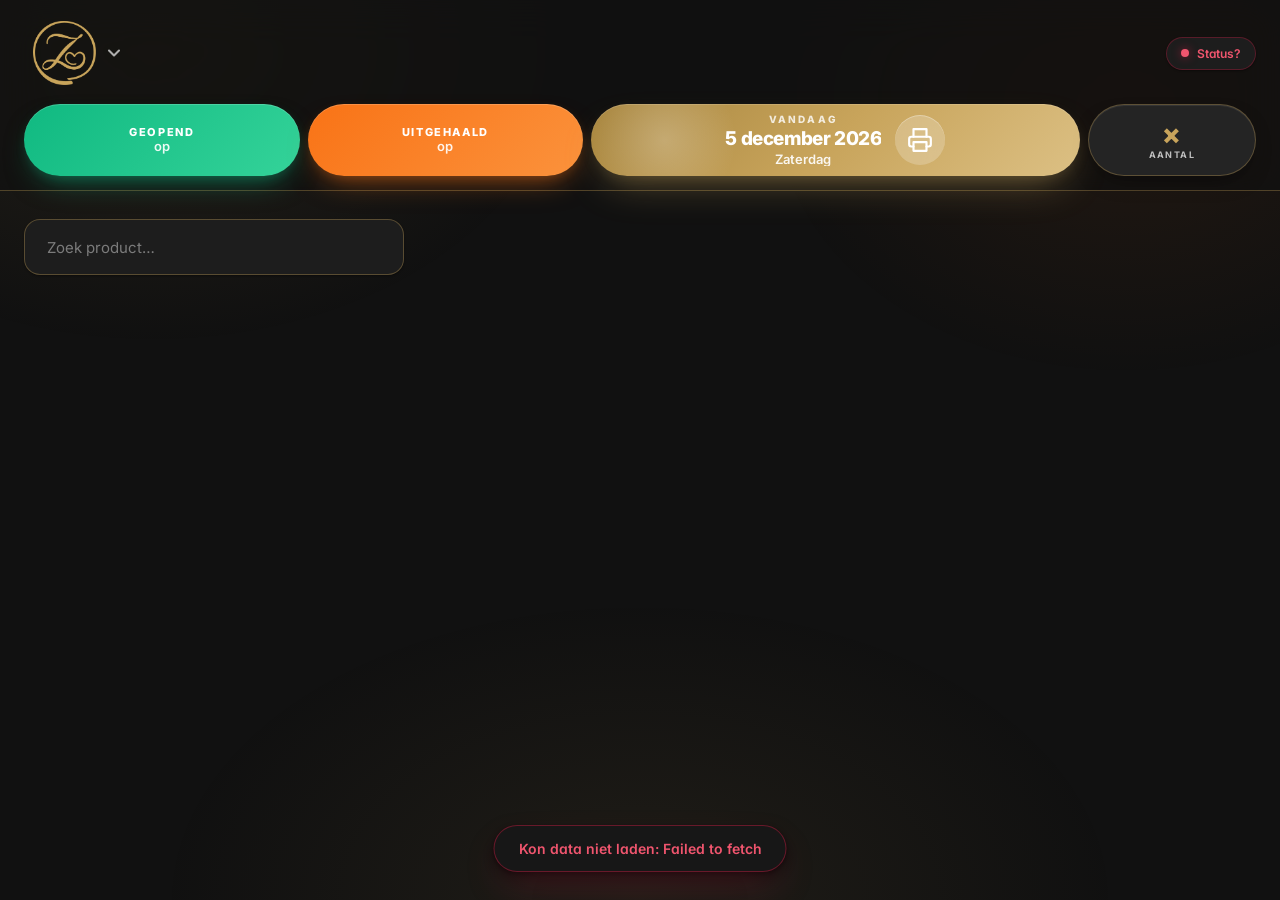
<file: labels/index.html>
<!DOCTYPE html>
<html lang="nl">
<head>
  <meta charset="UTF-8" />
  <meta name="viewport" content="width=device-width, initial-scale=1.0, maximum-scale=1.0, user-scalable=no" />
  <meta name="theme-color" content="#0b0b0b" />

  <meta name="mobile-web-app-capable" content="yes" />
  <meta name="apple-mobile-web-app-capable" content="yes" />
  <meta name="apple-mobile-web-app-status-bar-style" content="default" />
  <meta name="apple-mobile-web-app-title" content="Labels" />
  <link rel="apple-touch-icon" href="logo.png" />

  <title>Keuken Labels</title>
  <link rel="preconnect" href="https://fonts.googleapis.com">
  <link rel="preconnect" href="https://fonts.gstatic.com" crossorigin>
  <link href="https://fonts.googleapis.com/css2?family=Inter:wght@400;500;600;700;800;900&display=swap" rel="stylesheet">
  <link rel="stylesheet" href="style.css" />
</head>
<body>
  <header class="topbar">
    <div class="brand-wrap">
      <button id="brand-btn" class="brand" aria-label="Wissel tussen Print en Beheer" aria-haspopup="menu" aria-expanded="false">
        <img src="logo.png" alt="Keuken Labels" class="brand-logo"
             onerror="this.outerHTML='<span class=&quot;brand-text&quot;>Keuken Labels</span>'">
        <svg class="brand-caret" viewBox="0 0 24 24" width="20" height="20" fill="none" stroke="currentColor" stroke-width="2.5" stroke-linecap="round" stroke-linejoin="round" aria-hidden="true">
          <polyline points="6 9 12 15 18 9"></polyline>
        </svg>
      </button>
      <div id="view-dropdown" class="view-dropdown hidden" role="menu">
        <button class="view-option active" data-view="print" role="menuitem">
          <svg viewBox="0 0 24 24" width="18" height="18" fill="none" stroke="currentColor" stroke-width="2" stroke-linecap="round" stroke-linejoin="round" aria-hidden="true">
            <polyline points="6 9 6 2 18 2 18 9"></polyline>
            <path d="M6 18H4a2 2 0 0 1-2-2v-5a2 2 0 0 1 2-2h16a2 2 0 0 1 2 2v5a2 2 0 0 1-2 2h-2"></path>
            <rect x="6" y="14" width="12" height="8"></rect>
          </svg>
          <span class="view-option-text">
            <span class="view-option-name">Print labels</span>
            <span class="view-option-sub">Producten en datum-stickers</span>
          </span>
        </button>
        <button class="view-option" data-view="manage" role="menuitem">
          <svg viewBox="0 0 24 24" width="18" height="18" fill="none" stroke="currentColor" stroke-width="2" stroke-linecap="round" stroke-linejoin="round" aria-hidden="true">
            <path d="M12 20h9"></path>
            <path d="M16.5 3.5a2.121 2.121 0 0 1 3 3L7 19l-4 1 1-4Z"></path>
          </svg>
          <span class="view-option-text">
            <span class="view-option-name">Producten beheren</span>
            <span class="view-option-sub">Toevoegen, bewerken, allergenen</span>
          </span>
        </button>
        <button class="view-option" data-view="check" role="menuitem">
          <svg viewBox="0 0 24 24" width="18" height="18" fill="none" stroke="currentColor" stroke-width="2" stroke-linecap="round" stroke-linejoin="round" aria-hidden="true">
            <path d="M9 11l3 3L22 4"></path>
            <path d="M21 12v7a2 2 0 0 1-2 2H5a2 2 0 0 1-2-2V5a2 2 0 0 1 2-2h11"></path>
          </svg>
          <span class="view-option-text">
            <span class="view-option-name">Controle-lijst</span>
            <span class="view-option-sub">Wat is X dagen geleden geprint?</span>
          </span>
        </button>
      </div>
    </div>

    <div id="printer-pill" class="printer-pill checking" title="Printerstatus">
      <span class="dot"></span><span class="label">Printer…</span>
    </div>

    <div class="date-cluster">
      <button id="btn-geopend" class="date-side date-side-geopend" title="Print sticker: Geopend op vandaag">
        <span class="side-top">GEOPEND</span>
        <span class="side-bot">op</span>
      </button>

      <button id="btn-uitgehaald" class="date-side date-side-left" title="Print sticker: Uitgehaald op vandaag (uit vriezer)">
        <span class="side-top">UITGEHAALD</span>
        <span class="side-bot">op</span>
      </button>

      <button id="date-hero" class="date-hero" aria-label="Print sticker met datum vandaag" title="Tik om sticker te printen">
        <div class="date-hero-content">
          <div class="date-hero-label">VANDAAG</div>
          <div class="date-hero-date" id="hero-date-main">—</div>
          <div class="date-hero-sub">
            <span id="hero-date-day">—</span>
          </div>
        </div>
        <div class="date-hero-icon" aria-hidden="true">
          <svg viewBox="0 0 24 24" width="24" height="24" fill="none" stroke="currentColor" stroke-width="2" stroke-linecap="round" stroke-linejoin="round">
            <polyline points="6 9 6 2 18 2 18 9"></polyline>
            <path d="M6 18H4a2 2 0 0 1-2-2v-5a2 2 0 0 1 2-2h16a2 2 0 0 1 2 2v5a2 2 0 0 1-2 2h-2"></path>
            <rect x="6" y="14" width="12" height="8"></rect>
          </svg>
        </div>
      </button>

      <button id="btn-multi" class="date-side date-side-right" title="Print meerdere datum-stickers achter elkaar">
        <span class="multi-x">×</span>
        <span class="multi-label">aantal</span>
      </button>
    </div>
  </header>

  <!-- VIEW: PRINT -->
  <section id="view-print" class="view active">
    <div class="toolbar">
      <input
        id="search"
        class="search"
        type="search"
        placeholder="Zoek product…"
        autocomplete="off"
      />
      <div id="alphabet" class="alphabet"></div>
    </div>
    <div id="product-grid" class="grid"></div>
    <p id="empty-print" class="empty hidden">Geen producten gevonden.</p>
  </section>

  <!-- VIEW: CONTROLE-LIJST -->
  <section id="view-check" class="view">
    <div class="check-head">
      <h2>Controle-lijst</h2>
      <p class="check-sub">Welke producten zijn op die dag van een sticker voorzien?</p>
    </div>
    <div class="qty-quick check-days" id="check-days">
      <button type="button" data-days="0">Vandaag</button>
      <button type="button" data-days="1">Gisteren</button>
      <button type="button" data-days="2" class="active">2 dagen<br><span class="quick-sub">geleden</span></button>
      <button type="button" data-days="3">3 dagen<br><span class="quick-sub">geleden</span></button>
      <button type="button" data-days="5">5 dagen<br><span class="quick-sub">geleden</span></button>
      <button type="button" data-days="7">7 dagen<br><span class="quick-sub">geleden</span></button>
    </div>
    <p id="check-date-info" class="check-date-info">—</p>
    <div id="check-list" class="list"></div>
    <p id="check-empty" class="empty hidden">Geen producten op deze dag geprint.</p>
  </section>

  <!-- VIEW: MANAGE -->
  <section id="view-manage" class="view">
    <div class="manage-section">
      <div class="section-head">
        <h2>Producten <span id="product-count" class="count-pill"></span></h2>
        <button class="btn btn-primary" id="btn-new-product">+ Nieuw product</button>
      </div>
      <div id="product-list" class="list"></div>
    </div>
  </section>

  <!-- TOAST -->
  <div id="toast" class="toast"></div>

  <!-- MULTIPLIER BANNER (verschijnt als aantal "geladen" is) -->
  <div id="multi-banner" class="multi-banner hidden">
    <span class="multi-banner-count" id="multi-banner-count">5×</span>
    <span class="multi-banner-text">Tik een knop om <strong id="multi-banner-num">5</strong>× te printen</span>
    <button class="multi-banner-cancel" id="multi-banner-cancel" aria-label="Annuleren">×</button>
  </div>

  <!-- MODAL: aantal kiezen (armeert volgende knop-tik) -->
  <div id="modal-multi" class="modal hidden">
    <div class="modal-card">
      <h3>Hoeveel labels?</h3>
      <p class="modal-sub">Kies een aantal, daarna tik je de gewenste knop (product, Geopend op, Uitgehaald op of Vandaag). Die print dan dat aantal keer.</p>
      <div class="qty-quick" id="mf-quick">
        <button type="button" data-qty="1">1</button>
        <button type="button" data-qty="3">3</button>
        <button type="button" data-qty="5" class="active">5</button>
        <button type="button" data-qty="10">10</button>
        <button type="button" data-qty="25">25</button>
      </div>
      <label>Of zelf invoeren <span class="label-hint">(max 50)</span>
        <input id="mf-qty" type="number" min="1" max="50" value="5" inputmode="numeric" />
      </label>
      <div class="modal-actions">
        <button class="btn btn-ghost" id="mf-cancel">Annuleren</button>
        <button class="btn btn-primary" id="mf-print">Klaar →</button>
      </div>
    </div>
  </div>

  <!-- MODAL: product -->
  <div id="modal-product" class="modal hidden">
    <div class="modal-card modal-card-lg">
      <h3 id="modal-product-title">Nieuw product</h3>
      <label>Naam<input id="pf-name" type="text" autocomplete="off" /></label>
      <label>Houdbaarheid (dagen) <span class="label-hint">0 = geen datum op label</span>
        <input id="pf-days" type="number" min="0" max="365" value="3" inputmode="numeric" />
      </label>
      <label>Allergenen <span class="label-hint">(tik om te wisselen: Niet → Bevat → Sporen)</span>
        <div id="pf-allergens" class="allergen-grid"></div>
      </label>
      <label>Aangepast <span class="label-hint">(eigen tekst op label, bv. extra info)</span>
        <input id="pf-custom" type="text" maxlength="80" placeholder="bv. 'glutenvrij' of 'speciaal van de chef'" autocomplete="off" />
      </label>
      <div class="modal-actions">
        <button class="btn btn-ghost" id="pf-cancel">Annuleren</button>
        <button class="btn btn-primary" id="pf-save">Opslaan</button>
      </div>
    </div>
  </div>

  <!-- Backend draait op de werk-PC, bereikbaar via Tailscale Funnel. Vul hier de tunnel-URL in (zonder / aan het eind). -->
  <script>window.LABELS_API_BASE = "https://desktop-o25ac4v.tail7db321.ts.net";</script>
  <script src="app.js"></script>
</body>
</html>
</file>
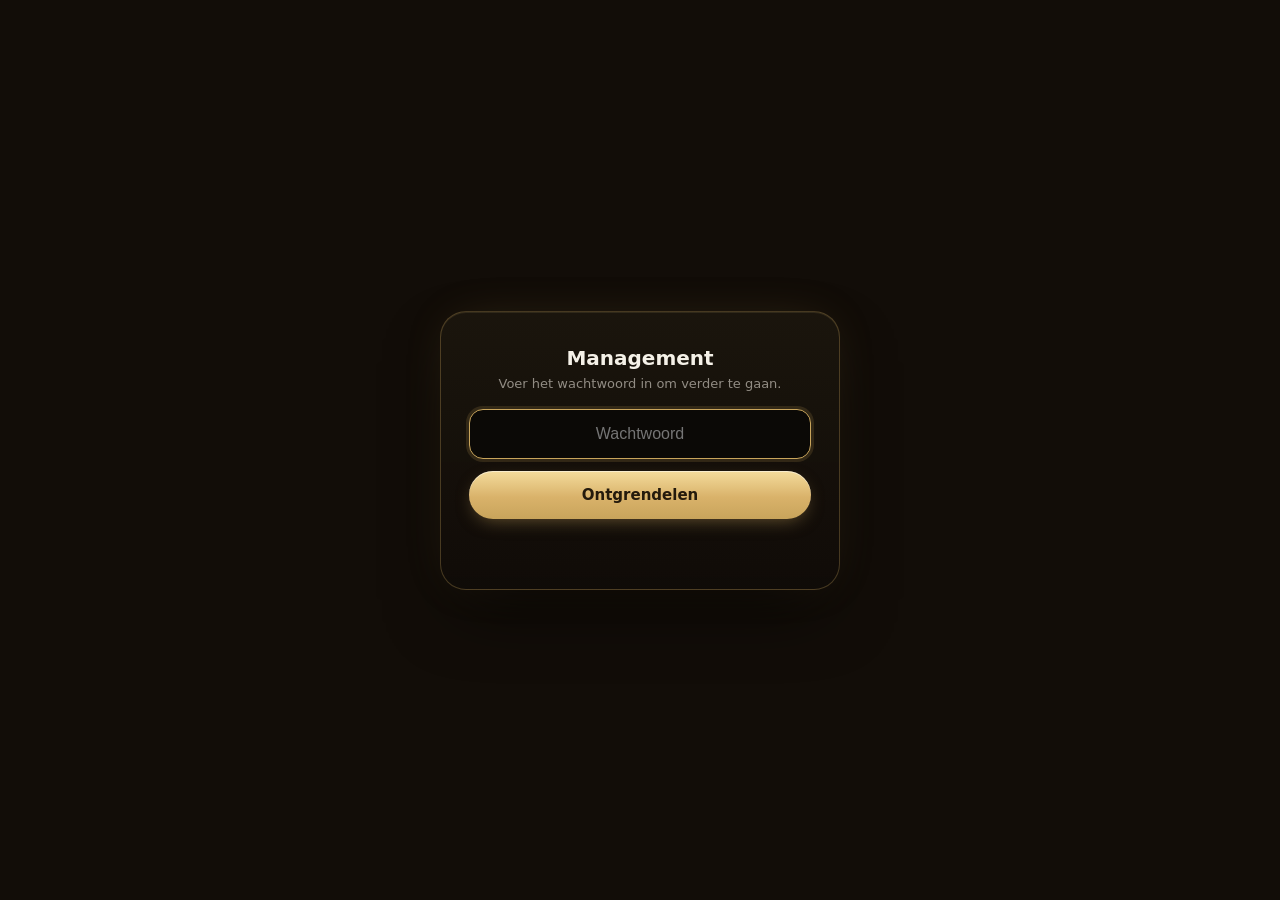
<file: management/index.html>
<!DOCTYPE html>
<html lang="nl">
<head>
<meta charset="utf-8">
<meta name="viewport" content="width=device-width, initial-scale=1, viewport-fit=cover">
<title>Management</title>
<style>
:root{--gold:#c8a45b;--gold-bright:#f0d28a;--bg:#0b0906;--bg2:#120d08;--line:rgba(200,164,91,.3);--muted:rgba(245,241,232,.55);--grad-gold:linear-gradient(180deg,#f4dc9c 0%,#d9b26a 55%,#c8a45b 100%);--ease:cubic-bezier(.4,0,.2,1)}
*,*::before,*::after{box-sizing:border-box}
html,body{margin:0;background:radial-gradient(ellipse 90% 45% at 50% -8%, rgba(200,164,91,.10), transparent 60%),linear-gradient(180deg,#0d0a07,#0b0906);color:#f5f1e8;font-family:Inter,ui-sans-serif,system-ui,-apple-system,"Segoe UI",sans-serif;-webkit-font-smoothing:antialiased}
.wrap{max-width:900px;margin:0 auto;padding:26px 16px calc(40px + env(safe-area-inset-bottom))}
h1{font-size:24px;font-weight:600;margin:0 0 4px}
.sub{color:var(--muted);font-size:14px;margin:0 0 26px}

.grid{display:grid;grid-template-columns:repeat(auto-fill,minmax(230px,1fr));gap:14px}
.card{position:relative;display:flex;align-items:center;justify-content:center;text-align:center;text-decoration:none;
  min-height:104px;border:1px solid rgba(200,164,91,.28);border-radius:20px;
  background:linear-gradient(180deg,#191309,#110d07);
  padding:18px;cursor:pointer;transition:transform .22s var(--ease),border-color .22s var(--ease),box-shadow .22s var(--ease);
  font-family:inherit;color:#fff;box-shadow:0 10px 26px -12px rgba(0,0,0,.6),inset 0 1px 0 rgba(255,255,255,.03)}
.card:hover{transform:translateY(-3px);border-color:var(--gold);box-shadow:0 18px 40px -12px rgba(0,0,0,.6),0 8px 30px -8px rgba(200,164,91,.35)}
.card:active{transform:translateY(-1px) scale(.985)}
.card .title{font-size:17px;font-weight:750;line-height:1.3;background:var(--grad-gold);-webkit-background-clip:text;background-clip:text;-webkit-text-fill-color:transparent}

/* Wachtwoordslot */
#lockScreen{position:fixed;inset:0;background:var(--bg2);display:flex;align-items:center;justify-content:center;padding:24px;z-index:100}
.lock-card{width:100%;max-width:400px;border:1px solid var(--line);border-radius:26px;padding:34px 28px;text-align:center;
  background:linear-gradient(180deg,rgba(28,22,14,.9),rgba(16,12,8,.95));
  box-shadow:0 30px 70px -20px rgba(0,0,0,.8),0 0 50px -18px rgba(200,164,91,.25),inset 0 1px 0 rgba(240,210,138,.1)}
.lock-icon{font-size:32px;margin-bottom:10px}
.lock-card h2{margin:0 0 6px;font-size:20px;font-weight:600}
.lock-card p{margin:0 0 18px;font-size:13px;color:var(--muted)}
.lock-card input{width:100%;min-height:50px;border:1px solid var(--line);border-radius:14px;background:var(--bg);color:#fff;
  font-size:16px;padding:0 16px;outline:none;text-align:center;margin-bottom:12px}
.lock-card input:focus{border-color:var(--gold);box-shadow:0 0 0 3px rgba(200,164,91,.16)}
.lock-card button{width:100%;min-height:48px;border:none;background:var(--grad-gold);color:#241a0c;
  border-radius:999px;font-size:15px;font-weight:800;cursor:pointer;font-family:inherit;box-shadow:0 6px 18px -6px rgba(200,164,91,.5),inset 0 1px 0 rgba(255,255,255,.5);transition:all .18s var(--ease)}
.lock-card button:hover{filter:brightness(1.06)}
.lock-err{color:#ff9b9b;font-size:13px;margin-top:10px;min-height:18px}
</style>
</head>
<body>
<div id="lockScreen">
  <div class="lock-card">
    <h2>Management</h2>
    <p>Voer het wachtwoord in om verder te gaan.</p>
    <input id="lockInput" type="password" placeholder="Wachtwoord" aria-label="Wachtwoord" autocomplete="off">
    <button id="lockBtn" type="button">Ontgrendelen</button>
    <p class="lock-err" id="lockErr"></p>
  </div>
</div>

<div class="wrap">
  <h1>Management</h1>

  <div class="grid">
    <a class="card" href="kassa-afsluiting.html">
      <span class="title">Kassa afsluiting</span>
    </a>

    <a class="card" href="bonnetjes.html">
      <span class="title">Bonnetjes</span>
    </a>

    <button class="card" type="button" data-go="taken">
      <span class="title">Taken &amp; agenda</span>
    </button>

    <a class="card" href="nieuwe-medewerker.html">
      <span class="title">Nieuwe medewerker</span>
    </a>

    <button class="card" type="button" data-go="checklists">
      <span class="title">Checklists bewerken</span>
    </button>
  </div>
</div>

<script>
(function(){
  const PASSWORD = "kikker";
  // Restanten van de eerdere "onthouden"-versie opruimen
  try{ ["zusje_mgmt_unlocked","zusje_taken_unlocked","zusje_cl_unlocked"].forEach(k=>{
    localStorage.removeItem(k); sessionStorage.removeItem(k);
  }); }catch(e){}

  function markUnlocked(key){
    try{ localStorage.setItem(key, String(Date.now())); }catch(e){}
  }

  const $ = id => document.getElementById(id);
  const gate = $("lockScreen"), input = $("lockInput"), err = $("lockErr");

  function unlock(){
    gate.style.display = "none";
  }
  function tryUnlock(){
    if((input.value||"").trim().toLowerCase() === PASSWORD){ err.textContent=""; unlock(); }
    else { err.textContent = "Onjuist wachtwoord."; input.value=""; input.focus(); }
  }
  $("lockBtn").addEventListener("click", tryUnlock);
  input.addEventListener("keydown", e=>{ if(e.key==="Enter") tryUnlock(); });
  setTimeout(()=>input.focus(), 100);

  // Altijd opnieuw vragen: de shell stuurt "vergrendel" zodra je dit tabblad verlaat
  // of opnieuw opent. Zo blijft een openstaande pc niet toegankelijk.
  function lock(){
    gate.style.display = "";
    input.value = "";
    err.textContent = "";
  }
  window.addEventListener("message", e=>{
    if(e.data && e.data.type === "zusjeLock") lock();
  });

  // Interne knoppen: laat de app-shell naar het juiste tabblad springen.
  document.querySelectorAll("[data-go]").forEach(btn=>{
    btn.addEventListener("click", ()=>{
      const target = btn.dataset.go;
      try{ window.parent.postMessage({ type:"zusjeGoTab", tab:target }, "*"); }catch(e){}
    });
  });
})();
</script>
</body>
</html>
</file>
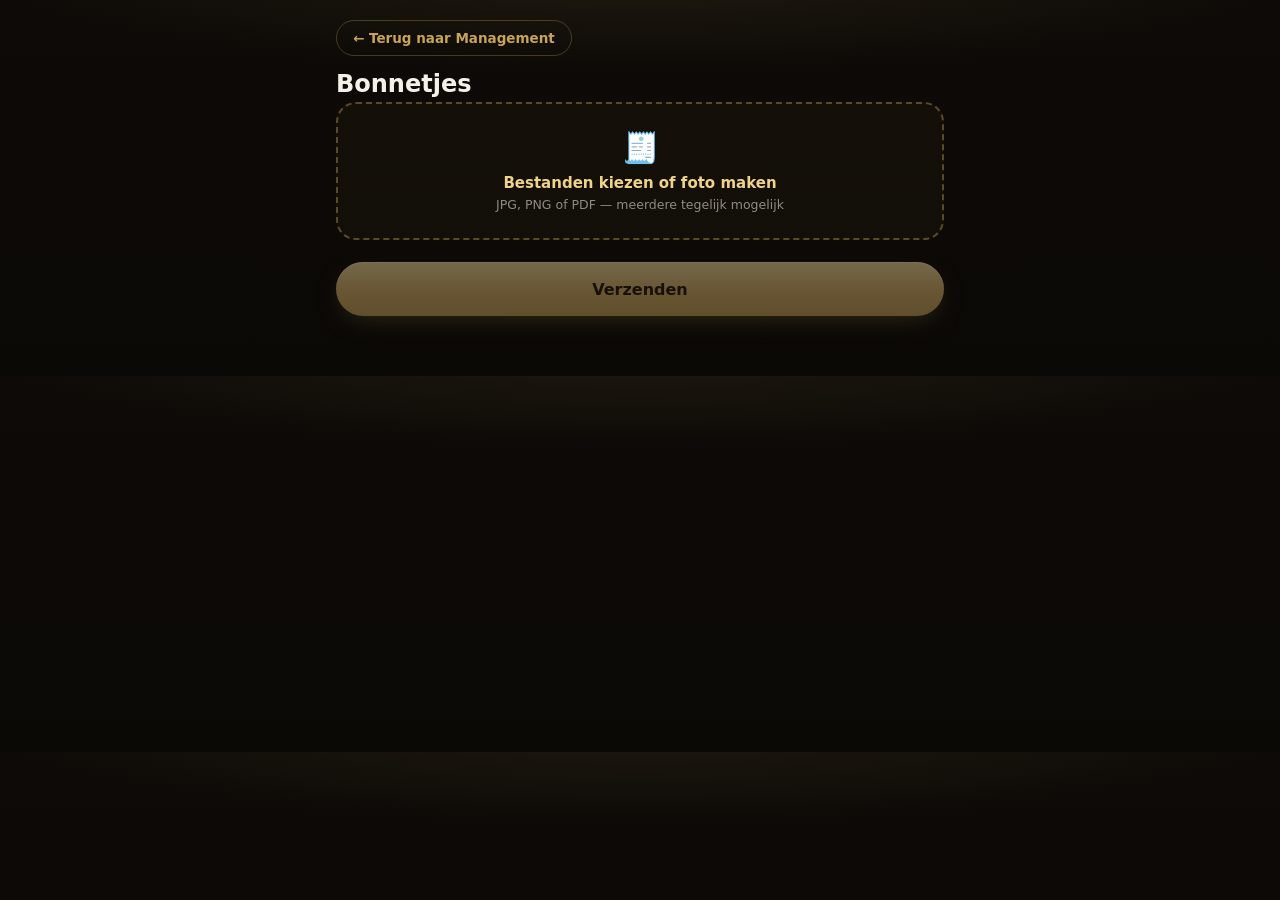
<file: management/bonnetjes.html>
<!DOCTYPE html>
<html lang="nl">
<head>
<meta charset="utf-8">
<meta name="viewport" content="width=device-width, initial-scale=1, viewport-fit=cover">
<title>Bonnetjes</title>
<style>
:root{--gold:#c8a45b;--gold-bright:#f0d28a;--bg:#0b0906;--bg2:#120d08;
--line:rgba(200,164,91,.3);--muted:rgba(245,241,232,.55);
--grad-gold:linear-gradient(180deg,#f4dc9c 0%,#d9b26a 55%,#c8a45b 100%);
--ease:cubic-bezier(.4,0,.2,1)}
*{box-sizing:border-box;-webkit-tap-highlight-color:transparent}
html,body{margin:0;background:
  radial-gradient(ellipse 90% 45% at 50% -8%, rgba(200,164,91,.10), transparent 60%),
  linear-gradient(180deg,#0d0a07,#0b0906);color:#f5f1e8;
  font-family:Inter,ui-sans-serif,system-ui,-apple-system,"Segoe UI",sans-serif;
  -webkit-font-smoothing:antialiased}
.wrap{max-width:640px;margin:0 auto;padding:20px 16px 60px}
.backbtn{display:inline-block;border:1px solid var(--line);background:transparent;color:var(--gold);
  border-radius:999px;padding:9px 16px;font-size:13.5px;font-weight:600;text-decoration:none;margin-bottom:14px;
  transition:all .18s var(--ease)}
.backbtn:hover{background:rgba(200,164,91,.12);border-color:var(--gold)}
h1{font-size:24px;font-weight:750;margin:0 0 4px}
.sub{color:var(--muted);font-size:13.5px;margin:0 0 18px;line-height:1.5}
.upload{display:block;border:2px dashed rgba(200,164,91,.4);border-radius:20px;padding:26px 18px;text-align:center;
  cursor:pointer;background:rgba(200,164,91,.04);transition:all .2s var(--ease);margin-bottom:16px}
.upload:hover{border-color:var(--gold);background:rgba(200,164,91,.1)}
.upload .ico{font-size:30px;display:block;margin-bottom:8px}
.upload .txt{font-size:15px;font-weight:700;color:var(--gold-bright)}
.upload .meta{display:block;font-size:12.5px;color:var(--muted);margin-top:5px}
.upload input{display:none}
.item{border:1px solid rgba(200,164,91,.24);border-radius:16px;background:linear-gradient(180deg,#16110a,#100c07);
  padding:13px 15px;margin-bottom:10px;box-shadow:0 6px 16px -8px rgba(0,0,0,.5)}
.item .kop{display:flex;align-items:center;gap:10px;margin-bottom:9px}
.item .bestand{flex:1;font-size:13px;color:var(--muted);overflow:hidden;text-overflow:ellipsis;white-space:nowrap}
.item .weg{flex:0 0 auto;width:28px;height:28px;border:1px solid rgba(239,68,68,.4);border-radius:999px;
  background:rgba(239,68,68,.1);color:#ffb4b4;font-size:14px;font-weight:700;cursor:pointer;display:grid;place-items:center;
  font-family:inherit;transition:all .15s var(--ease)}
.item .weg:hover{background:rgba(239,68,68,.25)}
.item label{display:block;font-size:12.5px;font-weight:600;color:var(--muted);margin-bottom:5px}
.item input{width:100%;min-height:42px;border:1px solid var(--line);border-radius:12px;padding:0 13px;
  background:rgba(0,0,0,.35);color:#f5f1e8;font-size:15px;font-family:inherit;outline:none;transition:all .2s var(--ease)}
.item input:focus{border-color:var(--gold);box-shadow:0 0 0 4px rgba(200,164,91,.15)}
.btn{width:100%;min-height:54px;border:none;background:var(--grad-gold);color:#241a0c;
  border-radius:999px;font-size:16px;font-weight:800;cursor:pointer;font-family:inherit;margin-top:6px;
  box-shadow:0 8px 24px -8px rgba(200,164,91,.5),inset 0 1px 0 rgba(255,255,255,.5);transition:all .18s var(--ease)}
.btn:hover:not(:disabled){filter:brightness(1.06);transform:translateY(-1px)}
.btn:disabled{opacity:.45;cursor:not-allowed}
#msg{display:none;margin-top:12px;text-align:center;font-weight:700;font-size:14px;padding:12px 16px;border-radius:14px}
#msg.ok{display:block;color:#c9f2d6;background:rgba(34,197,94,.12);border:1px solid rgba(34,197,94,.4)}
#msg.err{display:block;color:#ffc9c9;background:rgba(239,68,68,.12);border:1px solid rgba(239,68,68,.4)}
#done{display:none;text-align:center;padding:60px 20px}
#done .big{font-size:48px;margin-bottom:12px}
#done h2{font-size:22px;margin:0 0 8px;color:var(--gold)}
#done p{color:var(--muted);font-size:14px;line-height:1.6;margin:0 0 20px}
#done button{min-height:48px;padding:0 24px;border:1px solid var(--gold);background:transparent;color:var(--gold);
  border-radius:999px;font-size:15px;font-weight:600;cursor:pointer;font-family:inherit}
</style>
</head>
<body>
<div class="wrap">
  <div id="formView">
    <a class="backbtn" href="index.html">← Terug naar Management</a>
    <h1>Bonnetjes</h1>

    <label class="upload">
      <span class="ico">🧾</span>
      <span class="txt">Bestanden kiezen of foto maken</span>
      <span class="meta">JPG, PNG of PDF — meerdere tegelijk mogelijk</span>
      <input type="file" id="picker" accept=".jpg,.jpeg,.png,.pdf,image/*" multiple>
    </label>

    <div id="lijst"></div>

    <button type="button" class="btn" id="verzendBtn" disabled>Verzenden</button>
    <div id="msg"></div>
  </div>

  <div id="done">
    <div class="big">✅</div>
    <h2>Bonnetjes verzonden!</h2>
    <p id="doneTekst"></p>
    <button type="button" id="nogEen">Nog meer uploaden</button>
  </div>
</div>

<script>
(function(){
  const SCRIPT_URL = "https://script.google.com/macros/s/AKfycbx6XXMHSoVzK_YWDLSq16mtLCgaiT5tpUDcjieL1RUgyUH71VGdkr2II8nqudqjcMYY/exec";
  const MAX_DIM = 1600, JPEG_Q = 0.72, MAX_TOTAL = 18 * 1024 * 1024;

  const $ = id => document.getElementById(id);
  let items = []; // {file, naam}

  $('picker').addEventListener('change', () => {
    [...$('picker').files].forEach(f => items.push({ file: f, naam: f.name.replace(/\.[^.]+$/, "") }));
    $('picker').value = "";
    render();
  });

  function render(){
    const lijst = $('lijst');
    lijst.innerHTML = "";
    items.forEach((it, i) => {
      const d = document.createElement('div');
      d.className = 'item';
      d.innerHTML =
        '<div class="kop"><span class="bestand"></span><button type="button" class="weg" aria-label="Verwijderen">✕</button></div>' +
        '<label>Naam van de bijlage</label><input type="text">';
      d.querySelector('.bestand').textContent = it.file.name + ' (' + Math.round(it.file.size/1024) + ' kB)';
      const inp = d.querySelector('input');
      inp.value = it.naam;
      inp.addEventListener('input', () => { it.naam = inp.value; });
      d.querySelector('.weg').addEventListener('click', () => { items.splice(i,1); render(); });
      lijst.appendChild(d);
    });
    $('verzendBtn').disabled = !items.length;
  }

  // Foto's verkleinen zodat de mail niet te groot wordt; PDF's blijven zoals ze zijn.
  function verklein(file){
    return new Promise(resolve => {
      if (!/^image\//.test(file.type)) {
        file.arrayBuffer().then(buf => resolve({ mime: file.type || "application/octet-stream", data: buf }));
        return;
      }
      const img = new Image();
      img.onload = () => {
        let { width: w, height: h } = img;
        if (Math.max(w, h) > MAX_DIM) { const s = MAX_DIM / Math.max(w, h); w = Math.round(w*s); h = Math.round(h*s); }
        const c = document.createElement('canvas'); c.width = w; c.height = h;
        c.getContext('2d').drawImage(img, 0, 0, w, h);
        c.toBlob(b => b.arrayBuffer().then(buf => resolve({ mime: "image/jpeg", data: buf })), "image/jpeg", JPEG_Q);
      };
      img.onerror = () => file.arrayBuffer().then(buf => resolve({ mime: file.type, data: buf }));
      img.src = URL.createObjectURL(file);
    });
  }
  function naarB64(buf){
    const b = new Uint8Array(buf); let s = "";
    for (let i = 0; i < b.length; i += 0x8000) s += String.fromCharCode.apply(null, b.subarray(i, i + 0x8000));
    return btoa(s);
  }
  function extensie(mime, origineel){
    if (mime === "image/jpeg") return ".jpg";
    if (mime === "application/pdf") return ".pdf";
    const m = origineel.match(/\.[^.]+$/); return m ? m[0] : "";
  }

  $('verzendBtn').addEventListener('click', async () => {
    const btn = $('verzendBtn'), msg = $('msg');
    if (items.some(it => !it.naam.trim())){ msg.className='err'; msg.textContent='Geef elke bijlage een naam.'; return; }
    btn.disabled = true; btn.textContent = 'Bezig met verzenden…'; msg.className=''; msg.style.display='none';
    try{
      const files = [];
      let totaal = 0;
      for (const it of items){
        const { mime, data } = await verklein(it.file);
        totaal += data.byteLength;
        if (totaal > MAX_TOTAL) throw new Error('Bestanden samen te groot — verstuur ze in delen.');
        files.push({ name: it.naam.trim() + extensie(mime, it.file.name), mime, data: naarB64(data) });
      }
      const r = await fetch(SCRIPT_URL, { method:'POST', body: JSON.stringify({ type:'bonnetjes', files }) });
      const j = await r.json();
      if (!j.ok) throw new Error(j.error || 'Onbekende fout');
      $('doneTekst').textContent = j.aantal + ' bestand' + (j.aantal === 1 ? ' is' : 'en zijn') + ' doorgemaild naar de administratie.';
      $('formView').style.display='none'; $('done').style.display='block'; window.scrollTo(0,0);
    }catch(err){
      msg.className='err'; msg.textContent='❌ Verzenden mislukt: ' + err.message;
    }
    btn.disabled = false; btn.textContent = 'Verzenden';
  });

  $('nogEen').addEventListener('click', () => {
    items = []; render();
    $('done').style.display='none'; $('formView').style.display='block';
  });
})();
</script>
</body>
</html>
</file>
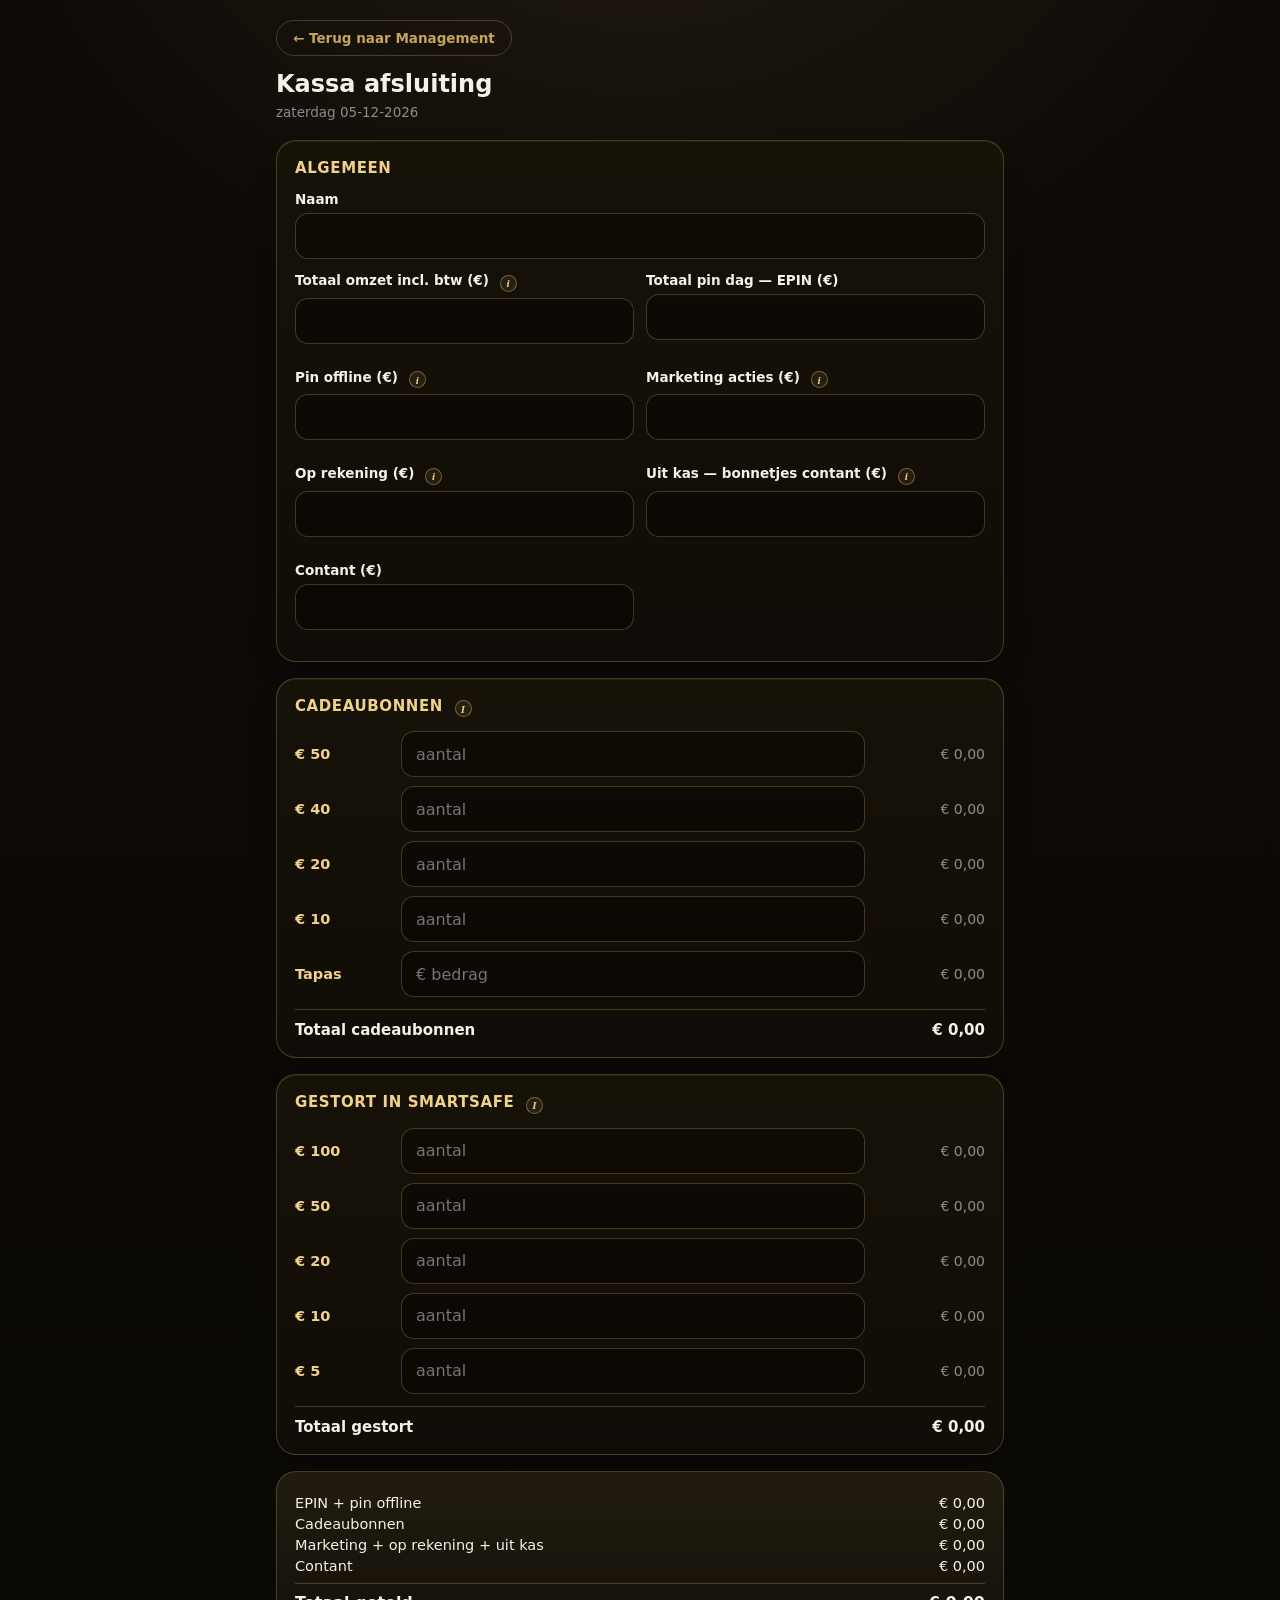
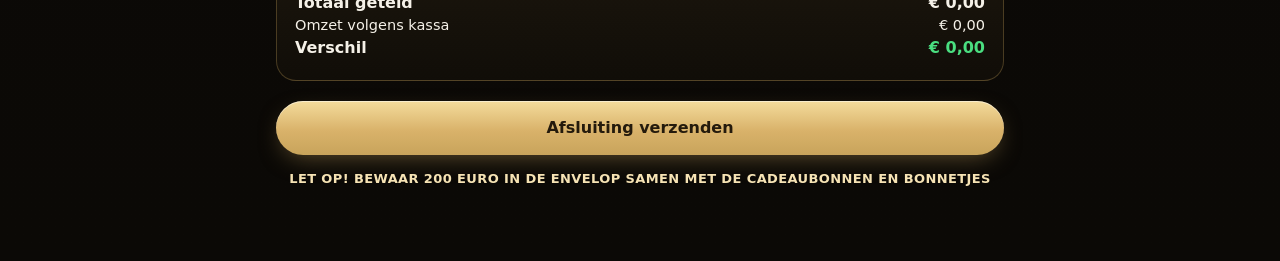
<file: management/kassa-afsluiting.html>
<!DOCTYPE html>
<html lang="nl">
<head>
<meta charset="utf-8">
<meta name="viewport" content="width=device-width, initial-scale=1, viewport-fit=cover">
<title>Kassa afsluiting</title>
<style>
:root{--gold:#c8a45b;--gold-bright:#f0d28a;--bg:#0b0906;--bg2:#120d08;
--line:rgba(200,164,91,.3);--muted:rgba(245,241,232,.55);
--grad-gold:linear-gradient(180deg,#f4dc9c 0%,#d9b26a 55%,#c8a45b 100%);
--ease:cubic-bezier(.4,0,.2,1)}
*{box-sizing:border-box;-webkit-tap-highlight-color:transparent}
html,body{margin:0;background:
  radial-gradient(ellipse 90% 45% at 50% -8%, rgba(200,164,91,.10), transparent 60%),
  linear-gradient(180deg,#0d0a07,#0b0906);color:#f5f1e8;
  font-family:Inter,ui-sans-serif,system-ui,-apple-system,"Segoe UI",sans-serif;
  -webkit-font-smoothing:antialiased}
.wrap{max-width:760px;margin:0 auto;padding:20px 16px 60px}
.backbtn{display:inline-block;border:1px solid var(--line);background:transparent;color:var(--gold);
  border-radius:999px;padding:9px 16px;font-size:13.5px;font-weight:600;text-decoration:none;margin-bottom:14px;
  transition:all .18s var(--ease)}
.backbtn:hover{background:rgba(200,164,91,.12);border-color:var(--gold)}
h1{font-size:24px;font-weight:750;margin:0 0 4px}
.sub{color:var(--muted);font-size:13.5px;margin:0 0 18px;line-height:1.5}
.card{border:1px solid var(--line);border-radius:20px;background:linear-gradient(180deg,#171208,#100c07);
  padding:18px;margin-bottom:16px;box-shadow:0 12px 30px -14px rgba(0,0,0,.6),inset 0 1px 0 rgba(240,210,138,.07)}
.card h2{font-size:15px;font-weight:800;letter-spacing:.04em;text-transform:uppercase;color:var(--gold-bright);margin:0 0 14px}
.field{margin-bottom:13px}
.field label{display:block;font-size:13.5px;font-weight:600;margin-bottom:6px}
input{width:100%;min-height:46px;border:1px solid var(--line);border-radius:13px;padding:0 14px;
  background:rgba(0,0,0,.35);color:#f5f1e8;font-size:16px;font-family:inherit;outline:none;
  transition:all .2s var(--ease)}
input:focus{border-color:var(--gold);box-shadow:0 0 0 4px rgba(200,164,91,.15),0 0 20px -8px rgba(200,164,91,.4)}
.grid2{display:grid;grid-template-columns:1fr 1fr;gap:12px}
.rij{display:grid;grid-template-columns:96px 1fr 110px;gap:10px;align-items:center;margin-bottom:9px}
.rij .coupure{font-size:14.5px;font-weight:700;color:var(--gold-bright)}
.rij .som{font-size:14px;text-align:right;color:var(--muted);font-variant-numeric:tabular-nums}
.subtotaal{display:flex;justify-content:space-between;align-items:center;border-top:1px solid var(--line);
  margin-top:12px;padding-top:11px;font-weight:800;font-size:15px}
.subtotaal span:last-child{font-variant-numeric:tabular-nums}
.balans{border:1px solid var(--line);border-radius:20px;padding:18px;margin-bottom:16px;
  background:linear-gradient(180deg,rgba(200,164,91,.12),rgba(200,164,91,.03))}
.balans .r{display:flex;justify-content:space-between;font-size:14.5px;margin:5px 0;font-variant-numeric:tabular-nums}
.balans .r.tot{font-weight:800;font-size:16px;border-top:1px solid var(--line);padding-top:9px;margin-top:9px}
.balans .r.diff{font-weight:800;font-size:16px}
.diff-ok{color:#4ade80}.diff-af{color:#fbbf24}
.btn{width:100%;min-height:54px;border:none;background:var(--grad-gold);color:#241a0c;
  border-radius:999px;font-size:16px;font-weight:800;cursor:pointer;font-family:inherit;margin-top:4px;
  box-shadow:0 8px 24px -8px rgba(200,164,91,.5),inset 0 1px 0 rgba(255,255,255,.5);transition:all .18s var(--ease)}
.btn:hover:not(:disabled){filter:brightness(1.06);transform:translateY(-1px)}
.btn:disabled{opacity:.45;cursor:not-allowed}
#msg{display:none;margin-top:12px;text-align:center;font-weight:700;font-size:14px;padding:12px 16px;border-radius:14px}
#msg.ok{display:block;color:#c9f2d6;background:rgba(34,197,94,.12);border:1px solid rgba(34,197,94,.4)}
#msg.err{display:block;color:#ffc9c9;background:rgba(239,68,68,.12);border:1px solid rgba(239,68,68,.4)}
.envelop{margin-top:14px;text-align:center;font-size:13px;font-weight:800;color:#f6e3b4;text-transform:uppercase;
  letter-spacing:.03em;line-height:1.5}
#done{display:none;text-align:center;padding:60px 20px}
#done .big{font-size:48px;margin-bottom:12px}
#done h2{font-size:22px;margin:0 0 8px;color:var(--gold)}
#done p{color:var(--muted);font-size:14px;line-height:1.6;margin:0 0 20px}
@media(max-width:560px){.grid2{grid-template-columns:1fr}.rij{grid-template-columns:76px 1fr 90px}}
.ib{display:inline-grid;place-items:center;width:17px;height:17px;margin-left:6px;vertical-align:-2px;
  border:1px solid rgba(200,164,91,.5);border-radius:999px;background:rgba(200,164,91,.1);
  color:var(--gold-bright);font-size:11px;font-weight:800;font-style:italic;font-family:Georgia,serif;
  cursor:pointer;user-select:none;transition:all .15s var(--ease)}
.ib:hover{background:rgba(200,164,91,.25)}
.infobox{display:none;margin:-6px 0 12px;padding:10px 13px;border:1px dashed rgba(200,164,91,.4);border-radius:12px;
  background:rgba(200,164,91,.07);color:#f6e3b4;font-size:13px;line-height:1.5}
.infobox.open{display:block}
</style>
</head>
<body>
<div class="wrap">
  <div id="formView">
    <a class="backbtn" href="index.html">← Terug naar Management</a>
    <h1>Kassa afsluiting</h1>
    <p class="sub" id="datumRegel"></p>

    <div class="card">
      <h2>Algemeen</h2>
      <div class="field"><label for="naam">Naam</label><input type="text" id="naam" autocomplete="off"></div>
      <div class="grid2">
        <div class="field"><label for="omzet">Totaal omzet incl. btw (€) <span class="ib" data-info="Het laagste grote bedrag op het Betaalwijze/gebruikersrapport.">i</span></label><input type="text" id="omzet" inputmode="decimal" class="geld"></div>
        <div class="field"><label for="epin">Totaal pin dag — EPIN (€)</label><input type="text" id="epin" inputmode="decimal" class="geld"></div>
        <div class="field"><label for="pinOffline">Pin offline (€) <span class="ib" data-info="Staat als een apart Epin-bedrag op het dagrapport en valt onder overige betaalwijze.">i</span></label><input type="text" id="pinOffline" inputmode="decimal" class="geld"></div>
        <div class="field"><label for="marketing">Marketing acties (€) <span class="ib" data-info="Vul het totaalbedrag van overige acties in.">i</span></label><input type="text" id="marketing" inputmode="decimal" class="geld"></div>
        <div class="field"><label for="opRekening">Op rekening (€) <span class="ib" data-info="Vul het totaalbedrag in van alle tafels die op factuur hebben gegeten.">i</span></label><input type="text" id="opRekening" inputmode="decimal" class="geld"></div>
        <div class="field"><label for="uitKas">Uit kas — bonnetjes contant (€) <span class="ib" data-info="Als er geld uit de kassa is gepakt om voorgeschoten geld terug te geven, vul dat bedrag hier in. Bewaar het kassabonnetje en upload hem via Bonnetjes.">i</span></label><input type="text" id="uitKas" inputmode="decimal" class="geld"></div>
        <div class="field"><label for="contant">Contant (€)</label><input type="text" id="contant" inputmode="decimal" class="geld"></div>
      </div>
    </div>

    <div class="card">
      <h2>Cadeaubonnen <span class="ib" data-info="Vul per coupure het aantal cadeaubonnen in, niet het totaalbedrag.">i</span></h2>
      <div class="rij"><span class="coupure">€ 50</span><input type="text" id="cb50" inputmode="numeric" class="tel" placeholder="aantal"><span class="som" data-som="cb50">€ 0,00</span></div>
      <div class="rij"><span class="coupure">€ 40</span><input type="text" id="cb40" inputmode="numeric" class="tel" placeholder="aantal"><span class="som" data-som="cb40">€ 0,00</span></div>
      <div class="rij"><span class="coupure">€ 20</span><input type="text" id="cb20" inputmode="numeric" class="tel" placeholder="aantal"><span class="som" data-som="cb20">€ 0,00</span></div>
      <div class="rij"><span class="coupure">€ 10</span><input type="text" id="cb10" inputmode="numeric" class="tel" placeholder="aantal"><span class="som" data-som="cb10">€ 0,00</span></div>
      <div class="rij"><span class="coupure">Tapas</span><input type="text" id="tapas" inputmode="decimal" class="geld" placeholder="€ bedrag"><span class="som" data-som="tapas">€ 0,00</span></div>
      <div class="subtotaal"><span>Totaal cadeaubonnen</span><span id="cbTotaal">€ 0,00</span></div>
    </div>

    <div class="card">
      <h2>Gestort in Smartsafe <span class="ib" data-info="Vul per coupure het aantal biljetten in, niet het totaalbedrag.">i</span></h2>
      <div class="rij"><span class="coupure">€ 100</span><input type="text" id="ss100" inputmode="numeric" class="tel" placeholder="aantal"><span class="som" data-som="ss100">€ 0,00</span></div>
      <div class="rij"><span class="coupure">€ 50</span><input type="text" id="ss50" inputmode="numeric" class="tel" placeholder="aantal"><span class="som" data-som="ss50">€ 0,00</span></div>
      <div class="rij"><span class="coupure">€ 20</span><input type="text" id="ss20" inputmode="numeric" class="tel" placeholder="aantal"><span class="som" data-som="ss20">€ 0,00</span></div>
      <div class="rij"><span class="coupure">€ 10</span><input type="text" id="ss10" inputmode="numeric" class="tel" placeholder="aantal"><span class="som" data-som="ss10">€ 0,00</span></div>
      <div class="rij"><span class="coupure">€ 5</span><input type="text" id="ss5" inputmode="numeric" class="tel" placeholder="aantal"><span class="som" data-som="ss5">€ 0,00</span></div>
      <div class="subtotaal"><span>Totaal gestort</span><span id="ssTotaal">€ 0,00</span></div>
    </div>

    <div class="balans">
      <div class="r"><span>EPIN + pin offline</span><span id="bPin">€ 0,00</span></div>
      <div class="r"><span>Cadeaubonnen</span><span id="bCb">€ 0,00</span></div>
      <div class="r"><span>Marketing + op rekening + uit kas</span><span id="bOverig">€ 0,00</span></div>
      <div class="r"><span>Contant</span><span id="bContant">€ 0,00</span></div>
      <div class="r tot"><span>Totaal geteld</span><span id="bTotaal">€ 0,00</span></div>
      <div class="r"><span>Omzet volgens kassa</span><span id="bOmzet">€ 0,00</span></div>
      <div class="r diff"><span>Verschil</span><span id="bVerschil">€ 0,00</span></div>
    </div>

    <button type="button" class="btn" id="verzendBtn">Afsluiting verzenden</button>
    <div id="msg"></div>
    <p class="envelop">Let op! Bewaar 200 euro in de envelop samen met de cadeaubonnen en bonnetjes</p>
  </div>

  <div id="done">
    <div class="big">✅</div>
    <h2>Kassa afsluiting verzonden!</h2>
    <p>Het document in Drive is ingevuld en de PDF is gemaild naar de administratie.</p>
    <p style="margin-top:14px"><a class="backbtn" href="index.html">← Terug naar Management</a></p>
  </div>
</div>

<script>
(function(){
  const SCRIPT_URL = "https://script.google.com/macros/s/AKfycbx6XXMHSoVzK_YWDLSq16mtLCgaiT5tpUDcjieL1RUgyUH71VGdkr2II8nqudqjcMYY/exec";

  const $ = id => document.getElementById(id);
  const geld = n => "€ " + (Math.round(n*100)/100).toLocaleString("nl-NL",{minimumFractionDigits:2,maximumFractionDigits:2});
  const num = v => { const n = Number(String(v||"").replace(/\./g,"").replace(",", ".")); return isNaN(n) ? 0 : n; };

  const vandaag = new Date();
  $('datumRegel').textContent = vandaag.toLocaleDateString("nl-NL",{weekday:"long",day:"2-digit",month:"2-digit",year:"numeric"});

  const COUPURES = {cb50:50,cb40:40,cb20:20,cb10:10,ss100:100,ss50:50,ss20:20,ss10:10,ss5:5};

  function herbereken(){
    let cb = 0, ss = 0;
    for (const id in COUPURES){
      const bedrag = (id === 'tapas') ? num($(id).value) : num($(id).value) * COUPURES[id];
      document.querySelector('[data-som="'+id+'"]').textContent = geld(bedrag);
      if (id.startsWith('cb')) cb += bedrag; else ss += bedrag;
    }
    const tapas = num($('tapas').value);
    document.querySelector('[data-som="tapas"]').textContent = geld(tapas);
    cb += tapas;
    $('cbTotaal').textContent = geld(cb);
    $('ssTotaal').textContent = geld(ss);

    const pin = num($('epin').value) + num($('pinOffline').value);
    const overig = num($('marketing').value) + num($('opRekening').value) + num($('uitKas').value);
    const contant = num($('contant').value);
    const totaal = pin + cb + overig + contant;
    const omzet = num($('omzet').value);
    const verschil = totaal - omzet;

    $('bPin').textContent = geld(pin);
    $('bCb').textContent = geld(cb);
    $('bOverig').textContent = geld(overig);
    $('bContant').textContent = geld(contant);
    $('bTotaal').textContent = geld(totaal);
    $('bOmzet').textContent = geld(omzet);
    const v = $('bVerschil');
    v.textContent = (verschil > 0 ? "+" : "") + geld(verschil).replace("€ -","− € ");
    v.className = Math.abs(verschil) < 0.005 ? "diff-ok" : "diff-af";
    return {cb, ss};
  }

  // Info-knopjes: toggle uitlegtekst onder het bijbehorende veld/kopje
  document.querySelectorAll('.ib').forEach(ib => {
    const box = document.createElement('div');
    box.className = 'infobox';
    box.textContent = ib.dataset.info;
    const host = ib.closest('.field') || ib.closest('h2');
    host.parentNode.insertBefore(box, host.nextSibling);
    ib.addEventListener('click', e => { e.preventDefault(); box.classList.toggle('open'); });
  });
  document.querySelectorAll('input').forEach(i => i.addEventListener('input', herbereken));
  herbereken();

  $('verzendBtn').addEventListener('click', async () => {
    const btn = $('verzendBtn'), msg = $('msg');
    const {ss} = herbereken();
    const data = {
      naam: $('naam').value.trim(),
      omzet: num($('omzet').value), epin: num($('epin').value), pinOffline: $('pinOffline').value ? num($('pinOffline').value) : "",
      marketing: $('marketing').value ? num($('marketing').value) : "",
      opRekening: $('opRekening').value ? num($('opRekening').value) : "",
      uitKas: $('uitKas').value ? num($('uitKas').value) : "",
      contant: $('contant').value ? num($('contant').value) : "",
      cb50: $('cb50').value, cb40: $('cb40').value, cb20: $('cb20').value, cb10: $('cb10').value,
      tapas: $('tapas').value ? num($('tapas').value) : "",
      ss100: $('ss100').value, ss50: $('ss50').value, ss20: $('ss20').value, ss10: $('ss10').value, ss5: $('ss5').value,
      smartsafeTotaal: ss || ""
    };
    if (!data.naam){ msg.className='err'; msg.textContent='Vul je naam in.'; return; }
    if (!data.omzet){ msg.className='err'; msg.textContent='Vul de totale omzet in.'; return; }

    btn.disabled = true; btn.textContent = 'Bezig met verzenden…'; msg.className=''; msg.style.display='none';
    try{
      const r = await fetch(SCRIPT_URL, { method:'POST', body: JSON.stringify(data) });
      const j = await r.json();
      if (!j.ok) throw new Error(j.error || 'Onbekende fout');
      document.getElementById('formView').style.display='none';
      document.getElementById('done').style.display='block';
      window.scrollTo(0,0);
    }catch(err){
      msg.className='err';
      msg.textContent='❌ Verzenden mislukt: ' + err.message;
      btn.disabled = false; btn.textContent = 'Afsluiting verzenden';
    }
  });
})();
</script>
</body>
</html>
</file>
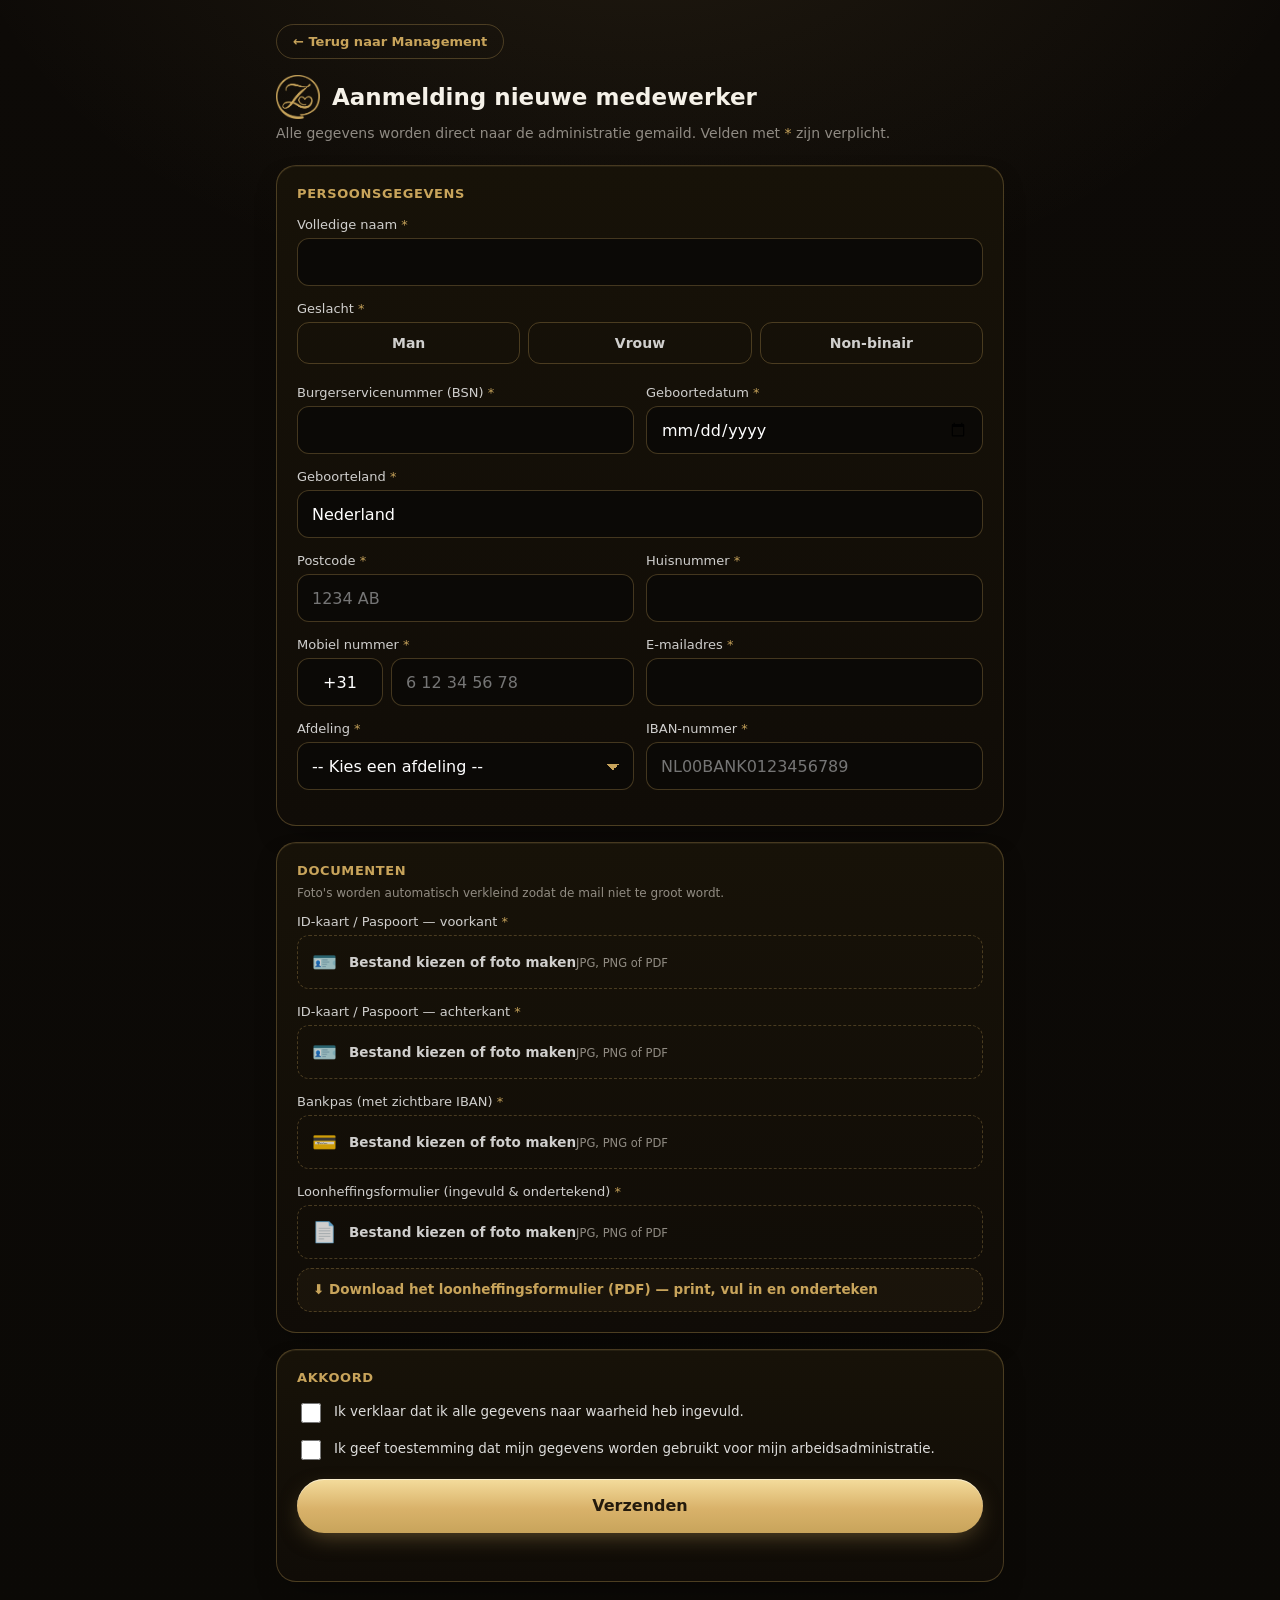
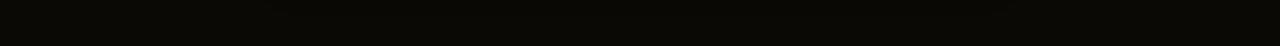
<file: management/nieuwe-medewerker.html>
<!DOCTYPE html>
<html lang="nl">
<head>
<meta charset="utf-8">
<meta name="viewport" content="width=device-width, initial-scale=1, viewport-fit=cover">
<title>Nieuwe medewerker</title>
<style>
:root{--gold:#c8a45b;--gold-bright:#f0d28a;--bg:#0b0906;--bg2:#120d08;--line:rgba(200,164,91,.3);--muted:rgba(245,241,232,.55);--grad-gold:linear-gradient(180deg,#f4dc9c 0%,#d9b26a 55%,#c8a45b 100%);--ease:cubic-bezier(.4,0,.2,1)}
*,*::before,*::after{box-sizing:border-box}
html,body{margin:0;background:radial-gradient(ellipse 90% 45% at 50% -8%, rgba(200,164,91,.10), transparent 60%),linear-gradient(180deg,#0d0a07,#0b0906);color:#f5f1e8;font-family:Inter,ui-sans-serif,system-ui,-apple-system,"Segoe UI",sans-serif;-webkit-font-smoothing:antialiased}
.wrap{max-width:760px;margin:0 auto;padding:24px 16px calc(48px + env(safe-area-inset-bottom))}

.backbtn{display:inline-block;border:1px solid var(--line);background:transparent;color:var(--gold);
  font-family:inherit;font-size:13px;font-weight:600;padding:9px 16px;border-radius:999px;cursor:pointer;
  margin-bottom:16px;text-decoration:none}
.backbtn:hover{background:#1a1a1a;border-color:var(--gold)}
.head{display:flex;align-items:center;gap:12px;margin-bottom:6px}
.head img{width:44px;height:44px;object-fit:contain}
h1{font-size:23px;font-weight:600;margin:0}
.sub{color:var(--muted);font-size:14px;margin:0 0 24px}

.card{border:1px solid var(--line);border-radius:20px;background:linear-gradient(180deg,#171208,#100c07);padding:20px;margin-bottom:16px;box-shadow:0 12px 30px -14px rgba(0,0,0,.6),inset 0 1px 0 rgba(240,210,138,.07)}
.card h2{font-size:13px;font-weight:700;margin:0 0 16px;color:var(--gold);
  text-transform:uppercase;letter-spacing:.6px}

.field{margin-bottom:15px}
.field:last-child{margin-bottom:0}
label{display:block;font-size:13px;color:rgba(255,255,255,.8);margin:0 0 6px;font-weight:500}
.req{color:var(--gold)}
input[type=text],input[type=date],input[type=tel],input[type=email],select{
  width:100%;min-height:48px;border:1px solid var(--line);border-radius:12px;background:var(--bg);color:#fff;
  font-size:16px;padding:0 14px;outline:none;font-family:inherit}
select{appearance:none;background-image:linear-gradient(45deg,transparent 50%,var(--gold) 50%),linear-gradient(135deg,var(--gold) 50%,transparent 50%);
  background-position:calc(100% - 20px) 21px,calc(100% - 14px) 21px;background-size:6px 6px,6px 6px;background-repeat:no-repeat;padding-right:40px}
input:focus,select:focus{border-color:var(--gold);box-shadow:0 0 0 4px rgba(200,164,91,.15),0 0 20px -8px rgba(200,164,91,.4)}
.row{display:flex;gap:12px;flex-wrap:wrap}
.row>.field{flex:1;min-width:150px}
.hint{font-size:12px;color:var(--muted);margin-top:5px}

/* radio's */
.radios{display:flex;gap:8px;flex-wrap:wrap}
.radio{flex:1;min-width:100px;position:relative}
.radio input{position:absolute;opacity:0;width:0;height:0}
.radio span{display:block;text-align:center;border:1px solid var(--line);border-radius:12px;padding:12px 8px;
  font-size:14px;font-weight:600;cursor:pointer;transition:all .15s ease}
.radio input:checked+span{background:var(--grad-gold);color:#241a0c;border-color:transparent;box-shadow:0 4px 12px -4px rgba(200,164,91,.5)}
.radio input:focus-visible+span{box-shadow:0 0 0 3px rgba(200,164,91,.3)}

/* uploads */
.upload{border:1px dashed var(--line);border-radius:12px;padding:14px;display:flex;align-items:center;gap:12px;
  cursor:pointer;transition:border-color .15s ease,background .15s ease}
.upload:hover{border-color:var(--gold);background:rgba(200,164,91,.05)}
.upload.filled{border-style:solid;border-color:var(--gold);background:rgba(200,164,91,.1);box-shadow:0 0 18px -8px rgba(200,164,91,.35)}
.upload input{display:none}
.upload .ico{font-size:20px;flex:0 0 auto}
.upload .txt{flex:1;min-width:0}
.upload .name{font-size:13.5px;font-weight:600;overflow:hidden;text-overflow:ellipsis;white-space:nowrap}
.upload .meta{font-size:11.5px;color:var(--muted);margin-top:2px}

/* akkoord */
.check{display:flex;align-items:flex-start;gap:10px;margin-bottom:12px}
.check input{width:20px;height:20px;accent-color:var(--gold);flex:0 0 auto;margin-top:2px}
.check label{margin:0;font-size:13.5px;line-height:1.5;color:rgba(255,255,255,.85)}

.btn{width:100%;min-height:54px;border:none;background:var(--grad-gold);color:#241a0c;
  border-radius:999px;font-size:16px;font-weight:800;cursor:pointer;font-family:inherit;margin-top:4px;box-shadow:0 8px 24px -8px rgba(200,164,91,.5),inset 0 1px 0 rgba(255,255,255,.5);transition:all .18s var(--ease)}
.btn:hover:not(:disabled){filter:brightness(1.06);transform:translateY(-1px)}
.btn:disabled{opacity:.5;cursor:not-allowed}
.msg{margin-top:14px;padding:14px 16px;border-radius:12px;font-size:14px;line-height:1.5;display:none}
.msg.err{display:block;background:rgba(255,107,107,.12);border:1px solid rgba(255,107,107,.45);color:#ff9b9b}
.msg.ok{display:block;background:rgba(200,164,91,.12);border:1px solid var(--gold);color:var(--gold)}
.progress{font-size:13px;color:var(--muted);text-align:center;margin-top:10px;min-height:18px}

#done{display:none;text-align:center;padding:40px 20px}
#done .big{font-size:48px;margin-bottom:12px}
#done h2{font-size:22px;margin:0 0 8px;color:var(--gold)}
#done p{color:var(--muted);font-size:14px;line-height:1.6;margin:0 0 20px}
#done button{min-height:48px;padding:0 24px;border:1px solid var(--gold);background:transparent;color:var(--gold);
  border-radius:24px;font-size:15px;font-weight:600;cursor:pointer;font-family:inherit}
.dlform{display:block;margin-top:9px;padding:11px 15px;border:1px dashed var(--line);border-radius:14px;
  color:var(--gold);font-size:13.5px;font-weight:600;text-decoration:none;line-height:1.45;
  background:rgba(200,164,91,.05);transition:all .18s var(--ease)}
.dlform:hover{border-color:var(--gold);background:rgba(200,164,91,.12)}
</style>
</head>
<body>
<div class="wrap">
  <div id="formView">
    <a class="backbtn" href="index.html">← Terug naar Management</a>
    <div class="head">
      <img src="../logo.png" alt="">
      <h1>Aanmelding nieuwe medewerker</h1>
    </div>
    <p class="sub">Alle gegevens worden direct naar de administratie gemaild. Velden met <span class="req">*</span> zijn verplicht.</p>

    <form id="signupForm" novalidate>
      <div class="card">
        <h2>Persoonsgegevens</h2>

        <div class="field">
          <label for="fullName">Volledige naam <span class="req">*</span></label>
          <input type="text" id="fullName" name="fullName" autocomplete="name" required>
        </div>

        <div class="field">
          <label>Geslacht <span class="req">*</span></label>
          <div class="radios">
            <label class="radio"><input type="radio" name="gender" value="Man"><span>Man</span></label>
            <label class="radio"><input type="radio" name="gender" value="Vrouw"><span>Vrouw</span></label>
            <label class="radio"><input type="radio" name="gender" value="Non-binair"><span>Non-binair</span></label>
          </div>
        </div>

        <div class="row">
          <div class="field">
            <label for="bsn">Burgerservicenummer (BSN) <span class="req">*</span></label>
            <input type="text" id="bsn" name="bsn" inputmode="numeric" required>
          </div>
          <div class="field">
            <label for="birthDate">Geboortedatum <span class="req">*</span></label>
            <input type="date" id="birthDate" name="birthDate" required>
          </div>
        </div>

        <div class="field">
          <label for="birthCountry">Geboorteland <span class="req">*</span></label>
          <input type="text" id="birthCountry" name="birthCountry" value="Nederland" required>
        </div>

        <div class="row">
          <div class="field">
            <label for="postcode">Postcode <span class="req">*</span></label>
            <input type="text" id="postcode" name="postcode" placeholder="1234 AB" required>
          </div>
          <div class="field">
            <label for="houseNumber">Huisnummer <span class="req">*</span></label>
            <input type="text" id="houseNumber" name="houseNumber" required>
          </div>
        </div>

        <div class="row">
          <div class="field">
            <label for="mobile">Mobiel nummer <span class="req">*</span></label>
            <div style="display:grid;grid-template-columns:86px 1fr;gap:8px">
              <input type="tel" id="landcode" value="+31" aria-label="Landcode" style="text-align:center">
              <input type="tel" id="mobile" name="mobile" placeholder="6 12 34 56 78" required>
            </div>
          </div>
          <div class="field">
            <label for="email">E-mailadres <span class="req">*</span></label>
            <input type="email" id="email" name="email" autocomplete="email" required>
          </div>
        </div>

        <div class="row">
          <div class="field">
            <label for="department">Afdeling <span class="req">*</span></label>
            <select id="department" name="department" required>
              <option value="">-- Kies een afdeling --</option>
              <option>Bediening</option>
              <option>Keuken</option>
              <option>Spoelkeuken</option>
              <option>Schoonmaak</option>
            </select>
          </div>
          <div class="field">
            <label for="iban">IBAN-nummer <span class="req">*</span></label>
            <input type="text" id="iban" name="iban" placeholder="NL00BANK0123456789" required>
          </div>
        </div>
      </div>

      <div class="card">
        <h2>Documenten</h2>
        <p class="hint" style="margin:-8px 0 14px">Foto's worden automatisch verkleind zodat de mail niet te groot wordt.</p>

        <div class="field">
          <label>ID-kaart / Paspoort — voorkant <span class="req">*</span></label>
          <label class="upload" data-for="id_front">
            <span class="ico">🪪</span>
            <span class="txt"><span class="name">Bestand kiezen of foto maken</span><span class="meta">JPG, PNG of PDF</span></span>
            <input type="file" id="id_front" accept=".jpg,.jpeg,.png,.pdf,image/*">
          </label>
        </div>

        <div class="field">
          <label>ID-kaart / Paspoort — achterkant <span class="req">*</span></label>
          <label class="upload" data-for="id_back">
            <span class="ico">🪪</span>
            <span class="txt"><span class="name">Bestand kiezen of foto maken</span><span class="meta">JPG, PNG of PDF</span></span>
            <input type="file" id="id_back" accept=".jpg,.jpeg,.png,.pdf,image/*">
          </label>
        </div>

        <div class="field">
          <label>Bankpas (met zichtbare IBAN) <span class="req">*</span></label>
          <label class="upload" data-for="bank_card">
            <span class="ico">💳</span>
            <span class="txt"><span class="name">Bestand kiezen of foto maken</span><span class="meta">JPG, PNG of PDF</span></span>
            <input type="file" id="bank_card" accept=".jpg,.jpeg,.png,.pdf,image/*">
          </label>
        </div>

        <div class="field">
          <label>Loonheffingsformulier (ingevuld &amp; ondertekend) <span class="req">*</span></label>
          <label class="upload" data-for="tax_form">
            <span class="ico">📄</span>
            <span class="txt"><span class="name">Bestand kiezen of foto maken</span><span class="meta">JPG, PNG of PDF</span></span>
            <input type="file" id="tax_form" accept=".jpg,.jpeg,.png,.pdf,image/*">
          </label>
          <a class="dlform" href="https://download.belastingdienst.nl/belastingdienst/docs/model_opgaaf_gegevens_loonheffingen_lh0082z12fol.pdf" target="_blank" rel="noopener">
            ⬇️ Download het loonheffingsformulier (PDF) — print, vul in en onderteken
          </a>
        </div>
      </div>

      <div class="card">
        <h2>Akkoord</h2>
        <div class="check">
          <input type="checkbox" id="confirm_correct">
          <label for="confirm_correct">Ik verklaar dat ik alle gegevens naar waarheid heb ingevuld.</label>
        </div>
        <div class="check">
          <input type="checkbox" id="confirm_privacy">
          <label for="confirm_privacy">Ik geef toestemming dat mijn gegevens worden gebruikt voor mijn arbeidsadministratie.</label>
        </div>

        <button type="submit" class="btn" id="submitBtn">Verzenden</button>
        <div class="progress" id="progress"></div>
        <div class="msg" id="msg"></div>
      </div>
    </form>
  </div>

  <div id="done">
    <div class="big">✅</div>
    <h2>Bedankt voor je aanmelding!</h2>
    <p>De gegevens en documenten zijn verstuurd naar de administratie.<br>Je hoeft verder niets te doen.</p>
    <button type="button" id="againBtn">Nog een medewerker aanmelden</button>
    <p style="margin-top:14px"><a class="backbtn" href="index.html">← Terug naar Management</a></p>
  </div>
</div>

<script>
(function(){
  // Apps Script dat de mail met bijlagen naar roermond@zusje.nl stuurt
  const SCRIPT_URL = "https://script.google.com/macros/s/AKfycbx6XXMHSoVzK_YWDLSq16mtLCgaiT5tpUDcjieL1RUgyUH71VGdkr2II8nqudqjcMYY/exec";

  const $ = id => document.getElementById(id);
  const form = $('signupForm'), btn = $('submitBtn'), msg = $('msg'), prog = $('progress');
  const FILES = ['id_front','id_back','bank_card','tax_form'];
  const MAX_DIM = 1600, JPEG_Q = 0.72, MAX_TOTAL = 18 * 1024 * 1024;

  // Bestandsnaam tonen zodra er iets gekozen is
  FILES.forEach(id=>{
    const input = $(id), box = input.closest('.upload');
    input.addEventListener('change', ()=>{
      const f = input.files && input.files[0];
      box.classList.toggle('filled', !!f);
      box.querySelector('.name').textContent = f ? f.name : 'Bestand kiezen of foto maken';
      box.querySelector('.meta').textContent = f ? (Math.round(f.size/1024) + ' KB') : 'JPG, PNG of PDF';
    });
  });

  function showMsg(type, html){ msg.className = 'msg ' + type; msg.innerHTML = html; }
  function clearMsg(){ msg.className = 'msg'; msg.innerHTML = ''; }

  // Afbeeldingen verkleinen zodat de mail binnen de limiet blijft (PDF blijft ongemoeid)
  function processFile(file){
    return new Promise((resolve, reject)=>{
      if(!file.type.startsWith('image/')){
        const r = new FileReader();
        r.onload = ()=> resolve({ data:(r.result+'').split(',')[1]||'', name:file.name, type:file.type||'application/octet-stream' });
        r.onerror = reject;
        r.readAsDataURL(file);
        return;
      }
      const r = new FileReader();
      r.onload = ()=>{
        const img = new Image();
        img.onload = ()=>{
          let {width:w, height:h} = img;
          const scale = Math.min(1, MAX_DIM/Math.max(w,h));
          w = Math.round(w*scale); h = Math.round(h*scale);
          const c = document.createElement('canvas');
          c.width = w; c.height = h;
          const ctx = c.getContext('2d');
          ctx.fillStyle = '#fff'; ctx.fillRect(0,0,w,h);
          ctx.drawImage(img, 0, 0, w, h);
          const dataUrl = c.toDataURL('image/jpeg', JPEG_Q);
          const base = file.name.replace(/\.[^.]+$/,'');
          resolve({ data:dataUrl.split(',')[1], name: base + '.jpg', type:'image/jpeg' });
        };
        img.onerror = reject;
        img.src = r.result;
      };
      r.onerror = reject;
      r.readAsDataURL(file);
    });
  }

  function validate(){
    const errors = [];
    const val = id => ($(id).value||'').trim();
    if(!val('fullName')) errors.push('Vul de volledige naam in.');
    if(!document.querySelector('input[name="gender"]:checked')) errors.push('Kies een geslacht.');
    if(!/^\d{8,9}$/.test(val('bsn').replace(/\s/g,''))) errors.push('Controleer het BSN (8 of 9 cijfers).');
    if(!val('birthDate')) errors.push('Vul de geboortedatum in.');
    if(!val('birthCountry')) errors.push('Vul het geboorteland in.');
    if(!val('postcode')) errors.push('Vul de postcode in.');
    if(!val('houseNumber')) errors.push('Vul het huisnummer in.');
    const landcode = val('landcode').replace(/\s/g,'') || '+31';
    let mobiel = val('mobile').replace(/\D/g,'');
    if(mobiel.startsWith('0')) mobiel = mobiel.slice(1);
    if(!/^\+\d{1,3}$/.test(landcode)) errors.push('Controleer de landcode (bijv. +31).');
    else if(landcode === '+31' && !/^6\d{8}$/.test(mobiel)) errors.push('Controleer het mobiele nummer (bijv. 6 12 34 56 78).');
    else if(landcode !== '+31' && !/^\d{6,12}$/.test(mobiel)) errors.push('Controleer het mobiele nummer.');
    if(!/^[^@\s]+@[^@\s]+\.[^@\s]+$/.test(val('email'))) errors.push('Controleer het e-mailadres.');
    if(!val('department')) errors.push('Kies een afdeling.');
    const iban = val('iban').toUpperCase().replace(/\s/g,'');
    if(!/^NL\d{2}[A-Z]{4}\d{10}$/.test(iban)) errors.push('Controleer de IBAN (bijv. NL00BANK0123456789).');
    FILES.forEach(id=>{ if(!$(id).files || !$(id).files.length) errors.push('Upload alle vier de documenten.'); });
    if(!$('confirm_correct').checked || !$('confirm_privacy').checked) errors.push('Zet beide vinkjes onderaan.');
    return [...new Set(errors)];
  }

  form.addEventListener('submit', async e=>{
    e.preventDefault();
    clearMsg();
    const errors = validate();
    if(errors.length){ showMsg('err', errors.join('<br>')); window.scrollTo({top:document.body.scrollHeight, behavior:'smooth'}); return; }

    btn.disabled = true; btn.textContent = 'Verzenden…';
    prog.textContent = 'Documenten voorbereiden…';
    try{
      const processed = {};
      let total = 0;
      for(let i=0;i<FILES.length;i++){
        const id = FILES[i];
        prog.textContent = 'Document ' + (i+1) + ' van ' + FILES.length + ' voorbereiden…';
        processed[id] = await processFile($(id).files[0]);
        total += (processed[id].data.length * 3) / 4;
      }
      if(total > MAX_TOTAL) throw new Error('De documenten zijn samen te groot (' + Math.round(total/1024/1024) + ' MB). Maak de fotos kleiner en probeer opnieuw.');

      // Telefoonnummer als één kopieerbaar internationaal nummer
      let mobiel = ($('mobile').value||'').replace(/\D/g,'');
      if(mobiel.startsWith('0')) mobiel = mobiel.slice(1);
      const telefoon = (($('landcode').value||'+31').replace(/\s/g,'')) + mobiel;
      // Geboortedatum als dd-mm-jjjj (direct kopieerbaar)
      const gd = ($('birthDate').value||'').split('-');
      const geboortedatum = gd.length === 3 ? gd[2] + '-' + gd[1] + '-' + gd[0] : $('birthDate').value;

      const velden = {};
      ['fullName','bsn','birthCountry','postcode','houseNumber','email','department','iban']
        .forEach(k => velden[k] = ($(k).value||'').trim());
      velden.birthDate = geboortedatum;
      velden.mobile = telefoon;
      velden.gender = document.querySelector('input[name="gender"]:checked').value;

      // Bijlagen: eerst wat het is, dan de naam van de medewerker
      const LABELS = { id_front:'ID voorkant', id_back:'ID achterkant', bank_card:'Bankpas', tax_form:'Loonheffingsformulier' };
      const files = FILES.map(id => {
        const ext = (processed[id].name.match(/\.[^.]+$/) || [''])[0];
        return { name: LABELS[id] + ' - ' + velden.fullName + ext, mime: processed[id].type, data: processed[id].data };
      });

      prog.textContent = 'Versturen naar de administratie…';
      const r = await fetch(SCRIPT_URL, { method:'POST', body: JSON.stringify({ type:'medewerker', velden, files }) });
      let ok = r.ok;
      try{ const j = await r.json(); ok = ok && j && j.ok !== false; }catch(_){}
      if(!ok) throw new Error('De administratie kon het formulier niet ontvangen.');

      $('formView').style.display = 'none';
      $('done').style.display = 'block';
      window.scrollTo({top:0});
    }catch(err){
      showMsg('err', (err && err.message) ? err.message : 'Er ging iets mis bij het verzenden. Probeer het opnieuw.');
    }finally{
      btn.disabled = false; btn.textContent = 'Verzenden'; prog.textContent = '';
    }
  });

  $('againBtn').addEventListener('click', ()=>{
    form.reset();
    FILES.forEach(id=>{
      const box = $(id).closest('.upload');
      box.classList.remove('filled');
      box.querySelector('.name').textContent = 'Bestand kiezen of foto maken';
      box.querySelector('.meta').textContent = 'JPG, PNG of PDF';
    });
    clearMsg();
    $('done').style.display = 'none';
    $('formView').style.display = 'block';
  });
})();
</script>
</body>
</html>
</file>
<file: labels/style.css>
/* ========================================================================
   KEUKEN LABELS — modern light theme, vibrant gradient accents
   ======================================================================== */

:root {
  /* Zusje huisstijl: donker + goud */
  --bg: #111111;
  --bg-elev: #171717;

  --surface: #161616;
  --surface-hi: #1d1d1d;
  --border: rgba(200, 164, 91, 0.35);
  --border-hi: rgba(200, 164, 91, 0.60);

  /* Primaire kleur: goud (voorheen blauw) */
  --blue: #c8a45b;
  --blue-hi: #d8b774;
  --blue-sky: #c8a45b;
  --blue-deep: #a8863f;

  /* Semantische accenten (datum-sticker knoppen) */
  --orange: #f0902f;
  --orange-hi: #f7a94e;
  --orange-deep: #b4611b;

  --emerald: #2fb37a;
  --rose: #f0556e;

  --grad-primary: linear-gradient(135deg, #a8863f 0%, #c8a45b 50%, #dcc084 100%);
  --grad-primary-hi: linear-gradient(135deg, #c8a45b 0%, #d8b774 50%, #e6cf98 100%);
  --grad-warm: linear-gradient(135deg, #c8a45b 0%, #f0902f 100%);

  --text: #ffffff;
  --text-dim: rgba(255, 255, 255, 0.66);
  --text-faint: rgba(255, 255, 255, 0.42);

  --shadow-xs: 0 1px 2px rgba(0, 0, 0, 0.4);
  --shadow-sm: 0 1px 3px rgba(0, 0, 0, 0.45), 0 1px 2px rgba(0, 0, 0, 0.35);
  --shadow-md: 0 6px 16px rgba(0, 0, 0, 0.5), 0 2px 4px rgba(0, 0, 0, 0.4);
  --shadow-lg: 0 22px 44px -12px rgba(0, 0, 0, 0.65), 0 4px 14px rgba(0, 0, 0, 0.5);
  --shadow-glow-primary: 0 18px 40px -14px rgba(200, 164, 91, 0.45),
                         0 6px 18px -8px rgba(200, 164, 91, 0.30);
  --shadow-glow-orange: 0 12px 28px -8px rgba(240, 144, 47, 0.40);

  --radius-sm: 10px;
  --radius: 16px;
  --radius-lg: 22px;
  --radius-xl: 28px;
}

* { box-sizing: border-box; -webkit-tap-highlight-color: transparent; }
html, body {
  margin: 0; padding: 0;
  min-height: 100vh;
  background: var(--bg);
  color: var(--text);
  font-family: 'Inter', -apple-system, BlinkMacSystemFont, 'Segoe UI', system-ui, sans-serif;
  font-feature-settings: 'cv02', 'cv03', 'cv04', 'cv11';
  -webkit-font-smoothing: antialiased;
  -moz-osx-font-smoothing: grayscale;
  font-size: 16px;
  overscroll-behavior: none;
  overflow-x: hidden;
}
body { padding-bottom: 60px; }

/* ===== Background: subtiele pastel orbs ===== */
body::before {
  content: '';
  position: fixed; inset: 0;
  background:
    radial-gradient(ellipse 700px 500px at 12% 5%, rgba(200, 164, 91, 0.10), transparent 60%),
    radial-gradient(ellipse 600px 450px at 88% 12%, rgba(249, 115, 22, 0.07), transparent 60%),
    radial-gradient(ellipse 800px 500px at 50% 100%, rgba(200,164,91, 0.08), transparent 60%);
  pointer-events: none;
  z-index: 0;
  animation: orbDrift 26s ease-in-out infinite alternate;
}
@keyframes orbDrift {
  0%   { transform: translate(0, 0) scale(1); }
  100% { transform: translate(2%, -1%) scale(1.04); }
}

.topbar, .view, .modal, .toast { position: relative; z-index: 2; }

/* ========================================================================
   TOPBAR
   ======================================================================== */
.topbar {
  position: sticky; top: 0; z-index: 50;
  display: flex; align-items: center; gap: 14px;
  flex-wrap: wrap;
  row-gap: 12px;
  padding: 14px 24px;
  background: rgba(17, 17, 17, 0.78);
  backdrop-filter: blur(20px) saturate(180%);
  -webkit-backdrop-filter: blur(20px) saturate(180%);
  border-bottom: 1px solid var(--border);
}

/* Logo / brand (links, klikbaar -> dropdown) */
.brand-wrap { position: relative; flex-shrink: 0; }
.brand {
  display: inline-flex; align-items: center; gap: 8px;
  background: transparent;
  border: 1.5px solid transparent;
  padding: 6px 12px 6px 8px;
  border-radius: 16px;
  cursor: pointer;
  color: var(--text);
  font-family: inherit;
  transition: all .18s ease;
}
.brand:hover { background: var(--surface-hi); border-color: var(--border); }
.brand[aria-expanded="true"] {
  background: var(--surface-hi);
  border-color: var(--border-hi);
  box-shadow: var(--shadow-sm);
}
.brand-logo {
  height: 64px;
  width: auto;
  max-width: 240px;
  display: block;
  object-fit: contain;
}
.brand-text {
  font-size: 24px;
  font-weight: 800;
  letter-spacing: -0.6px;
  background: var(--grad-primary);
  -webkit-background-clip: text;
  background-clip: text;
  color: transparent;
  padding: 0 4px;
}
.brand-caret {
  color: var(--text-dim);
  transition: transform .25s cubic-bezier(.2,.7,.3,1), color .15s;
}
.brand:hover .brand-caret { color: var(--text); }
.brand[aria-expanded="true"] .brand-caret { transform: rotate(180deg); color: var(--blue); }

/* Dropdown */
.view-dropdown {
  position: absolute;
  top: calc(100% + 10px);
  left: 0;
  background: var(--bg-elev);
  border: 1px solid var(--border);
  border-radius: 18px;
  box-shadow: var(--shadow-lg);
  padding: 8px;
  min-width: 280px;
  display: flex; flex-direction: column; gap: 4px;
  z-index: 100;
  animation: dropdownIn .18s cubic-bezier(.2,.7,.3,1);
}
.view-dropdown.hidden { display: none; }
@keyframes dropdownIn {
  from { opacity: 0; transform: translateY(-8px) scale(.97); }
  to   { opacity: 1; transform: translateY(0) scale(1); }
}
.view-option {
  appearance: none;
  background: transparent;
  border: none;
  padding: 12px 14px;
  border-radius: 12px;
  font-family: inherit;
  font-size: 14px;
  color: var(--text);
  cursor: pointer;
  text-align: left;
  display: flex; align-items: center; gap: 12px;
  transition: all .12s ease;
}
.view-option:hover { background: var(--bg); }
.view-option svg { color: var(--text-dim); flex-shrink: 0; transition: color .12s; }
.view-option:hover svg { color: var(--blue); }
.view-option.active {
  background: var(--grad-primary);
  color: white;
  box-shadow: 0 8px 20px -8px rgba(200, 164, 91, 0.55);
}
.view-option.active svg { color: white; }
.view-option-text { display: flex; flex-direction: column; gap: 2px; }
.view-option-name { font-weight: 700; font-size: 14px; }
.view-option-sub {
  font-size: 11px;
  font-weight: 500;
  color: var(--text-dim);
  letter-spacing: 0.1px;
}
.view-option.active .view-option-sub { color: rgba(255, 255, 255, 0.85); }

/* Printer status */
.printer-pill {
  margin-left: auto;
  display: inline-flex; align-items: center; gap: 8px;
  padding: 8px 14px;
  border-radius: 999px;
  background: var(--surface-hi);
  border: 1px solid var(--border);
  font-size: 12px;
  font-weight: 600;
  color: var(--text-dim);
  box-shadow: var(--shadow-xs);
}
.printer-pill .dot {
  width: 8px; height: 8px; border-radius: 50%;
  background: var(--text-faint);
  transition: all .25s;
}
.printer-pill.ok    { color: var(--emerald); border-color: rgba(5, 150, 105, 0.3); }
.printer-pill.ok .dot    { background: var(--emerald); box-shadow: 0 0 10px rgba(5, 150, 105, 0.6); }
.printer-pill.error { color: var(--rose); border-color: rgba(225, 29, 72, 0.3); }
.printer-pill.error .dot { background: var(--rose); box-shadow: 0 0 10px rgba(225, 29, 72, 0.6); }

/* ========================================================================
   DATE CLUSTER (Geopend · Uitgehaald · Vandaag · ×N)
   Altijd op één rij, neemt volledige breedte van de topbar in,
   knoppen schalen proportioneel mee met de pagina-breedte.
   ======================================================================== */
.date-cluster {
  display: flex;
  align-items: stretch;
  gap: 8px;
  flex-basis: 100%;       /* dwingt naar eigen rij in topbar */
  width: 100%;
  margin-left: 0;
}
/* Proportionele verdeling: vandaag-hero is de breedste, × is de smalste */
.date-cluster > * {
  flex: 1 1 0;
  min-width: 0;            /* mag onder content-breedte krimpen */
}
.date-cluster .date-hero {
  flex: 1.8 1 0;
}
.date-cluster .date-side-right {
  flex: 0.55 1 0;
}

/* Flankerende knoppen (Uitgehaald links, × rechts) */
.date-side {
  display: flex; flex-direction: column;
  align-items: center; justify-content: center;
  border: none;
  border-radius: 999px;
  cursor: pointer;
  font-family: inherit;
  padding: 8px 18px;
  min-height: 64px;
  font-weight: 700;
  line-height: 1.05;
  position: relative;
  overflow: hidden;
  transition: transform .2s cubic-bezier(.2,.7,.3,1), box-shadow .25s ease, filter .2s;
}
.date-side:hover { transform: translateY(-2px); }
.date-side:active { transform: scale(0.96); }
.date-side.printing { opacity: 0.7; pointer-events: none; }
.date-side.flash { animation: heroFlash 1s ease; }

/* Links-1: Geopend — groen frisser */
.date-side-geopend {
  background: linear-gradient(135deg, #10b981 0%, #34d399 100%);
  color: white;
  box-shadow: 0 14px 30px -12px rgba(16, 185, 129, 0.55),
              0 4px 14px -6px rgba(16, 185, 129, 0.35),
              inset 0 1px 0 rgba(255, 255, 255, 0.18);
}
.date-side-geopend:hover {
  background: linear-gradient(135deg, #34d399 0%, #6ee7b7 100%);
  box-shadow: 0 18px 40px -12px rgba(16, 185, 129, 0.65),
              0 6px 18px -6px rgba(16, 185, 129, 0.45);
}

/* Links-2: Uitgehaald — oranje warm */
.date-side-left {
  background: linear-gradient(135deg, #f97316 0%, #fb923c 100%);
  color: white;
  box-shadow: 0 14px 30px -12px rgba(249, 115, 22, 0.55),
              0 4px 14px -6px rgba(249, 115, 22, 0.35),
              inset 0 1px 0 rgba(255, 255, 255, 0.18);
}
.date-side-left:hover {
  background: linear-gradient(135deg, #fb923c 0%, #fdba74 100%);
  box-shadow: 0 18px 40px -12px rgba(249, 115, 22, 0.65),
              0 6px 18px -6px rgba(249, 115, 22, 0.45);
}

/* Tekst-styling voor beide linker zij-knoppen — fluide met viewport */
.date-side-left .side-top,
.date-side-geopend .side-top {
  font-size: clamp(9px, 1.3vw, 11px);
  font-weight: 800;
  letter-spacing: clamp(0.8px, 0.15vw, 1.6px);
  white-space: nowrap;
}
.date-side-left .side-bot,
.date-side-geopend .side-bot {
  font-size: clamp(10px, 1.5vw, 13px);
  font-weight: 600;
  opacity: 0.9;
  margin-top: 2px;
  white-space: nowrap;
}
.date-side { padding: 8px 12px; }
.date-side-right { padding: 8px 10px; min-width: 0; }
.date-side-right .multi-x {
  font-size: clamp(20px, 2.8vw, 28px);
}
.date-side-right .multi-label {
  font-size: clamp(7px, 1vw, 9px);
  letter-spacing: clamp(0.6px, 0.15vw, 1.4px);
}

/* Rechts: × multi — donker met goud accent */
.date-side-right {
  background: #242424;
  border: 1px solid var(--border);
  color: white;
  min-width: 64px;
  padding: 8px 14px;
  box-shadow: 0 10px 24px -12px rgba(0, 0, 0, 0.6),
              inset 0 1px 0 rgba(255, 255, 255, 0.08);
}
.date-side-right:hover {
  background: #2e2e2e;
  box-shadow: 0 14px 30px -12px rgba(15, 23, 42, 0.6),
              0 0 0 3px rgba(200, 164, 91, 0.2);
}
.date-side-right .multi-x {
  font-size: 28px;
  font-weight: 800;
  line-height: 1;
  color: var(--blue-sky);
}
.date-side-right .multi-label {
  font-size: 9px;
  font-weight: 700;
  letter-spacing: 1.4px;
  text-transform: uppercase;
  opacity: 0.7;
  margin-top: 2px;
}
/* "Armed" state: aantal geladen, wacht op volgende knop-tik */
.date-side-right.armed {
  background: var(--grad-primary);
  animation: armedPulse 1.6s ease-in-out infinite;
}
.date-side-right.armed .multi-x {
  font-size: 22px;
  color: white;
}
.date-side-right.armed .multi-label {
  opacity: 1;
  color: var(--blue-sky);
}
@keyframes armedPulse {
  0%, 100% { box-shadow: 0 0 0 0 rgba(200, 164, 91, 0.6),
                          0 14px 30px -12px rgba(200, 164, 91, 0.6); }
  50% { box-shadow: 0 0 0 8px rgba(200, 164, 91, 0),
                    0 14px 30px -12px rgba(200, 164, 91, 0.8); }
}

/* Multiplier banner (verschijnt onder topbar als modus actief is) */
.multi-banner {
  position: sticky;
  top: 0;
  z-index: 49;
  display: flex;
  align-items: center;
  gap: 12px;
  padding: 10px 18px;
  background: var(--grad-primary);
  color: white;
  border-bottom: 1px solid rgba(255,255,255,0.15);
  box-shadow: 0 6px 18px -8px rgba(200, 164, 91, 0.6);
  font-weight: 600;
  animation: bannerSlide .2s ease;
}
.multi-banner.hidden { display: none; }
@keyframes bannerSlide {
  from { transform: translateY(-100%); opacity: 0; }
  to { transform: translateY(0); opacity: 1; }
}
.multi-banner-count {
  font-size: 22px;
  font-weight: 800;
  background: rgba(255,255,255,0.2);
  padding: 4px 12px;
  border-radius: 999px;
  flex-shrink: 0;
}
.multi-banner-text {
  flex: 1;
  font-size: 14px;
}
.multi-banner-text strong { font-weight: 800; }
.multi-banner-cancel {
  appearance: none;
  background: rgba(255,255,255,0.15);
  border: 1px solid rgba(255,255,255,0.25);
  color: white;
  width: 32px; height: 32px;
  border-radius: 50%;
  font-size: 18px;
  font-weight: 800;
  cursor: pointer;
  font-family: inherit;
  flex-shrink: 0;
  transition: all .15s ease;
}
.multi-banner-cancel:hover {
  background: rgba(255,255,255,0.25);
  transform: scale(1.05);
}

/* ========================================================================
   DATE HERO BUTTON (midden)
   ======================================================================== */
.date-hero {
  display: flex;
  align-items: center;
  justify-content: center;       /* text + icoon als groep gecentreerd */
  gap: clamp(8px, 1.2vw, 14px);
  padding: 10px clamp(12px, 1.6vw, 18px);
  border: none;
  border-radius: 999px;
  background: var(--grad-primary);
  color: white;
  cursor: pointer;
  font-family: inherit;
  position: relative;
  overflow: hidden;
  min-height: 64px;
  box-shadow: var(--shadow-glow-primary), inset 0 1px 0 rgba(255, 255, 255, 0.15);
  transition: transform .25s cubic-bezier(.2,.7,.3,1), box-shadow .3s ease, background .3s ease;
  margin: 0;
  min-width: 0;
}
.date-hero::before {
  content: '';
  position: absolute;
  inset: 0;
  background:
    radial-gradient(circle 120px at 15% 50%, rgba(255,255,255,0.22), transparent 60%);
  pointer-events: none;
}
.date-hero::after {
  content: '';
  position: absolute;
  inset: 0;
  background: linear-gradient(115deg, transparent 35%, rgba(255,255,255,0.3) 50%, transparent 65%);
  transform: translateX(-110%);
  transition: transform .8s ease;
  pointer-events: none;
}
.date-hero:hover {
  transform: translateY(-2px);
  background: var(--grad-primary-hi);
  box-shadow:
    0 26px 50px -16px rgba(200, 164, 91, 0.6),
    0 12px 28px -10px rgba(200,164,91, 0.5),
    inset 0 1px 0 rgba(255, 255, 255, 0.2);
}
.date-hero:hover::after { transform: translateX(110%); }
.date-hero:active { transform: scale(0.97); }
.date-hero.printing { opacity: 0.75; pointer-events: none; }
.date-hero.flash { animation: heroFlash 1s ease; }
@keyframes heroFlash {
  0%   { transform: scale(1); }
  35%  { transform: scale(1.04);
         box-shadow: 0 0 0 8px rgba(99,102,241,0.18),
                     0 26px 50px -16px rgba(200, 164, 91, 0.65),
                     0 12px 28px -10px rgba(200,164,91, 0.5); }
  100% { transform: scale(1); }
}

.date-hero-content {
  position: relative; z-index: 1; line-height: 1.1;
  min-width: 0;
  flex: 0 1 auto;          /* alleen zo breed als nodig, mag krimpen */
  text-align: center;       /* tekst binnen content-blok centreren */
  overflow: hidden;
}
.date-hero-label {
  font-size: clamp(8px, 1vw, 10px);
  font-weight: 800;
  letter-spacing: clamp(1.2px, 0.2vw, 2.2px);
  opacity: 0.8;
  margin-bottom: 4px;
  white-space: nowrap;
}
.date-hero-date {
  font-size: clamp(14px, 2.1vw, 19px);
  font-weight: 800;
  letter-spacing: -0.4px;
  margin-bottom: 2px;
  white-space: nowrap;
  overflow: hidden;
  text-overflow: ellipsis;
}
.date-hero-sub {
  font-size: clamp(10px, 1.3vw, 13px);
  font-weight: 600;
  opacity: 0.9;
  text-transform: capitalize;
  white-space: nowrap;
  overflow: hidden;
  text-overflow: ellipsis;
}

.date-hero-icon {
  position: relative; z-index: 1;
  width: clamp(36px, 4.5vw, 50px);
  height: clamp(36px, 4.5vw, 50px);
  border-radius: 50%;
  background: rgba(255, 255, 255, 0.22);
  backdrop-filter: blur(10px);
  display: flex; align-items: center; justify-content: center;
  flex-shrink: 0;
  transition: transform .3s cubic-bezier(.2,.7,.3,1);
  box-shadow: inset 0 1px 0 rgba(255,255,255,0.3);
}
.date-hero-icon svg {
  width: clamp(18px, 2.3vw, 26px);
  height: clamp(18px, 2.3vw, 26px);
}
.date-hero:hover .date-hero-icon { transform: rotate(-10deg) scale(1.08); }

/* ========================================================================
   VIEWS
   ======================================================================== */
.view { display: none; padding: 28px 24px; max-width: 1280px; margin: 0 auto; }
.view.active { display: block; animation: viewIn .3s ease; }
@keyframes viewIn {
  from { opacity: 0; transform: translateY(6px); }
  to   { opacity: 1; transform: translateY(0); }
}

/* ========================================================================
   TOOLBAR (search + categories)
   ======================================================================== */
.toolbar {
  display: flex; flex-direction: column; gap: 14px;
  margin-bottom: 24px;
}
.search {
  width: 100%;
  height: 56px;
  padding: 0 22px;
  background: var(--surface-hi);
  border: 1px solid var(--border);
  border-radius: var(--radius);
  color: var(--text);
  font-size: 15px;
  font-family: inherit;
  outline: none;
  box-shadow: var(--shadow-xs);
  transition: all .2s ease;
}
.search:focus {
  border-color: var(--blue);
  box-shadow: 0 0 0 4px rgba(200, 164, 91, 0.15), var(--shadow-sm);
}
.search::placeholder { color: var(--text-faint); }

/* === ALFABET-BALK === */
.alphabet {
  display: flex;
  flex-wrap: wrap;
  gap: 4px;
  padding: 2px 0;
}
.alpha {
  flex: 0 0 auto;
  appearance: none;
  background: var(--surface-hi);
  border: 1px solid var(--border);
  color: var(--text-dim);
  min-width: 38px;
  height: 42px;
  padding: 0 8px;
  border-radius: 12px;
  font-size: 14px;
  font-weight: 700;
  cursor: pointer;
  font-family: inherit;
  box-shadow: var(--shadow-xs);
  transition: all .15s ease;
}
.alpha:hover:not(:disabled) { color: var(--text); border-color: var(--border-hi); transform: translateY(-1px); }
.alpha.active {
  background: var(--grad-primary);
  color: white;
  border-color: transparent;
  box-shadow: 0 6px 16px -4px rgba(200, 164, 91, 0.5);
}
.alpha:disabled { opacity: 0.3; cursor: not-allowed; }
.alpha.all { padding: 0 16px; min-width: auto; }

/* ========================================================================
   PRODUCT GRID
   ======================================================================== */
.grid {
  display: grid;
  grid-template-columns: repeat(auto-fill, minmax(220px, 1fr));
  gap: 16px;
}
.card {
  appearance: none;
  background: var(--bg-elev);
  border: 1px solid var(--border);
  border-radius: var(--radius-lg);
  padding: 22px 20px;
  min-height: 150px;
  display: flex; flex-direction: column; justify-content: space-between;
  cursor: pointer;
  text-align: left;
  color: var(--text);
  font-family: inherit;
  position: relative;
  overflow: hidden;
  box-shadow: var(--shadow-sm);
  transition: transform .25s cubic-bezier(.2,.7,.3,1),
              border-color .2s, box-shadow .25s, background .3s;
}
.card:hover {
  border-color: var(--border-hi);
  transform: translateY(-3px);
  box-shadow: var(--shadow-lg);
}
.card .name {
  font-size: 17px; font-weight: 700;
  line-height: 1.3;
  margin-bottom: 8px;
  letter-spacing: -0.2px;
  color: var(--text);
}
.card .meta {
  font-size: 13px;
  color: var(--text-dim);
  font-weight: 500;
}
.card .cat {
  display: inline-block;
  margin-top: 12px;
  font-size: 10px;
  font-weight: 700;
  letter-spacing: 1.2px;
  text-transform: uppercase;
  padding: 5px 10px;
  border-radius: 7px;
  background: rgba(249, 115, 22, 0.08);
  color: var(--orange);
  border: 1px solid rgba(249, 115, 22, 0.2);
  align-self: flex-start;
}

/* Allergen chips op product cards */
.card .allergens {
  display: flex; flex-wrap: wrap; gap: 4px;
  margin-top: 10px;
}
.card .a-chip {
  font-size: 10px;
  font-weight: 700;
  padding: 3px 8px;
  border-radius: 6px;
  background: rgba(249, 115, 22, 0.1);
  color: var(--orange-deep);
  border: 1px solid rgba(249, 115, 22, 0.25);
  letter-spacing: 0.2px;
}
.card .a-chip.sporen {
  background: rgba(251, 191, 36, 0.12);
  color: #92400e;
  border-color: rgba(251, 191, 36, 0.35);
}
.card .a-chip.more {
  background: transparent;
  border-color: var(--border-hi);
  color: var(--text-dim);
}
.card.flash .allergens .a-chip {
  background: rgba(255,255,255,0.22);
  color: white;
  border-color: rgba(255,255,255,0.35);
}
.card.flash {
  background: var(--grad-primary);
  border-color: transparent;
  color: white;
  box-shadow: 0 18px 45px -14px rgba(200, 164, 91, 0.55);
}
.card.flash .name { color: white; }
.card.flash .meta, .card.flash .cat {
  color: white;
  background: rgba(255,255,255,0.22);
  border-color: rgba(255,255,255,0.35);
}
.card.printing { opacity: 0.55; pointer-events: none; }
.card.printing::after {
  content: '';
  position: absolute; inset: 0;
  background: repeating-linear-gradient(115deg,
    transparent 0, transparent 40px,
    rgba(15,23,42,0.04) 40px, rgba(15,23,42,0.04) 80px);
  animation: stripe 1s linear infinite;
}
@keyframes stripe {
  from { background-position: 0 0; }
  to   { background-position: 80px 0; }
}

.empty {
  text-align: center;
  color: var(--text-dim);
  padding: 60px 20px;
  font-size: 15px;
}
.hidden { display: none !important; }

/* ========================================================================
   MANAGE
   ======================================================================== */
.manage-section { margin-bottom: 36px; }
.section-head {
  display: flex; align-items: center; justify-content: space-between;
  margin-bottom: 16px;
}
.section-head h2 {
  margin: 0;
  font-size: 24px;
  font-weight: 800;
  letter-spacing: -0.5px;
  color: var(--text);
}

.list { display: flex; flex-direction: column; gap: 10px; }
.row {
  background: var(--bg-elev);
  border: 1px solid var(--border);
  border-radius: var(--radius);
  padding: 16px 18px;
  display: flex; align-items: center; gap: 14px;
  min-height: 64px;
  box-shadow: var(--shadow-xs);
  transition: all .2s ease;
}
.row:hover { border-color: var(--border-hi); box-shadow: var(--shadow-sm); }
.row .info { flex: 1; min-width: 0; }
.row .info .name { font-size: 15px; font-weight: 600; letter-spacing: -0.2px; color: var(--text); }
.row .info .sub { font-size: 12px; color: var(--text-dim); margin-top: 3px; }
.row .info .sub .extra-tag {
  color: var(--orange-deep);
  font-weight: 600;
  font-style: italic;
}
.row-actions { display: flex; gap: 6px; flex-shrink: 0; }

/* ========================================================================
   BUTTONS
   ======================================================================== */
.btn {
  appearance: none;
  border-radius: 999px;
  padding: 12px 22px;
  font-size: 14px;
  font-weight: 600;
  cursor: pointer;
  border: 1px solid transparent;
  font-family: inherit;
  min-height: 46px;
  transition: all .2s ease;
}
.btn-primary {
  background: var(--grad-primary);
  color: white;
  box-shadow: 0 8px 20px -6px rgba(200, 164, 91, 0.45);
}
.btn-primary:hover {
  background: var(--grad-primary-hi);
  transform: translateY(-1px);
  box-shadow: 0 12px 26px -6px rgba(200, 164, 91, 0.55);
}
.btn-primary:active { transform: scale(0.97); }
.btn-ghost {
  background: var(--surface-hi);
  color: var(--text);
  border-color: var(--border);
  box-shadow: var(--shadow-xs);
}
.btn-ghost:hover { border-color: var(--border-hi); box-shadow: var(--shadow-sm); }
.btn-danger {
  background: rgba(225, 29, 72, 0.06);
  color: var(--rose);
  border-color: rgba(225, 29, 72, 0.25);
}
.btn-danger:hover { background: rgba(225, 29, 72, 0.12); border-color: rgba(225, 29, 72, 0.4); }
.btn-sm { padding: 8px 14px; font-size: 12px; min-height: 36px; }

/* ========================================================================
   TOAST
   ======================================================================== */
.toast {
  position: fixed;
  left: 50%; bottom: 28px;
  transform: translateX(-50%) translateY(50px);
  background: var(--bg-elev);
  border: 1px solid var(--border-hi);
  color: var(--text);
  padding: 14px 24px;
  border-radius: 999px;
  font-size: 14px;
  font-weight: 600;
  opacity: 0;
  pointer-events: none;
  transition: all .3s cubic-bezier(.2,.7,.3,1);
  z-index: 100;
  max-width: 92vw;
  text-align: center;
  box-shadow: var(--shadow-lg);
}
.toast.show { opacity: 1; transform: translateX(-50%) translateY(0); }
.toast.ok    { border-color: rgba(5, 150, 105, 0.4); color: var(--emerald);
               box-shadow: 0 18px 40px -10px rgba(5, 150, 105, 0.25), var(--shadow-md); }
.toast.error { border-color: rgba(225, 29, 72, 0.4); color: var(--rose);
               box-shadow: 0 18px 40px -10px rgba(225, 29, 72, 0.25), var(--shadow-md); }

/* ========================================================================
   MODAL
   ======================================================================== */
.modal {
  position: fixed; inset: 0;
  background: rgba(15, 23, 42, 0.35);
  backdrop-filter: blur(8px);
  display: flex; align-items: center; justify-content: center;
  z-index: 200;
  padding: 20px;
  animation: fadeIn .2s ease;
}
@keyframes fadeIn { from { opacity: 0; } to { opacity: 1; } }
.modal.hidden { display: none; }
.modal-card {
  background: var(--bg-elev);
  border: 1px solid var(--border);
  border-radius: var(--radius-xl);
  padding: 28px;
  width: 100%;
  max-width: 440px;
  display: flex; flex-direction: column; gap: 16px;
  box-shadow: 0 30px 60px -10px rgba(15, 23, 42, 0.25);
  animation: popIn .25s cubic-bezier(.2,.7,.3,1);
  max-height: 92vh;
  overflow-y: auto;
}
.modal-card-lg { max-width: 560px; }

/* Allergen grid in modal */
.allergen-grid {
  display: grid;
  grid-template-columns: repeat(auto-fill, minmax(110px, 1fr));
  gap: 6px;
  margin-top: 6px;
}
.allergen-toggle {
  appearance: none;
  background: var(--bg);
  border: 1.5px solid var(--border);
  color: var(--text);
  padding: 10px 12px;
  border-radius: 10px;
  font-size: 13px;
  font-weight: 600;
  font-family: inherit;
  cursor: pointer;
  text-align: left;
  position: relative;
  text-transform: none;
  letter-spacing: normal;
  transition: all .15s ease;
  display: flex; align-items: center; justify-content: space-between; gap: 6px;
  min-height: 44px;
}
.allergen-toggle:hover { border-color: var(--border-hi); }
.allergen-toggle .state {
  font-size: 9px;
  font-weight: 800;
  letter-spacing: 0.8px;
  padding: 2px 6px;
  border-radius: 4px;
  text-transform: uppercase;
}
/* state-0: niet aanwezig — default look (geen state-pill zichtbaar) */
.allergen-toggle[data-state="0"] .state { display: none; }
/* state-3: bevat — oranje */
.allergen-toggle[data-state="3"] {
  background: rgba(240, 144, 47, 0.16);
  border-color: var(--orange);
  color: var(--orange-hi);
}
.allergen-toggle[data-state="3"] .state {
  background: var(--orange);
  color: white;
}
/* state-2: sporen — geel/amber */
.allergen-toggle[data-state="2"] {
  background: rgba(245, 158, 11, 0.16);
  border-color: #f59e0b;
  color: #f7c765;
}
.allergen-toggle[data-state="2"] .state {
  background: #f59e0b;
  color: white;
}
/* state-1: onbekend — grijs */
.allergen-toggle[data-state="1"] {
  background: rgba(156, 163, 175, 0.16);
  border-color: #9ca3af;
  color: rgba(255, 255, 255, 0.75);
}
.allergen-toggle[data-state="1"] .state {
  background: #9ca3af;
  color: white;
}

/* Quantity-picker in multi-print modal */
.modal-sub {
  margin: -8px 0 0;
  font-size: 13px;
  color: var(--text-dim);
  line-height: 1.4;
}
.qty-quick {
  display: flex; gap: 8px;
  margin-top: 4px;
}
.qty-quick button {
  flex: 1;
  appearance: none;
  background: var(--bg);
  border: 1.5px solid var(--border);
  color: var(--text);
  border-radius: 14px;
  padding: 16px 0;
  font-size: 20px;
  font-weight: 800;
  font-family: inherit;
  cursor: pointer;
  transition: all .15s ease;
  min-height: 56px;
}
.qty-quick button:hover { border-color: var(--border-hi); }
.qty-quick button.active {
  background: var(--grad-primary);
  color: white;
  border-color: transparent;
  box-shadow: 0 8px 22px -6px rgba(200, 164, 91, 0.55);
  transform: translateY(-1px);
}

/* ========================================================================
   CONTROLE-LIJST view
   ======================================================================== */
.check-head { margin-bottom: 16px; }
.check-head h2 {
  margin: 0 0 4px 0;
  font-size: 24px; font-weight: 800;
  letter-spacing: -0.5px;
}
.check-sub {
  margin: 0;
  font-size: 14px;
  color: var(--text-dim);
}
.check-days {
  margin-bottom: 16px;
}
.check-days button {
  flex: 1;
  min-width: 0;
  padding: 12px 4px;
  font-size: 14px;
  line-height: 1.15;
  min-height: 64px;
}
.check-days .quick-sub {
  font-size: 10px;
  font-weight: 600;
  opacity: 0.7;
  letter-spacing: 0.3px;
}
.check-date-info {
  margin: 0 0 16px;
  padding: 12px 16px;
  background: rgba(200, 164, 91, 0.06);
  border: 1px solid rgba(200, 164, 91, 0.2);
  border-radius: 12px;
  font-size: 13px;
  color: var(--text);
  font-weight: 600;
}
.check-date-info .count {
  color: var(--blue);
  font-weight: 700;
}
.check-row .count-badge {
  display: inline-flex;
  align-items: center;
  justify-content: center;
  min-width: 28px;
  height: 28px;
  padding: 0 8px;
  border-radius: 999px;
  background: var(--grad-primary);
  color: white;
  font-size: 13px;
  font-weight: 800;
  flex-shrink: 0;
}
.check-row .times-info {
  font-size: 11px;
  color: var(--text-faint);
  margin-top: 2px;
  font-weight: 500;
}
.check-row .allergen-mini {
  font-size: 11px;
  color: var(--orange-deep);
  font-weight: 600;
  margin-top: 4px;
}

/* Count pill in section header */
.count-pill {
  display: inline-block;
  font-size: 13px;
  font-weight: 600;
  color: var(--text-dim);
  background: var(--surface-hi);
  border: 1px solid var(--border);
  border-radius: 999px;
  padding: 3px 12px;
  margin-left: 8px;
  vertical-align: middle;
}
@keyframes popIn {
  from { opacity: 0; transform: scale(.96) translateY(10px); }
  to   { opacity: 1; transform: scale(1) translateY(0); }
}
.modal-card h3 {
  margin: 0 0 4px 0;
  font-size: 22px;
  font-weight: 800;
  letter-spacing: -0.5px;
  background: var(--grad-primary);
  -webkit-background-clip: text;
  background-clip: text;
  color: transparent;
}
.modal-card label {
  display: flex; flex-direction: column; gap: 8px;
  font-size: 11px;
  font-weight: 700;
  color: var(--text-dim);
  letter-spacing: 0.6px;
  text-transform: uppercase;
}
.modal-card .label-hint {
  font-weight: 500;
  letter-spacing: 0.2px;
  text-transform: none;
  color: var(--text-faint);
  margin-left: 4px;
}
.modal-card input, .modal-card select {
  background: var(--bg);
  border: 1px solid var(--border);
  color: var(--text);
  padding: 0 16px;
  height: 52px;
  border-radius: var(--radius);
  font-size: 15px;
  font-family: inherit;
  font-weight: 500;
  outline: none;
  text-transform: none;
  letter-spacing: normal;
  transition: all .2s ease;
}
.modal-card input:focus, .modal-card select:focus {
  border-color: var(--blue);
  background: var(--surface-hi);
  box-shadow: 0 0 0 4px rgba(200, 164, 91, 0.15);
}
.modal-actions {
  display: flex; gap: 10px; justify-content: flex-end;
  margin-top: 8px;
}

/* ========================================================================
   RESPONSIVE
   ======================================================================== */
@media (min-width: 720px) {
  .toolbar { flex-direction: row; align-items: center; }
  .search { max-width: 380px; }
}

/* Tablet / smaller desktop: laat topbar wrappen */
@media (max-width: 900px) {
  .topbar { flex-wrap: wrap; padding: 12px 16px; row-gap: 10px; }
}

@media (max-width: 600px) {
  .topbar { padding: 12px 14px; gap: 10px; }
  .brand-logo { height: 48px; max-width: 180px; }
  .brand-text { font-size: 20px; }
  .brand { padding: 4px 10px 4px 6px; gap: 6px; }
  .brand-caret { width: 16px; height: 16px; }
  .printer-pill .label { display: none; }
  .printer-pill { padding: 8px 10px; }
  .view-dropdown { min-width: 240px; }

  .date-cluster { gap: 6px; }
  .date-side { min-height: 56px; padding: 6px 10px; }
  .date-hero { min-height: 56px; padding: 8px 12px; gap: 8px; }

  .view { padding: 20px 16px; }
  .grid { grid-template-columns: repeat(2, 1fr); gap: 12px; }
  .card { padding: 18px 16px; min-height: 130px; }
  .card .name { font-size: 16px; }

  .section-head h2 { font-size: 20px; }
}
</file>
